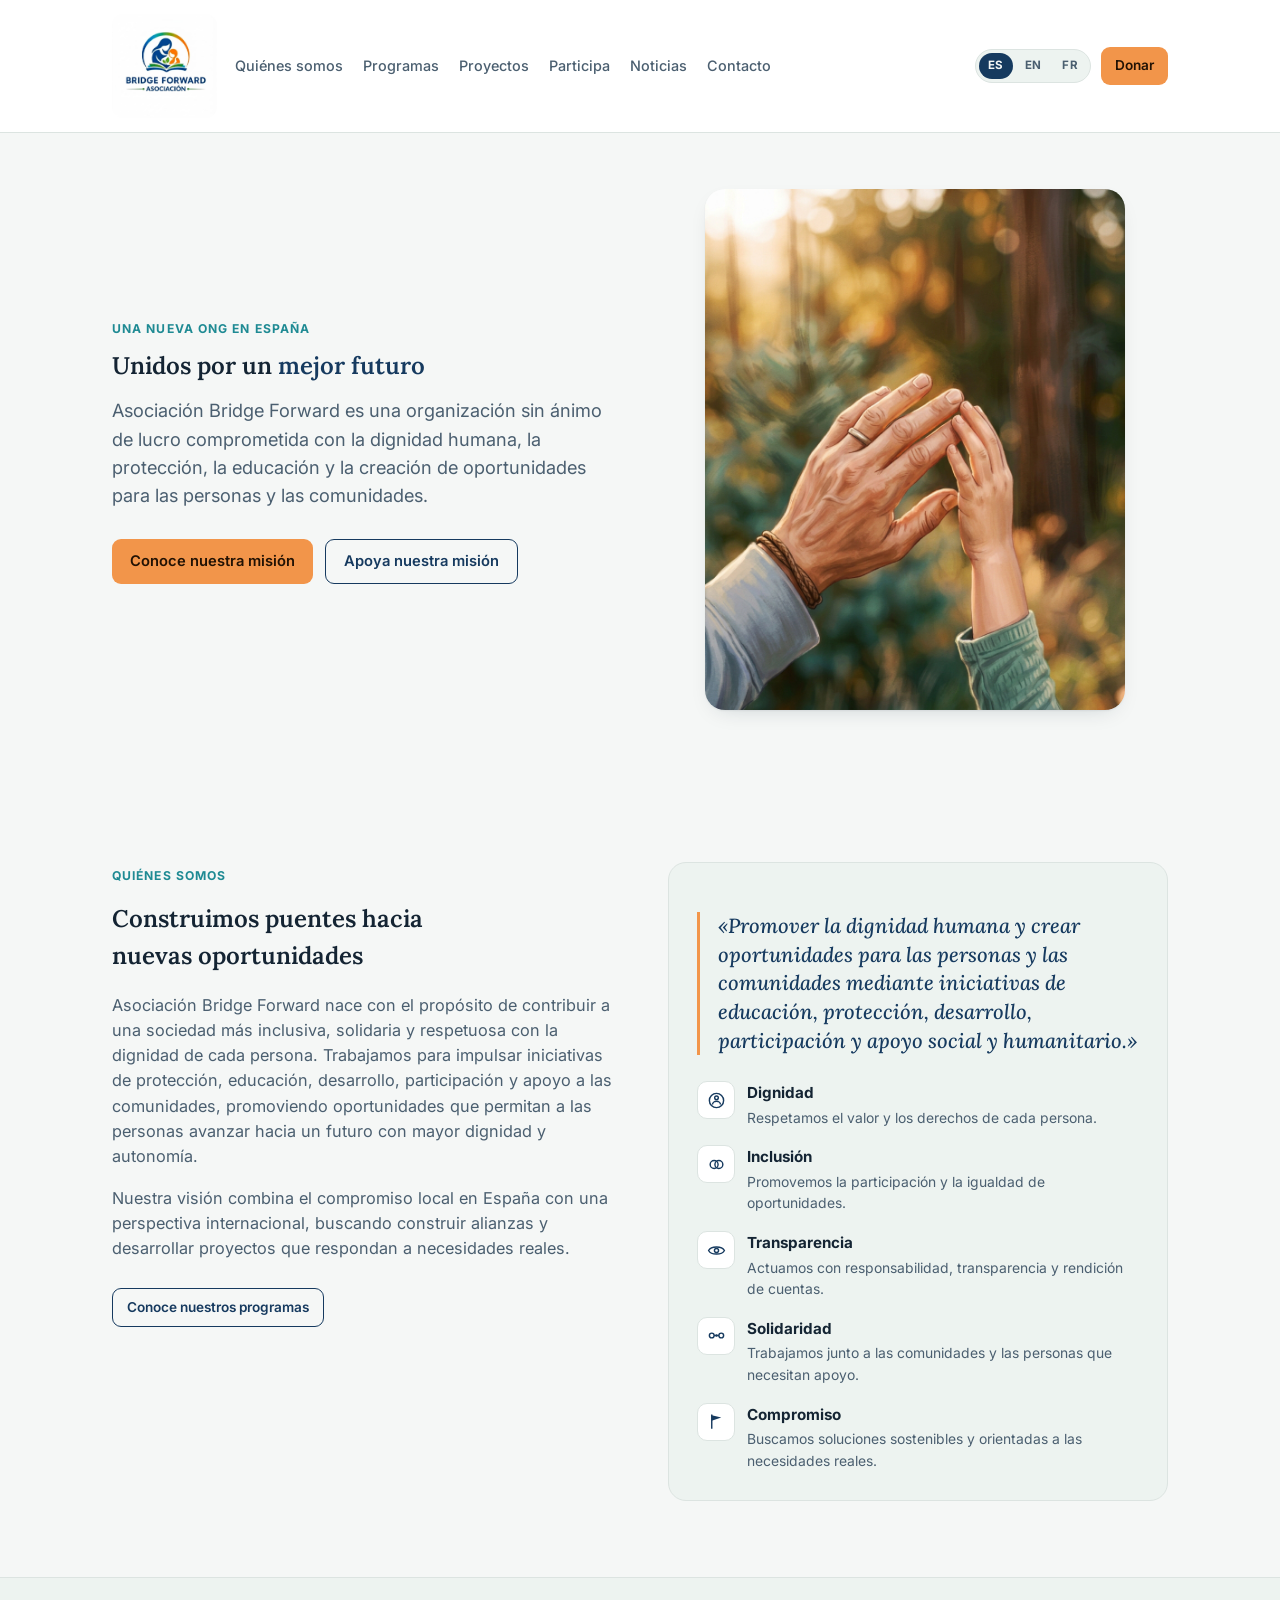
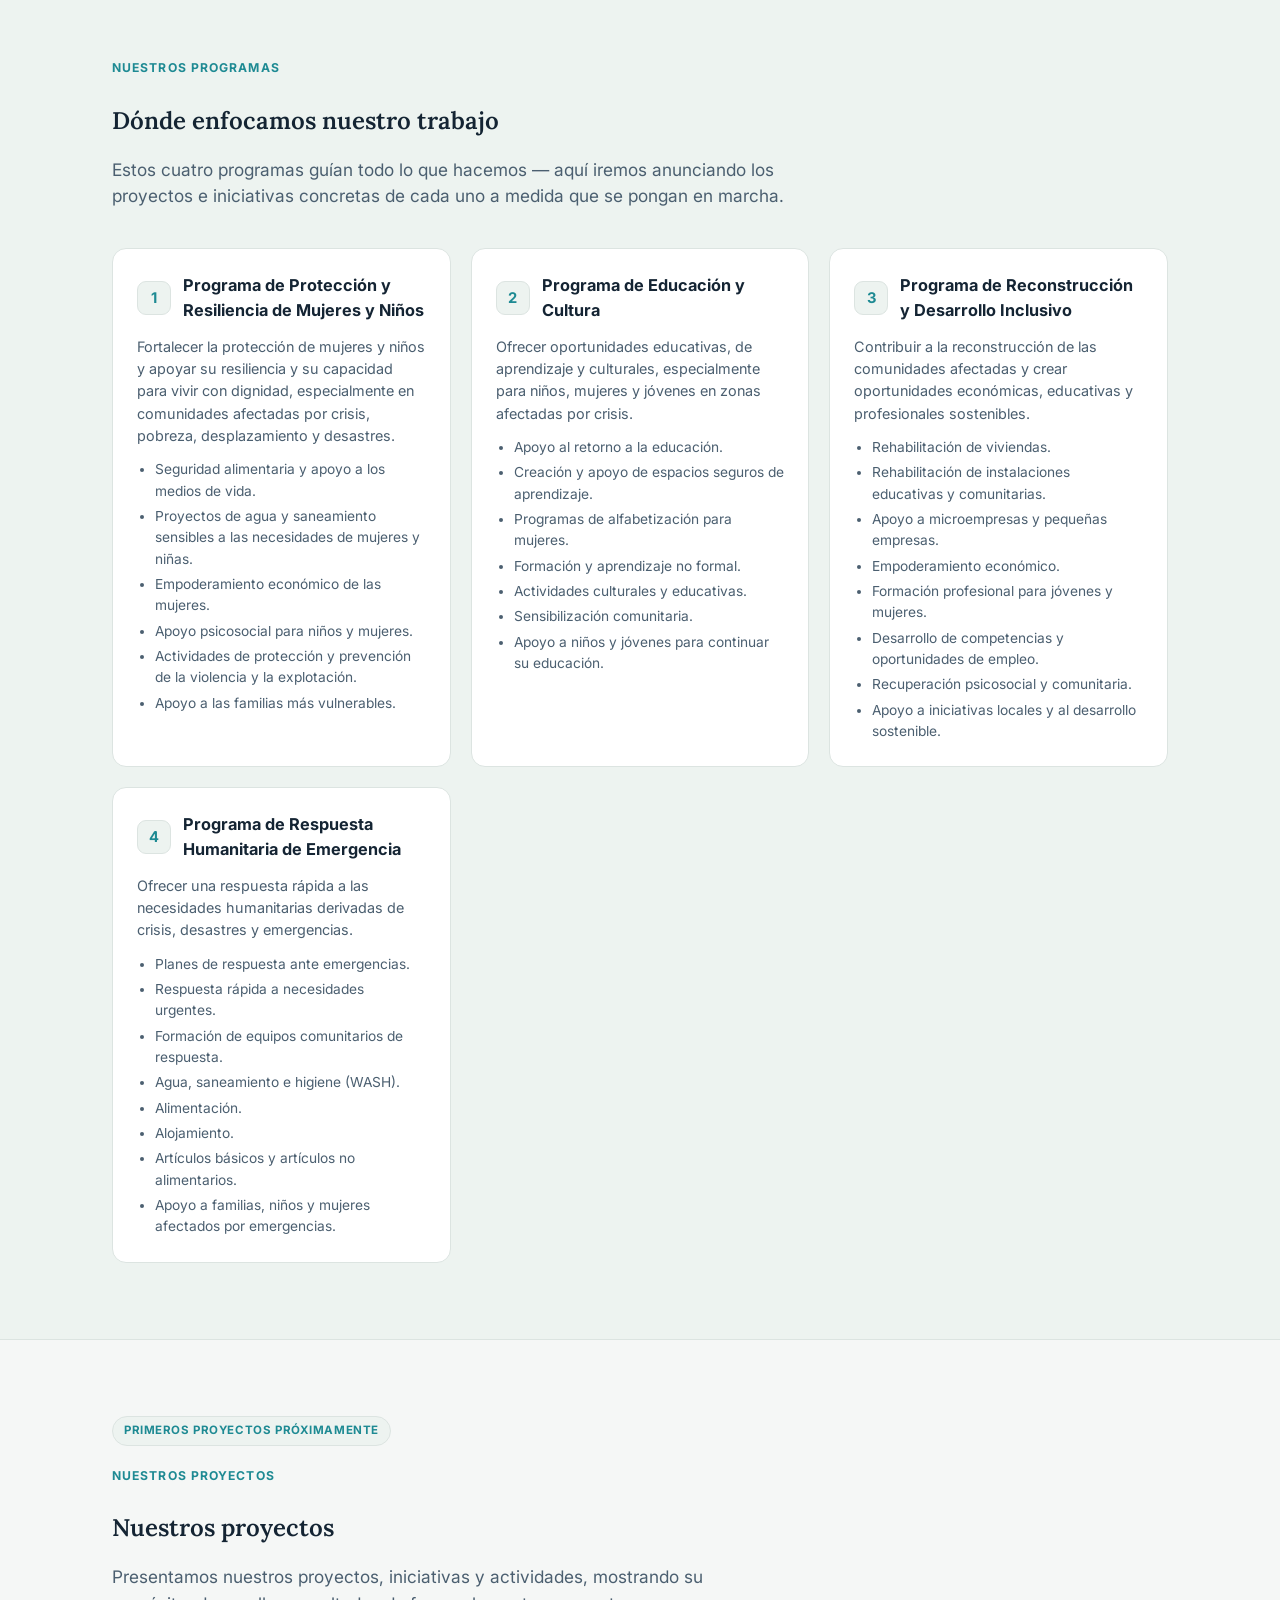
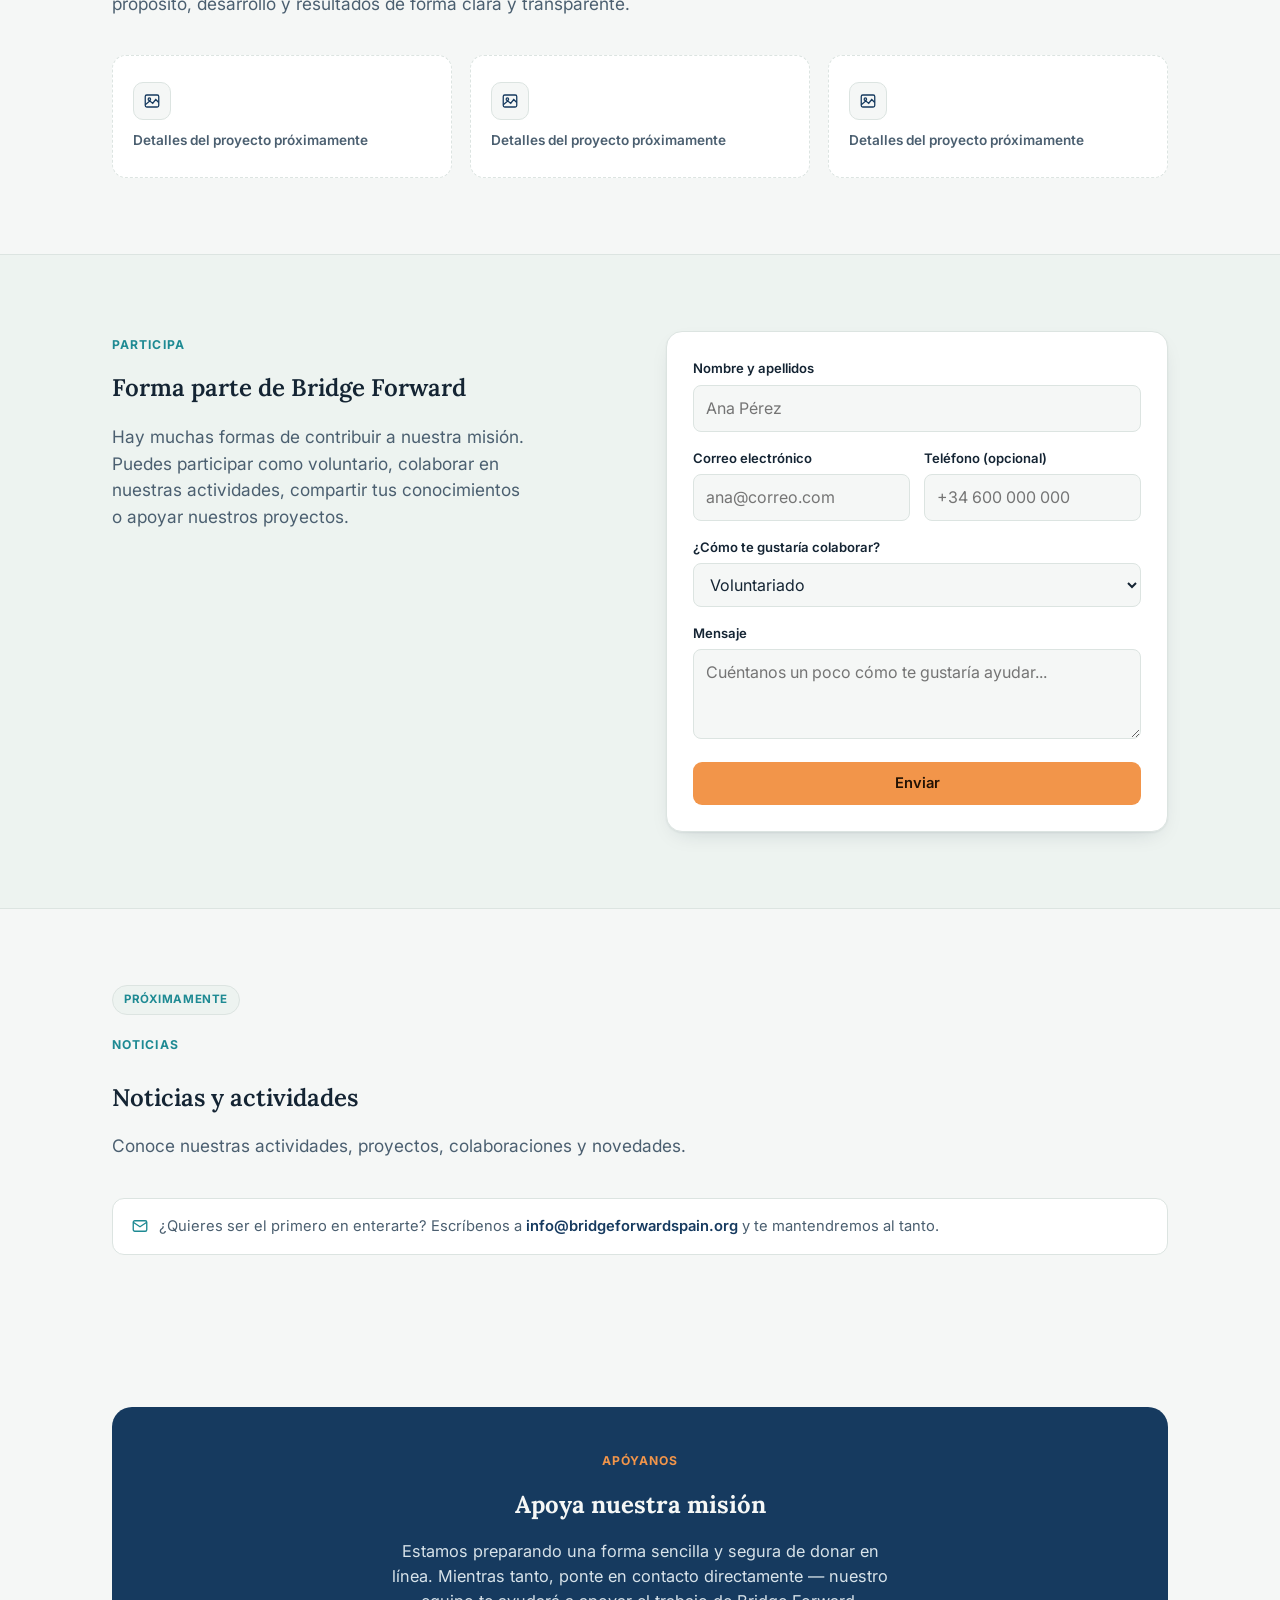
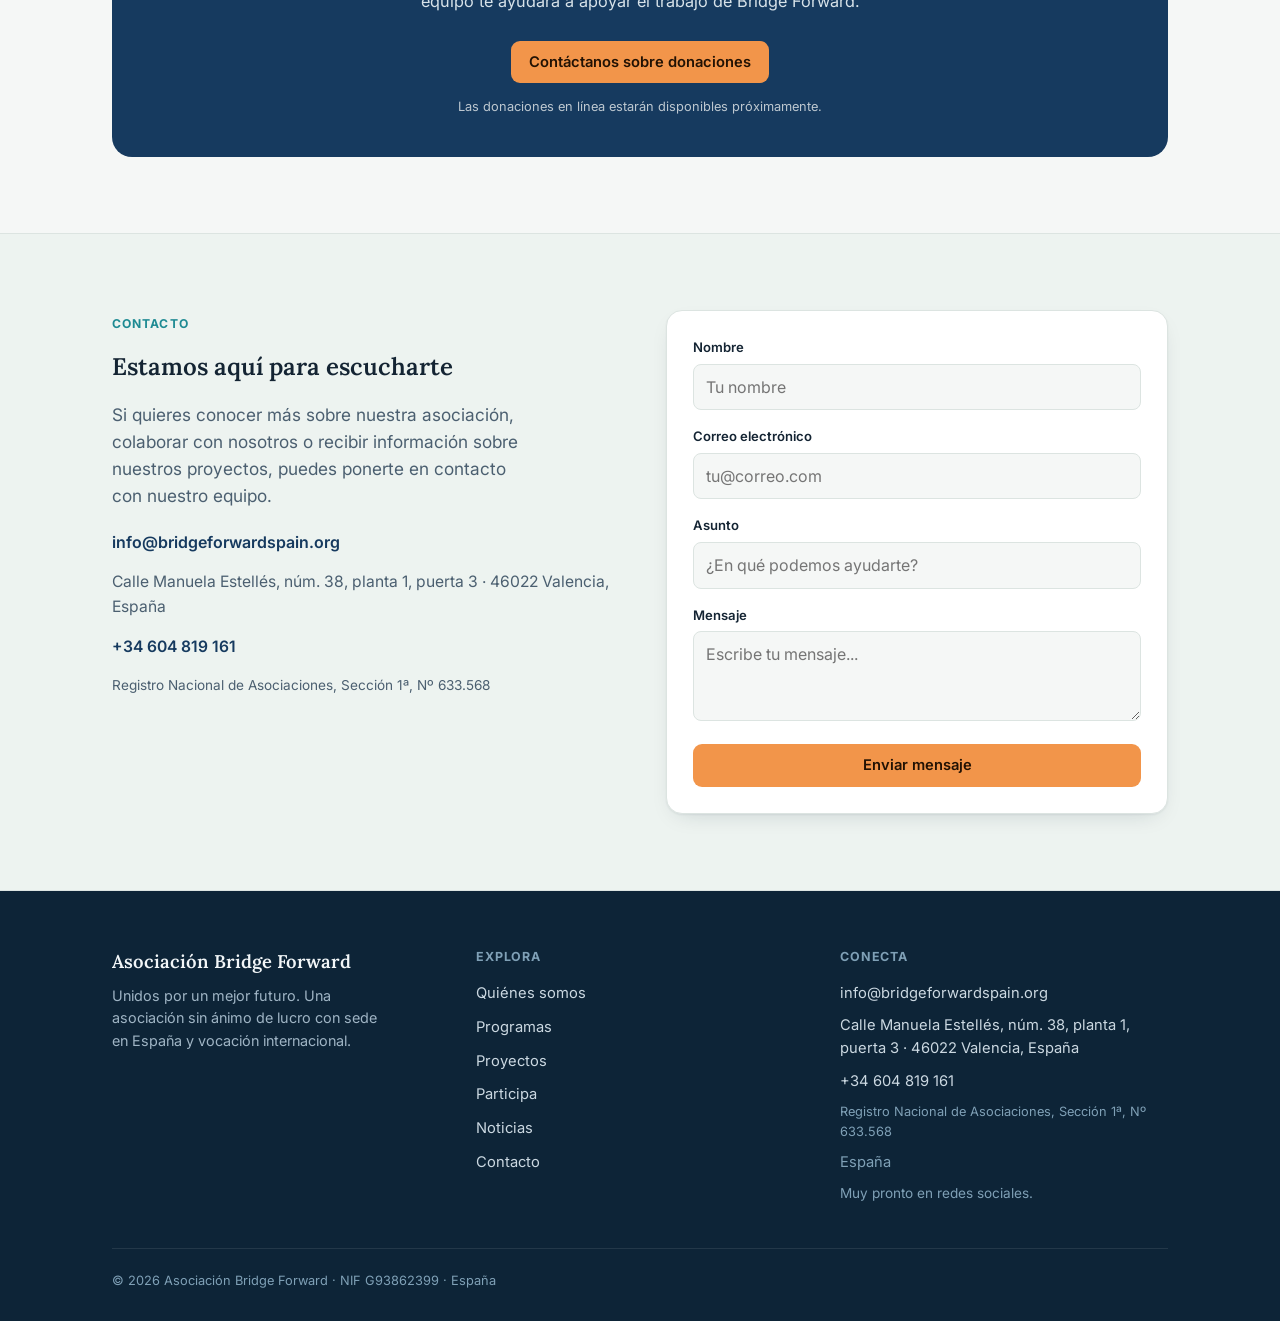
<file: index.html>
<!doctype html>
<html lang="es">
<head>
<meta charset="utf-8">
<meta name="viewport" content="width=device-width, initial-scale=1">
<title>Asociación Bridge Forward</title>
<meta name="description" id="metaDescription" content="Asociación Bridge Forward es una organización sin ánimo de lucro comprometida con la dignidad humana, la protección, la educación y la creación de oportunidades para las personas y las comunidades.">
<link rel="icon" href="/favicon.ico" sizes="any">
<link rel="icon" type="image/png" sizes="16x16" href="assets/favicon-16.png">
<link rel="icon" type="image/png" sizes="32x32" href="assets/favicon-32.png">
<link rel="icon" type="image/png" sizes="512x512" href="assets/favicon-512.png">
<link rel="apple-touch-icon" href="assets/apple-touch-icon.png">
<link rel="preconnect" href="https://fonts.googleapis.com">
<link rel="preconnect" href="https://fonts.gstatic.com" crossorigin>
<link rel="stylesheet" href="https://fonts.googleapis.com/css2?family=Lora:ital,wght@0,400;0,500;0,600;0,700;1,500&family=Inter:wght@400;500;600;700&display=swap">
<style>
:root{
  --bg:#F5F7F6; --surface:#FFFFFF; --surface-alt:#EDF3F0; --ink:#142433; --ink-soft:#4B5F70;
  --brand:#163A5F; --brand-deep:#0D2437; --teal:#1E8A93; --green:#3AA267; --orange:#F2954A; --orange-deep:#D97A2E;
  --border:#DCE4E1; --shadow:0 1px 2px rgba(14,36,55,.06), 0 8px 24px -12px rgba(14,36,55,.22);
}
*{box-sizing:border-box}
body{margin:0;background:var(--bg);color:var(--ink);font-family:"Inter",system-ui,-apple-system,"Segoe UI",sans-serif;line-height:1.55;-webkit-font-smoothing:antialiased}
h1,h2,h3{font-family:"Lora",Georgia,serif;margin:0;text-wrap:balance}
a{color:var(--brand);text-decoration:none}
a:hover{color:var(--orange-deep)}
button,input,select,textarea{font:inherit}
img,svg{display:block;max-width:100%}
input,select,textarea{width:100%;border:1px solid var(--border);border-radius:8px;background:var(--bg);color:var(--ink);padding:10px 12px}
textarea{resize:vertical;min-height:90px}
:focus-visible{outline:2.5px solid var(--orange);outline-offset:3px;border-radius:4px}
.lang-btn{border:0;background:none;font:inherit;font-size:.72rem;font-weight:700;letter-spacing:.03em;padding:4px 9px;border-radius:99px;color:var(--ink-soft);cursor:pointer}
.lang-btn.active{background:var(--brand);color:#F5F7F6;cursor:default}
</style>
</head>
<body>

<div style="width:100%;min-height:100vh;display:flex;flex-direction:column;background:var(--bg);color:var(--ink)">

<header style="background:var(--surface);border-bottom:1px solid var(--border)">
  <div style="max-width:1120px;margin-inline:auto;padding:14px clamp(20px,4vw,32px);display:flex;align-items:center;gap:18px;flex-wrap:wrap;row-gap:10px">
    <a href="#home" style="display:flex;align-items:center;gap:10px;flex:none">
      <img src="assets/logo.jpg" alt="Asociación Bridge Forward" style="height:104px;width:auto;border-radius:12px">
    </a>
    <nav aria-label="Primary" style="display:flex;gap:20px;flex-wrap:wrap;font-size:.9rem;font-weight:500">
      <a href="#about" style="color:var(--ink-soft)" data-i18n="nav.about">About</a>
      <a href="#programs" style="color:var(--ink-soft)" data-i18n="nav.programs">Programs</a>
      <a href="#projects" style="color:var(--ink-soft)" data-i18n="nav.projects">Projects</a>
      <a href="#involved" style="color:var(--ink-soft)" data-i18n="nav.involved">Get Involved</a>
      <a href="#news" style="color:var(--ink-soft)" data-i18n="nav.news">News</a>
      <a href="#contact" style="color:var(--ink-soft)" data-i18n="nav.contact">Contact</a>
    </nav>
    <div style="display:flex;align-items:center;gap:10px;margin-left:auto">
      <div role="group" aria-label="Language" style="display:flex;gap:3px;background:var(--surface-alt);border:1px solid var(--border);border-radius:99px;padding:3px">
        <button type="button" class="lang-btn" id="langEs" onclick="setLanguage('es')">ES</button>
        <button type="button" class="lang-btn" id="langEn" onclick="setLanguage('en')">EN</button>
        <button type="button" class="lang-btn" id="langFr" onclick="setLanguage('fr')">FR</button>
      </div>
      <a href="#donate" style="display:inline-flex;align-items:center;justify-content:center;border-radius:9px;font-weight:600;font-size:.85rem;padding:8px 14px;background:var(--orange);color:#221204" data-i18n="nav.donate">Donate</a>
    </div>
  </div>
</header>

<main>

  <section id="home" style="padding-block:56px 76px">
    <div style="max-width:1120px;margin-inline:auto;padding-inline:clamp(20px,4vw,32px);display:grid;grid-template-columns:repeat(auto-fit,minmax(340px,1fr));gap:44px;align-items:center">
      <div>
        <span style="display:inline-flex;align-items:center;gap:7px;font-size:.76rem;font-weight:700;letter-spacing:.09em;text-transform:uppercase;color:var(--teal);margin-bottom:14px" data-i18n="hero.eyebrow">A new non-profit in Spain</span>
        <h1 style="font-size:clamp(2.1rem,1.5rem+3vw,3.6rem);line-height:1.06;font-weight:600" data-i18n-html="hero.h1">United for a <em style="font-style:normal;color:var(--brand)">Better Future</em></h1>
        <p style="margin-top:18px;margin-bottom:30px;font-size:1.14rem;color:var(--ink-soft);max-width:560px" data-i18n="hero.p">Asociación Bridge Forward is a non-profit organization committed to human dignity, protection, education, and creating opportunities for people and communities.</p>
        <div style="display:flex;flex-wrap:wrap;gap:12px">
          <a href="#about" style="display:inline-flex;align-items:center;justify-content:center;border-radius:9px;font-weight:600;font-size:.92rem;padding:10px 18px;background:var(--orange);color:#221204" data-i18n="hero.cta1">Learn Our Mission</a>
          <a href="#donate" style="display:inline-flex;align-items:center;justify-content:center;border-radius:9px;font-weight:600;font-size:.92rem;padding:10px 18px;border:1px solid var(--brand);color:var(--brand)" data-i18n="hero.cta2">Support Our Mission</a>
        </div>
      </div>
      <img src="assets/hero.jpg" id="heroImg" alt="" style="width:100%;max-width:420px;margin-inline:auto;display:block;border-radius:20px;box-shadow:var(--shadow)">
    </div>
  </section>

  <section id="about" style="padding-block:76px">
    <div style="max-width:1120px;margin-inline:auto;padding-inline:clamp(20px,4vw,32px);display:grid;grid-template-columns:repeat(auto-fit,minmax(340px,1fr));gap:56px">
      <div>
        <span style="display:inline-flex;align-items:center;gap:7px;font-size:.76rem;font-weight:700;letter-spacing:.09em;text-transform:uppercase;color:var(--teal);margin-bottom:14px" data-i18n="about.eyebrow">Who We Are</span>
        <h2 style="font-size:clamp(1.7rem,1.3rem+1.6vw,2.5rem);font-weight:600;margin-bottom:18px" data-i18n="about.h2">Building Bridges to New Opportunities</h2>
        <p style="color:var(--ink-soft);font-size:1.02rem" data-i18n="about.p1">Asociación Bridge Forward was founded to help build a more inclusive society.</p>
        <p style="margin-top:14px;color:var(--ink-soft);font-size:1.02rem" data-i18n="about.p2">Our vision brings together local commitment in Spain with an international outlook.</p>
        <div style="margin-top:26px"><a href="#programs" style="display:inline-flex;align-items:center;justify-content:center;border-radius:9px;font-weight:600;font-size:.85rem;padding:8px 14px;border:1px solid var(--brand);color:var(--brand)" data-i18n="about.cta">See Our Programs</a></div>
      </div>
      <div style="background:var(--surface-alt);border:1px solid var(--border);border-radius:18px;padding:28px">
        <p style="font-family:'Lora',serif;font-weight:500;font-style:italic;font-size:1.28rem;line-height:1.4;color:var(--brand);border-left:3px solid var(--orange);padding-left:18px;margin-bottom:26px" data-i18n="mission.quote">"To promote human dignity..."</p>
        <div style="display:grid;gap:16px;grid-template-columns:repeat(auto-fit,minmax(220px,1fr))">
          <div style="display:flex;gap:12px">
            <span style="flex:none;width:38px;height:38px;border-radius:10px;background:var(--surface);border:1px solid var(--border);display:flex;align-items:center;justify-content:center;color:var(--brand)"><svg width="19" height="19" viewBox="0 0 24 24" style="fill:none;stroke:currentColor;stroke-width:1.8"><circle cx="12" cy="12" r="9"></circle><circle cx="12" cy="8.6" r="2.3"></circle><path d="M7,17 a5,4 0 0 1 10,0"></path></svg></span>
            <div><h4 style="font-family:'Inter',sans-serif;font-weight:700;font-size:.95rem;margin:0 0 3px" data-i18n="values.dignity.title">Dignity</h4><p style="margin:0;font-size:.87rem;color:var(--ink-soft)" data-i18n="values.dignity.desc">We respect the worth and rights of every person.</p></div>
          </div>
          <div style="display:flex;gap:12px">
            <span style="flex:none;width:38px;height:38px;border-radius:10px;background:var(--surface);border:1px solid var(--border);display:flex;align-items:center;justify-content:center;color:var(--brand)"><svg width="19" height="19" viewBox="0 0 24 24" style="fill:none;stroke:currentColor;stroke-width:1.8"><circle cx="9" cy="12" r="5"></circle><circle cx="15" cy="12" r="5"></circle></svg></span>
            <div><h4 style="font-family:'Inter',sans-serif;font-weight:700;font-size:.95rem;margin:0 0 3px" data-i18n="values.inclusion.title">Inclusion</h4><p style="margin:0;font-size:.87rem;color:var(--ink-soft)" data-i18n="values.inclusion.desc">We promote participation and equal opportunity.</p></div>
          </div>
          <div style="display:flex;gap:12px">
            <span style="flex:none;width:38px;height:38px;border-radius:10px;background:var(--surface);border:1px solid var(--border);display:flex;align-items:center;justify-content:center;color:var(--brand)"><svg width="19" height="19" viewBox="0 0 24 24" style="fill:none;stroke:currentColor;stroke-width:1.8"><path d="M2,12 C5,6 19,6 22,12 C19,18 5,18 2,12 Z"></path><circle cx="12" cy="12" r="2.6"></circle></svg></span>
            <div><h4 style="font-family:'Inter',sans-serif;font-weight:700;font-size:.95rem;margin:0 0 3px" data-i18n="values.transparency.title">Transparency</h4><p style="margin:0;font-size:.87rem;color:var(--ink-soft)" data-i18n="values.transparency.desc">We act with responsibility, openness, and accountability.</p></div>
          </div>
          <div style="display:flex;gap:12px">
            <span style="flex:none;width:38px;height:38px;border-radius:10px;background:var(--surface);border:1px solid var(--border);display:flex;align-items:center;justify-content:center;color:var(--brand)"><svg width="19" height="19" viewBox="0 0 24 24" style="fill:none;stroke:currentColor;stroke-width:1.8"><circle cx="6" cy="12" r="3"></circle><circle cx="18" cy="12" r="3"></circle><line x1="9" y1="12" x2="15" y2="12"></line><circle cx="12" cy="12" r="1.5" style="fill:currentColor;stroke:none"></circle></svg></span>
            <div><h4 style="font-family:'Inter',sans-serif;font-weight:700;font-size:.95rem;margin:0 0 3px" data-i18n="values.solidarity.title">Solidarity</h4><p style="margin:0;font-size:.87rem;color:var(--ink-soft)" data-i18n="values.solidarity.desc">We stand with the communities and people who need support.</p></div>
          </div>
          <div style="display:flex;gap:12px">
            <span style="flex:none;width:38px;height:38px;border-radius:10px;background:var(--surface);border:1px solid var(--border);display:flex;align-items:center;justify-content:center;color:var(--brand)"><svg width="19" height="19" viewBox="0 0 24 24" style="fill:none;stroke:currentColor;stroke-width:1.8"><line x1="6" y1="3" x2="6" y2="21"></line><path d="M6,4 L18,7 L6,11 Z" style="fill:currentColor;stroke:none"></path></svg></span>
            <div><h4 style="font-family:'Inter',sans-serif;font-weight:700;font-size:.95rem;margin:0 0 3px" data-i18n="values.commitment.title">Commitment</h4><p style="margin:0;font-size:.87rem;color:var(--ink-soft)" data-i18n="values.commitment.desc">We pursue sustainable solutions built around real needs.</p></div>
          </div>
        </div>
      </div>
    </div>
  </section>

  <section id="programs" style="padding-block:76px;background:var(--surface-alt);border-top:1px solid var(--border);border-bottom:1px solid var(--border)">
    <div style="max-width:1120px;margin-inline:auto;padding-inline:clamp(20px,4vw,32px)">
      <div style="max-width:680px;margin-bottom:38px">
        <span style="display:inline-flex;align-items:center;gap:7px;font-size:.76rem;font-weight:700;letter-spacing:.09em;text-transform:uppercase;color:var(--teal);margin-bottom:14px" data-i18n="programs.eyebrow">Our Programs</span>
        <h2 style="font-size:clamp(1.6rem,1.2rem+1.4vw,2.2rem);font-weight:600;margin:10px 0 14px" data-i18n="programs.h2">Where We Focus</h2>
        <p style="font-size:1.08rem;color:var(--ink-soft)" data-i18n="programs.p">These four programs guide everything we do — we'll announce the specific projects and initiatives under each here as they launch.</p>
      </div>
      <div style="display:grid;gap:20px;grid-template-columns:repeat(auto-fit,minmax(280px,1fr))">
        <div style="background:var(--surface);border:1px solid var(--border);border-radius:14px;padding:24px;display:flex;flex-direction:column;gap:12px">
          <div style="display:flex;align-items:center;gap:12px">
            <span style="display:flex;flex-shrink:0;width:34px;height:34px;border-radius:9px;background:var(--surface-alt);border:1px solid var(--border);align-items:center;justify-content:center;color:var(--teal);font-weight:700;font-size:.92rem">1</span>
            <h4 style="font-size:1.02rem;font-weight:700;margin:0" data-i18n="programs.p1.title">Women and Child Protection and Resilience Program</h4>
          </div>
          <p style="margin:0;font-size:.9rem;color:var(--ink-soft)" data-i18n="programs.p1.objective">Strengthening the protection of women and children and supporting their resilience and ability to live with dignity, especially in communities affected by crises, poverty, displacement, and disasters.</p>
          <ul data-i18n-html="programs.p1.areas" style="margin:0;padding-left:18px;font-size:.86rem;color:var(--ink-soft);display:flex;flex-direction:column;gap:4px">
            <li>Food security and livelihood support</li>
            <li>Water and sanitation projects sensitive to the needs of women and girls</li>
            <li>Economic empowerment of women</li>
            <li>Psychosocial support for children and women</li>
            <li>Protection and prevention activities against violence and exploitation</li>
            <li>Support for the most vulnerable families</li>
          </ul>
        </div>
        <div style="background:var(--surface);border:1px solid var(--border);border-radius:14px;padding:24px;display:flex;flex-direction:column;gap:12px">
          <div style="display:flex;align-items:center;gap:12px">
            <span style="display:flex;flex-shrink:0;width:34px;height:34px;border-radius:9px;background:var(--surface-alt);border:1px solid var(--border);align-items:center;justify-content:center;color:var(--teal);font-weight:700;font-size:.92rem">2</span>
            <h4 style="font-size:1.02rem;font-weight:700;margin:0" data-i18n="programs.p2.title">Education and Culture Program</h4>
          </div>
          <p style="margin:0;font-size:.9rem;color:var(--ink-soft)" data-i18n="programs.p2.objective">Providing educational, learning, and cultural opportunities, especially for children, women, and youth in crisis-affected areas.</p>
          <ul data-i18n-html="programs.p2.areas" style="margin:0;padding-left:18px;font-size:.86rem;color:var(--ink-soft);display:flex;flex-direction:column;gap:4px">
            <li>Supporting return to school</li>
            <li>Establishing and supporting safe learning spaces</li>
            <li>Literacy programs for women</li>
            <li>Non-formal training and learning</li>
            <li>Cultural and educational activities</li>
            <li>Community awareness-raising</li>
            <li>Supporting children and youth in continuing their education</li>
          </ul>
        </div>
        <div style="background:var(--surface);border:1px solid var(--border);border-radius:14px;padding:24px;display:flex;flex-direction:column;gap:12px">
          <div style="display:flex;align-items:center;gap:12px">
            <span style="display:flex;flex-shrink:0;width:34px;height:34px;border-radius:9px;background:var(--surface-alt);border:1px solid var(--border);align-items:center;justify-content:center;color:var(--teal);font-weight:700;font-size:.92rem">3</span>
            <h4 style="font-size:1.02rem;font-weight:700;margin:0" data-i18n="programs.p3.title">Reconstruction and Inclusive Development Program</h4>
          </div>
          <p style="margin:0;font-size:.9rem;color:var(--ink-soft)" data-i18n="programs.p3.objective">Contributing to the reconstruction of affected communities and creating sustainable economic, educational, and professional opportunities.</p>
          <ul data-i18n-html="programs.p3.areas" style="margin:0;padding-left:18px;font-size:.86rem;color:var(--ink-soft);display:flex;flex-direction:column;gap:4px">
            <li>Housing rehabilitation</li>
            <li>Rehabilitation of educational and community facilities</li>
            <li>Support for micro and small enterprises</li>
            <li>Economic empowerment</li>
            <li>Vocational training for youth and women</li>
            <li>Skills development and employment opportunities</li>
            <li>Psychosocial and community recovery</li>
            <li>Support for local initiatives and sustainable development</li>
          </ul>
        </div>
        <div style="background:var(--surface);border:1px solid var(--border);border-radius:14px;padding:24px;display:flex;flex-direction:column;gap:12px">
          <div style="display:flex;align-items:center;gap:12px">
            <span style="display:flex;flex-shrink:0;width:34px;height:34px;border-radius:9px;background:var(--surface-alt);border:1px solid var(--border);align-items:center;justify-content:center;color:var(--teal);font-weight:700;font-size:.92rem">4</span>
            <h4 style="font-size:1.02rem;font-weight:700;margin:0" data-i18n="programs.p4.title">Humanitarian Emergency Response Program</h4>
          </div>
          <p style="margin:0;font-size:.9rem;color:var(--ink-soft)" data-i18n="programs.p4.objective">Providing a rapid response to humanitarian needs resulting from crises, disasters, and emergencies.</p>
          <ul data-i18n-html="programs.p4.areas" style="margin:0;padding-left:18px;font-size:.86rem;color:var(--ink-soft);display:flex;flex-direction:column;gap:4px">
            <li>Emergency response plans</li>
            <li>Rapid response to urgent needs</li>
            <li>Training of community response teams</li>
            <li>Water, sanitation, and hygiene (WASH)</li>
            <li>Food</li>
            <li>Shelter</li>
            <li>Basic and non-food items</li>
            <li>Support for families, children, and women affected by emergencies</li>
          </ul>
        </div>
      </div>
    </div>
  </section>

  <section id="projects" style="padding-block:76px">
    <div style="max-width:1120px;margin-inline:auto;padding-inline:clamp(20px,4vw,32px)">
      <div style="max-width:640px;margin-bottom:38px">
        <span style="display:inline-block;font-size:.72rem;font-weight:700;letter-spacing:.05em;text-transform:uppercase;background:var(--surface-alt);color:var(--teal);border:1px solid var(--border);padding:5px 11px;border-radius:99px;margin-bottom:16px" data-i18n="projects.badge">First Projects Coming Soon</span><br>
        <span style="display:inline-flex;align-items:center;gap:7px;font-size:.76rem;font-weight:700;letter-spacing:.09em;text-transform:uppercase;color:var(--teal);margin-bottom:14px" data-i18n="projects.eyebrow">Our Projects</span>
        <h2 style="font-size:clamp(1.6rem,1.2rem+1.4vw,2.2rem);font-weight:600;margin:10px 0 14px" data-i18n="projects.h2">Our Projects</h2>
        <p style="font-size:1.08rem;color:var(--ink-soft)" data-i18n="projects.p">This is where we'll present our projects.</p>
      </div>
      <div style="display:grid;gap:18px;grid-template-columns:repeat(auto-fit,minmax(220px,1fr))">
        <div style="border:1.5px dashed var(--border);border-radius:14px;padding:26px 20px;display:flex;flex-direction:column;align-items:flex-start;gap:10px;color:var(--ink-soft);background:var(--surface)">
          <span style="display:flex;width:38px;height:38px;border-radius:10px;background:var(--bg);border:1px solid var(--border);align-items:center;justify-content:center;color:var(--brand)"><svg width="18" height="18" viewBox="0 0 24 24" style="fill:none;stroke:currentColor;stroke-width:1.7"><rect x="3" y="4" width="18" height="16" rx="2"></rect><circle cx="8.5" cy="9.5" r="1.6"></circle><path d="M3,17 L9,12 L13,15 L17,10 L21,14"></path></svg></span>
          <span style="font-size:.85rem;font-weight:600" data-i18n="projects.card">Project details coming soon</span>
        </div>
        <div style="border:1.5px dashed var(--border);border-radius:14px;padding:26px 20px;display:flex;flex-direction:column;align-items:flex-start;gap:10px;color:var(--ink-soft);background:var(--surface)">
          <span style="display:flex;width:38px;height:38px;border-radius:10px;background:var(--bg);border:1px solid var(--border);align-items:center;justify-content:center;color:var(--brand)"><svg width="18" height="18" viewBox="0 0 24 24" style="fill:none;stroke:currentColor;stroke-width:1.7"><rect x="3" y="4" width="18" height="16" rx="2"></rect><circle cx="8.5" cy="9.5" r="1.6"></circle><path d="M3,17 L9,12 L13,15 L17,10 L21,14"></path></svg></span>
          <span style="font-size:.85rem;font-weight:600" data-i18n="projects.card">Project details coming soon</span>
        </div>
        <div style="border:1.5px dashed var(--border);border-radius:14px;padding:26px 20px;display:flex;flex-direction:column;align-items:flex-start;gap:10px;color:var(--ink-soft);background:var(--surface)">
          <span style="display:flex;width:38px;height:38px;border-radius:10px;background:var(--bg);border:1px solid var(--border);align-items:center;justify-content:center;color:var(--brand)"><svg width="18" height="18" viewBox="0 0 24 24" style="fill:none;stroke:currentColor;stroke-width:1.7"><rect x="3" y="4" width="18" height="16" rx="2"></rect><circle cx="8.5" cy="9.5" r="1.6"></circle><path d="M3,17 L9,12 L13,15 L17,10 L21,14"></path></svg></span>
          <span style="font-size:.85rem;font-weight:600" data-i18n="projects.card">Project details coming soon</span>
        </div>
      </div>
    </div>
  </section>

  <section id="involved" style="padding-block:76px;background:var(--surface-alt);border-top:1px solid var(--border);border-bottom:1px solid var(--border)">
    <div style="max-width:1120px;margin-inline:auto;padding-inline:clamp(20px,4vw,32px);display:grid;grid-template-columns:repeat(auto-fit,minmax(340px,1fr));gap:52px">
      <div>
        <span style="display:inline-flex;align-items:center;gap:7px;font-size:.76rem;font-weight:700;letter-spacing:.09em;text-transform:uppercase;color:var(--teal);margin-bottom:14px" data-i18n="involved.eyebrow">Get Involved</span>
        <h2 style="font-size:clamp(1.6rem,1.2rem+1.4vw,2.2rem);font-weight:600;margin-bottom:14px" data-i18n="involved.h2">Be Part of Bridge Forward</h2>
        <p style="font-size:1.08rem;color:var(--ink-soft);max-width:420px" data-i18n="involved.p">There are many ways to support our mission.</p>
      </div>
      <form id="involveForm" style="background:var(--surface);border:1px solid var(--border);border-radius:16px;padding:26px;box-shadow:var(--shadow)">
        <div style="margin-bottom:16px">
          <label for="i-name" style="display:block;font-size:.82rem;font-weight:600;margin-bottom:6px" data-i18n="form.fullname">Full name</label>
          <input id="i-name" type="text" data-i18n-placeholder="form.fullname.placeholder">
        </div>
        <div style="display:grid;gap:14px;grid-template-columns:repeat(auto-fit,minmax(160px,1fr));margin-bottom:16px">
          <div>
            <label for="i-email" style="display:block;font-size:.82rem;font-weight:600;margin-bottom:6px" data-i18n="form.email">Email</label>
            <input id="i-email" type="email" data-i18n-placeholder="form.email.placeholder">
          </div>
          <div>
            <label for="i-phone" style="display:block;font-size:.82rem;font-weight:600;margin-bottom:6px" data-i18n="form.phone">Phone (optional)</label>
            <input id="i-phone" type="tel" data-i18n-placeholder="form.phone.placeholder">
          </div>
        </div>
        <div style="margin-bottom:16px">
          <label for="i-way" style="display:block;font-size:.82rem;font-weight:600;margin-bottom:6px" data-i18n="form.howhelp">How would you like to help?</label>
          <select id="i-way">
            <option data-i18n="form.opt1">Volunteering</option>
            <option data-i18n="form.opt2">Professional collaboration</option>
            <option data-i18n="form.opt3">Activities &amp; events</option>
            <option data-i18n="form.opt4">Spreading the word</option>
            <option data-i18n="form.opt5">Other</option>
          </select>
        </div>
        <div style="margin-bottom:16px">
          <label for="i-msg" style="display:block;font-size:.82rem;font-weight:600;margin-bottom:6px" data-i18n="form.message">Message</label>
          <textarea id="i-msg" data-i18n-placeholder="form.involve.placeholder"></textarea>
        </div>
        <button type="button" id="involveSendBtn" style="width:100%;display:inline-flex;align-items:center;justify-content:center;border-radius:9px;font-weight:600;font-size:.92rem;padding:10px 18px;background:var(--orange);color:#221204;border:0;cursor:pointer" data-i18n="form.send">Send</button>
        <p id="involveNote" style="display:none;font-size:.82rem;color:var(--ink-soft);margin:10px 0 0" data-i18n="form.note">This form isn't connected yet.</p>
      </form>
    </div>
  </section>

  <section id="news" style="padding-block:76px">
    <div style="max-width:1120px;margin-inline:auto;padding-inline:clamp(20px,4vw,32px)">
      <div style="max-width:640px;margin-bottom:38px">
        <span style="display:inline-block;font-size:.72rem;font-weight:700;letter-spacing:.05em;text-transform:uppercase;background:var(--surface-alt);color:var(--teal);border:1px solid var(--border);padding:5px 11px;border-radius:99px;margin-bottom:16px" data-i18n="news.badge">Stories Coming Soon</span><br>
        <span style="display:inline-flex;align-items:center;gap:7px;font-size:.76rem;font-weight:700;letter-spacing:.09em;text-transform:uppercase;color:var(--teal);margin-bottom:14px" data-i18n="news.eyebrow">News</span>
        <h2 style="font-size:clamp(1.6rem,1.2rem+1.4vw,2.2rem);font-weight:600;margin:10px 0 14px" data-i18n="news.h2">News &amp; Updates</h2>
        <p style="font-size:1.08rem;color:var(--ink-soft)" data-i18n="news.p">Follow our activities.</p>
      </div>
      <div style="display:flex;flex-wrap:wrap;align-items:center;gap:10px;background:var(--surface);border:1px solid var(--border);border-radius:12px;padding:16px 18px;font-size:.92rem;color:var(--ink-soft)">
        <svg width="18" height="18" viewBox="0 0 24 24" style="fill:none;stroke:var(--teal);stroke-width:1.8"><path d="M3,7 L12,13 L21,7"></path><rect x="3" y="5" width="18" height="14" rx="2"></rect></svg>
        <span data-i18n-html="news.emailNote">Want to be the first to know?</span>
      </div>
    </div>
  </section>

  <section id="donate" style="padding-block:76px">
    <div style="max-width:1120px;margin-inline:auto;padding-inline:clamp(20px,4vw,32px)">
      <div style="background:var(--brand);color:#F5F7F6;border-radius:20px;padding:40px 28px;text-align:center">
        <span style="display:inline-flex;align-items:center;gap:7px;font-size:.76rem;font-weight:700;letter-spacing:.09em;text-transform:uppercase;color:var(--orange)" data-i18n="donate.eyebrow">Support Us</span>
        <h2 style="color:#F5F7F6;font-size:clamp(1.7rem,1.3rem+1.6vw,2.4rem);margin-top:14px" data-i18n="donate.h2">Support Our Mission</h2>
        <p style="color:#D7E2E9;max-width:520px;margin:16px auto 26px;font-size:1.02rem" data-i18n="donate.p">We're setting up a simple, secure way to give online.</p>
        <a href="#contact" style="display:inline-flex;align-items:center;justify-content:center;border-radius:9px;font-weight:600;font-size:.92rem;padding:10px 18px;background:var(--orange);color:#221204" data-i18n="donate.cta">Contact Us About Giving</a>
        <small style="display:block;margin-top:14px;opacity:.75;font-size:.8rem" data-i18n="donate.small">Online giving launches soon.</small>
      </div>
    </div>
  </section>

  <section id="contact" style="padding-block:76px;background:var(--surface-alt);border-top:1px solid var(--border);border-bottom:1px solid var(--border)">
    <div style="max-width:1120px;margin-inline:auto;padding-inline:clamp(20px,4vw,32px);display:grid;grid-template-columns:repeat(auto-fit,minmax(340px,1fr));gap:52px">
      <div>
        <span style="display:inline-flex;align-items:center;gap:7px;font-size:.76rem;font-weight:700;letter-spacing:.09em;text-transform:uppercase;color:var(--teal);margin-bottom:14px" data-i18n="contact.eyebrow">Contact</span>
        <h2 style="font-size:clamp(1.6rem,1.2rem+1.4vw,2.2rem);font-weight:600;margin-bottom:14px" data-i18n="contact.h2">We're Here to Listen</h2>
        <p style="font-size:1.08rem;color:var(--ink-soft);max-width:420px" data-i18n="contact.p">Want to learn more about our association?</p>
        <p style="margin-top:20px;font-weight:600"><a href="mailto:info@bridgeforwardspain.org" style="color:var(--brand)">info@bridgeforwardspain.org</a></p>
        <p style="margin-top:8px;font-size:.98rem;color:var(--ink-soft)" data-i18n="contact.address">Calle Manuela Estellés, núm. 38, planta 1, puerta 3 · 46022 Valencia, España</p>
        <p style="margin-top:4px;font-size:.98rem"><a href="tel:+34604819161" style="color:var(--brand);font-weight:600">+34 604 819 161</a></p>
        <p style="margin-top:8px;font-size:.85rem;color:var(--ink-soft)" data-i18n="contact.registration">Registro Nacional de Asociaciones, Sección 1ª, Nº 633.568</p>
      </div>
      <form id="contactForm" style="background:var(--surface);border:1px solid var(--border);border-radius:16px;padding:26px;box-shadow:var(--shadow)">
        <div style="margin-bottom:16px">
          <label for="c-name" style="display:block;font-size:.82rem;font-weight:600;margin-bottom:6px" data-i18n="form2.name">Name</label>
          <input id="c-name" type="text" data-i18n-placeholder="form2.name.placeholder">
        </div>
        <div style="margin-bottom:16px">
          <label for="c-email" style="display:block;font-size:.82rem;font-weight:600;margin-bottom:6px" data-i18n="form2.email">Email</label>
          <input id="c-email" type="email" data-i18n-placeholder="form2.email.placeholder">
        </div>
        <div style="margin-bottom:16px">
          <label for="c-subject" style="display:block;font-size:.82rem;font-weight:600;margin-bottom:6px" data-i18n="form2.subject">Subject</label>
          <input id="c-subject" type="text" data-i18n-placeholder="form2.subject.placeholder">
        </div>
        <div style="margin-bottom:16px">
          <label for="c-msg" style="display:block;font-size:.82rem;font-weight:600;margin-bottom:6px" data-i18n="form.message">Message</label>
          <textarea id="c-msg" data-i18n-placeholder="form2.message.placeholder"></textarea>
        </div>
        <button type="button" id="contactSendBtn" style="width:100%;display:inline-flex;align-items:center;justify-content:center;border-radius:9px;font-weight:600;font-size:.92rem;padding:10px 18px;background:var(--orange);color:#221204;border:0;cursor:pointer" data-i18n="form2.send">Send Message</button>
        <p id="contactNote" style="display:none;font-size:.82rem;color:var(--ink-soft);margin:10px 0 0" data-i18n="form.note">This form isn't connected yet.</p>
      </form>
    </div>
  </section>

</main>

<footer style="background:var(--brand-deep);color:#CBD8E1">
  <div style="max-width:1120px;margin-inline:auto;padding:56px clamp(20px,4vw,32px) 30px">
    <div style="display:grid;gap:36px;grid-template-columns:repeat(auto-fit,minmax(220px,1fr))">
      <div>
        <span style="color:#F2F6F8;font-family:'Lora',serif;font-weight:600;font-size:1.15rem">Asociación Bridge Forward</span>
        <p style="margin-top:10px;font-size:.9rem;color:#9FB4C4;max-width:280px" data-i18n="footer.tagline">United for a better future.</p>
      </div>
      <div>
        <h5 style="font-size:.78rem;text-transform:uppercase;letter-spacing:.07em;color:#7FA0B6;margin:0 0 14px" data-i18n="footer.explore">Explore</h5>
        <ul style="list-style:none;margin:0;padding:0;display:flex;flex-direction:column;gap:9px">
          <li><a href="#about" style="color:#CBD8E1;font-size:.92rem" data-i18n="nav.about">About</a></li>
          <li><a href="#programs" style="color:#CBD8E1;font-size:.92rem" data-i18n="nav.programs">Programs</a></li>
          <li><a href="#projects" style="color:#CBD8E1;font-size:.92rem" data-i18n="nav.projects">Projects</a></li>
          <li><a href="#involved" style="color:#CBD8E1;font-size:.92rem" data-i18n="nav.involved">Get Involved</a></li>
          <li><a href="#news" style="color:#CBD8E1;font-size:.92rem" data-i18n="nav.news">News</a></li>
          <li><a href="#contact" style="color:#CBD8E1;font-size:.92rem" data-i18n="nav.contact">Contact</a></li>
        </ul>
      </div>
      <div>
        <h5 style="font-size:.78rem;text-transform:uppercase;letter-spacing:.07em;color:#7FA0B6;margin:0 0 14px" data-i18n="footer.connect">Connect</h5>
        <ul style="list-style:none;margin:0;padding:0;display:flex;flex-direction:column;gap:9px">
          <li><a href="mailto:info@bridgeforwardspain.org" style="color:#CBD8E1;font-size:.92rem">info@bridgeforwardspain.org</a></li>
          <li style="color:#CBD8E1;font-size:.92rem" data-i18n="contact.address">Calle Manuela Estellés, núm. 38, planta 1, puerta 3 · 46022 Valencia, España</li>
          <li><a href="tel:+34604819161" style="color:#CBD8E1;font-size:.92rem">+34 604 819 161</a></li>
          <li style="color:#7FA0B6;font-size:.8rem" data-i18n="contact.registration">Registro Nacional de Asociaciones, Sección 1ª, Nº 633.568</li>
          <li style="color:#7FA0B6;font-size:.92rem" data-i18n="footer.spain">Spain</li>
          <li style="color:#7FA0B6;font-size:.85rem" data-i18n="footer.followsoon">Follow us soon.</li>
        </ul>
      </div>
    </div>
    <div style="margin-top:44px;padding-top:22px;border-top:1px solid rgba(255,255,255,.09);font-size:.8rem;color:#7FA0B6">
      <span data-i18n="footer.legal">© 2026 Asociación Bridge Forward · NIF G93862399 · Spain</span>
    </div>
  </div>
</footer>

</div>

<script>
var translations = {
  es: {
    "nav.about":"Quiénes somos","nav.programs":"Programas","nav.projects":"Proyectos","nav.involved":"Participa","nav.news":"Noticias","nav.contact":"Contacto","nav.donate":"Donar",
    "hero.eyebrow":"Una nueva ONG en España",
    "hero.h1":"Unidos por un <em style=\"font-style:normal;color:var(--brand)\">mejor futuro</em>",
    "hero.p":"Asociación Bridge Forward es una organización sin ánimo de lucro comprometida con la dignidad humana, la protección, la educación y la creación de oportunidades para las personas y las comunidades.",
    "hero.cta1":"Conoce nuestra misión","hero.cta2":"Apoya nuestra misión",
    "hero.imgAlt":"Una mano adulta y la mano de un niño acercándose, casi tocándose",
    "about.eyebrow":"Quiénes somos","about.h2":"Construimos puentes hacia nuevas oportunidades",
    "about.p1":"Asociación Bridge Forward nace con el propósito de contribuir a una sociedad más inclusiva, solidaria y respetuosa con la dignidad de cada persona. Trabajamos para impulsar iniciativas de protección, educación, desarrollo, participación y apoyo a las comunidades, promoviendo oportunidades que permitan a las personas avanzar hacia un futuro con mayor dignidad y autonomía.",
    "about.p2":"Nuestra visión combina el compromiso local en España con una perspectiva internacional, buscando construir alianzas y desarrollar proyectos que respondan a necesidades reales.",
    "about.cta":"Conoce nuestros programas",
    "mission.quote":"«Promover la dignidad humana y crear oportunidades para las personas y las comunidades mediante iniciativas de educación, protección, desarrollo, participación y apoyo social y humanitario.»",
    "values.dignity.title":"Dignidad","values.dignity.desc":"Respetamos el valor y los derechos de cada persona.",
    "values.inclusion.title":"Inclusión","values.inclusion.desc":"Promovemos la participación y la igualdad de oportunidades.",
    "values.transparency.title":"Transparencia","values.transparency.desc":"Actuamos con responsabilidad, transparencia y rendición de cuentas.",
    "values.solidarity.title":"Solidaridad","values.solidarity.desc":"Trabajamos junto a las comunidades y las personas que necesitan apoyo.",
    "values.commitment.title":"Compromiso","values.commitment.desc":"Buscamos soluciones sostenibles y orientadas a las necesidades reales.",
    "programs.eyebrow":"Nuestros programas","programs.h2":"Dónde enfocamos nuestro trabajo",
    "programs.p":"Estos cuatro programas guían todo lo que hacemos — aquí iremos anunciando los proyectos e iniciativas concretas de cada uno a medida que se pongan en marcha.",
    "programs.p1.title":"Programa de Protección y Resiliencia de Mujeres y Niños",
    "programs.p1.objective":"Fortalecer la protección de mujeres y niños y apoyar su resiliencia y su capacidad para vivir con dignidad, especialmente en comunidades afectadas por crisis, pobreza, desplazamiento y desastres.",
    "programs.p1.areas":"<li>Seguridad alimentaria y apoyo a los medios de vida.</li><li>Proyectos de agua y saneamiento sensibles a las necesidades de mujeres y niñas.</li><li>Empoderamiento económico de las mujeres.</li><li>Apoyo psicosocial para niños y mujeres.</li><li>Actividades de protección y prevención de la violencia y la explotación.</li><li>Apoyo a las familias más vulnerables.</li>",
    "programs.p2.title":"Programa de Educación y Cultura",
    "programs.p2.objective":"Ofrecer oportunidades educativas, de aprendizaje y culturales, especialmente para niños, mujeres y jóvenes en zonas afectadas por crisis.",
    "programs.p2.areas":"<li>Apoyo al retorno a la educación.</li><li>Creación y apoyo de espacios seguros de aprendizaje.</li><li>Programas de alfabetización para mujeres.</li><li>Formación y aprendizaje no formal.</li><li>Actividades culturales y educativas.</li><li>Sensibilización comunitaria.</li><li>Apoyo a niños y jóvenes para continuar su educación.</li>",
    "programs.p3.title":"Programa de Reconstrucción y Desarrollo Inclusivo",
    "programs.p3.objective":"Contribuir a la reconstrucción de las comunidades afectadas y crear oportunidades económicas, educativas y profesionales sostenibles.",
    "programs.p3.areas":"<li>Rehabilitación de viviendas.</li><li>Rehabilitación de instalaciones educativas y comunitarias.</li><li>Apoyo a microempresas y pequeñas empresas.</li><li>Empoderamiento económico.</li><li>Formación profesional para jóvenes y mujeres.</li><li>Desarrollo de competencias y oportunidades de empleo.</li><li>Recuperación psicosocial y comunitaria.</li><li>Apoyo a iniciativas locales y al desarrollo sostenible.</li>",
    "programs.p4.title":"Programa de Respuesta Humanitaria de Emergencia",
    "programs.p4.objective":"Ofrecer una respuesta rápida a las necesidades humanitarias derivadas de crisis, desastres y emergencias.",
    "programs.p4.areas":"<li>Planes de respuesta ante emergencias.</li><li>Respuesta rápida a necesidades urgentes.</li><li>Formación de equipos comunitarios de respuesta.</li><li>Agua, saneamiento e higiene (WASH).</li><li>Alimentación.</li><li>Alojamiento.</li><li>Artículos básicos y artículos no alimentarios.</li><li>Apoyo a familias, niños y mujeres afectados por emergencias.</li>",
    "projects.badge":"Primeros proyectos próximamente","projects.eyebrow":"Nuestros proyectos","projects.h2":"Nuestros proyectos",
    "projects.p":"Presentamos nuestros proyectos, iniciativas y actividades, mostrando su propósito, desarrollo y resultados de forma clara y transparente.",
    "projects.card":"Detalles del proyecto próximamente",
    "involved.eyebrow":"Participa","involved.h2":"Forma parte de Bridge Forward",
    "involved.p":"Hay muchas formas de contribuir a nuestra misión. Puedes participar como voluntario, colaborar en nuestras actividades, compartir tus conocimientos o apoyar nuestros proyectos.",
    "form.fullname":"Nombre y apellidos","form.fullname.placeholder":"Ana Pérez",
    "form.email":"Correo electrónico","form.email.placeholder":"ana@correo.com",
    "form.phone":"Teléfono (opcional)","form.phone.placeholder":"+34 600 000 000",
    "form.howhelp":"¿Cómo te gustaría colaborar?",
    "form.opt1":"Voluntariado","form.opt2":"Colaboración profesional","form.opt3":"Actividades y eventos","form.opt4":"Difusión","form.opt5":"Otra",
    "form.message":"Mensaje","form.involve.placeholder":"Cuéntanos un poco cómo te gustaría ayudar...",
    "form.send":"Enviar",
    "form.note":"Este formulario aún no está conectado — mientras tanto, escríbenos directamente a info@bridgeforwardspain.org.",
    "news.badge":"Próximamente","news.eyebrow":"Noticias","news.h2":"Noticias y actividades",
    "news.p":"Conoce nuestras actividades, proyectos, colaboraciones y novedades.",
    "news.emailNote":"¿Quieres ser el primero en enterarte? Escríbenos a <a href=\"mailto:info@bridgeforwardspain.org\" style=\"color:var(--brand);font-weight:600\">info@bridgeforwardspain.org</a> y te mantendremos al tanto.",
    "donate.eyebrow":"Apóyanos","donate.h2":"Apoya nuestra misión",
    "donate.p":"Estamos preparando una forma sencilla y segura de donar en línea. Mientras tanto, ponte en contacto directamente — nuestro equipo te ayudará a apoyar el trabajo de Bridge Forward.",
    "donate.cta":"Contáctanos sobre donaciones","donate.small":"Las donaciones en línea estarán disponibles próximamente.",
    "contact.eyebrow":"Contacto","contact.h2":"Estamos aquí para escucharte",
    "contact.p":"Si quieres conocer más sobre nuestra asociación, colaborar con nosotros o recibir información sobre nuestros proyectos, puedes ponerte en contacto con nuestro equipo.",
    "contact.address":"Calle Manuela Estellés, núm. 38, planta 1, puerta 3 · 46022 Valencia, España",
    "contact.registration":"Registro Nacional de Asociaciones, Sección 1ª, Nº 633.568",
    "form2.name":"Nombre","form2.name.placeholder":"Tu nombre",
    "form2.email":"Correo electrónico","form2.email.placeholder":"tu@correo.com",
    "form2.subject":"Asunto","form2.subject.placeholder":"¿En qué podemos ayudarte?",
    "form2.message.placeholder":"Escribe tu mensaje...",
    "form2.send":"Enviar mensaje",
    "footer.tagline":"Unidos por un mejor futuro. Una asociación sin ánimo de lucro con sede en España y vocación internacional.",
    "footer.explore":"Explora","footer.connect":"Conecta","footer.spain":"España","footer.followsoon":"Muy pronto en redes sociales.",
    "footer.legal":"© 2026 Asociación Bridge Forward · NIF G93862399 · España",
    "meta.title":"Asociación Bridge Forward",
    "meta.description":"Asociación Bridge Forward es una organización sin ánimo de lucro comprometida con la dignidad humana, la protección, la educación y la creación de oportunidades para las personas y las comunidades."
  },
  en: {
    "nav.about":"About","nav.programs":"Programs","nav.projects":"Projects","nav.involved":"Get Involved","nav.news":"News","nav.contact":"Contact","nav.donate":"Donate",
    "hero.eyebrow":"A new non-profit in Spain",
    "hero.h1":"United for a <em style=\"font-style:normal;color:var(--brand)\">Better Future</em>",
    "hero.p":"Asociación Bridge Forward is a non-profit organization committed to human dignity, protection, education, and creating opportunities for people and communities.",
    "hero.cta1":"Learn Our Mission","hero.cta2":"Support Our Mission",
    "hero.imgAlt":"An adult's hand and a child's hand reaching toward each other, fingertips almost touching",
    "about.eyebrow":"Who We Are","about.h2":"Building Bridges to New Opportunities",
    "about.p1":"Asociación Bridge Forward was founded to help build a more inclusive society — one that stands in solidarity with, and respects the dignity of, every person. We work to advance initiatives in protection, education, development, participation, and community support, creating opportunities for people to move toward a future with greater dignity and independence.",
    "about.p2":"Our vision brings together local commitment in Spain with an international outlook — building partnerships and shaping projects that respond to real needs.",
    "about.cta":"See Our Programs",
    "mission.quote":"“To promote human dignity and create opportunities for people and communities through education, protection, development, participation, and social and humanitarian support.”",
    "values.dignity.title":"Dignity","values.dignity.desc":"We respect the worth and rights of every person.",
    "values.inclusion.title":"Inclusion","values.inclusion.desc":"We promote participation and equal opportunity.",
    "values.transparency.title":"Transparency","values.transparency.desc":"We act with responsibility, openness, and accountability.",
    "values.solidarity.title":"Solidarity","values.solidarity.desc":"We stand with the communities and people who need support.",
    "values.commitment.title":"Commitment","values.commitment.desc":"We pursue sustainable solutions built around real needs.",
    "programs.eyebrow":"Our Programs","programs.h2":"Where We Focus",
    "programs.p":"These four programs guide everything we do — we'll announce the specific projects and initiatives under each here as they launch.",
    "programs.p1.title":"Women and Child Protection and Resilience Program",
    "programs.p1.objective":"Strengthening the protection of women and children and supporting their resilience and ability to live with dignity, especially in communities affected by crises, poverty, displacement, and disasters.",
    "programs.p1.areas":"<li>Food security and livelihood support</li><li>Water and sanitation projects sensitive to the needs of women and girls</li><li>Economic empowerment of women</li><li>Psychosocial support for children and women</li><li>Protection and prevention activities against violence and exploitation</li><li>Support for the most vulnerable families</li>",
    "programs.p2.title":"Education and Culture Program",
    "programs.p2.objective":"Providing educational, learning, and cultural opportunities, especially for children, women, and youth in crisis-affected areas.",
    "programs.p2.areas":"<li>Supporting return to school</li><li>Establishing and supporting safe learning spaces</li><li>Literacy programs for women</li><li>Non-formal training and learning</li><li>Cultural and educational activities</li><li>Community awareness-raising</li><li>Supporting children and youth in continuing their education</li>",
    "programs.p3.title":"Reconstruction and Inclusive Development Program",
    "programs.p3.objective":"Contributing to the reconstruction of affected communities and creating sustainable economic, educational, and professional opportunities.",
    "programs.p3.areas":"<li>Housing rehabilitation</li><li>Rehabilitation of educational and community facilities</li><li>Support for micro and small enterprises</li><li>Economic empowerment</li><li>Vocational training for youth and women</li><li>Skills development and employment opportunities</li><li>Psychosocial and community recovery</li><li>Support for local initiatives and sustainable development</li>",
    "programs.p4.title":"Humanitarian Emergency Response Program",
    "programs.p4.objective":"Providing a rapid response to humanitarian needs resulting from crises, disasters, and emergencies.",
    "programs.p4.areas":"<li>Emergency response plans</li><li>Rapid response to urgent needs</li><li>Training of community response teams</li><li>Water, sanitation, and hygiene (WASH)</li><li>Food</li><li>Shelter</li><li>Basic and non-food items</li><li>Support for families, children, and women affected by emergencies</li>",
    "projects.badge":"First Projects Coming Soon","projects.eyebrow":"Our Projects","projects.h2":"Our Projects",
    "projects.p":"This is where we'll present our projects, initiatives, and activities — their purpose, progress, and results, shared clearly and transparently.",
    "projects.card":"Project details coming soon",
    "involved.eyebrow":"Get Involved","involved.h2":"Be Part of Bridge Forward",
    "involved.p":"There are many ways to support our mission. Volunteer, collaborate on our activities, share your skills and expertise, or support our projects directly.",
    "form.fullname":"Full name","form.fullname.placeholder":"Jane Doe",
    "form.email":"Email","form.email.placeholder":"jane@email.com",
    "form.phone":"Phone (optional)","form.phone.placeholder":"+34 600 000 000",
    "form.howhelp":"How would you like to help?",
    "form.opt1":"Volunteering","form.opt2":"Professional collaboration","form.opt3":"Activities & events","form.opt4":"Spreading the word","form.opt5":"Other",
    "form.message":"Message","form.involve.placeholder":"Tell us a bit about how you'd like to help...",
    "form.send":"Send",
    "form.note":"This form isn't connected yet — email us directly at info@bridgeforwardspain.org in the meantime.",
    "news.badge":"Stories Coming Soon","news.eyebrow":"News","news.h2":"News & Updates",
    "news.p":"Follow our activities, projects, partnerships, and the latest from Bridge Forward as we grow.",
    "news.emailNote":"Want to be the first to know? Email us at <a href=\"mailto:info@bridgeforwardspain.org\" style=\"color:var(--brand);font-weight:600\">info@bridgeforwardspain.org</a> and we'll keep you posted.",
    "donate.eyebrow":"Support Us","donate.h2":"Support Our Mission",
    "donate.p":"We're setting up a simple, secure way to give online. Until then, reach out directly — our team will help you support Bridge Forward's work.",
    "donate.cta":"Contact Us About Giving","donate.small":"Online giving launches soon.",
    "contact.eyebrow":"Contact","contact.h2":"We're Here to Listen",
    "contact.p":"Want to learn more about our association, collaborate with us, or get updates on our projects? Reach out to our team.",
    "contact.address":"Calle Manuela Estellés, 38, 1st floor, door 3 · 46022 Valencia, Spain",
    "contact.registration":"National Register of Associations, Section 1, No. 633,568",
    "form2.name":"Name","form2.name.placeholder":"Your name",
    "form2.email":"Email","form2.email.placeholder":"you@email.com",
    "form2.subject":"Subject","form2.subject.placeholder":"How can we help?",
    "form2.message.placeholder":"Write your message...",
    "form2.send":"Send Message",
    "footer.tagline":"United for a better future. A non-profit association based in Spain, working with an international outlook.",
    "footer.explore":"Explore","footer.connect":"Connect","footer.spain":"Spain","footer.followsoon":"Follow us soon — social channels launching shortly.",
    "footer.legal":"© 2026 Asociación Bridge Forward · NIF G93862399 · Spain",
    "meta.title":"Asociación Bridge Forward",
    "meta.description":"Asociación Bridge Forward is a non-profit organization committed to human dignity, protection, education, and creating opportunities for people and communities."
  },
  fr: {
    "nav.about":"À propos","nav.programs":"Programmes","nav.projects":"Projets","nav.involved":"S'impliquer","nav.news":"Actualités","nav.contact":"Contact","nav.donate":"Faire un don",
    "hero.eyebrow":"Une nouvelle association à but non lucratif en Espagne",
    "hero.h1":"Unis pour un <em style=\"font-style:normal;color:var(--brand)\">avenir meilleur</em>",
    "hero.p":"Asociación Bridge Forward est une organisation à but non lucratif engagée pour la dignité humaine, la protection, l'éducation et la création d'opportunités pour les personnes et les communautés.",
    "hero.cta1":"Découvrir notre mission","hero.cta2":"Soutenir notre mission",
    "hero.imgAlt":"Une main d'adulte et la main d'un enfant se rapprochant, sur le point de se toucher",
    "about.eyebrow":"Qui sommes-nous","about.h2":"Nous construisons des ponts vers de nouvelles opportunités",
    "about.p1":"Asociación Bridge Forward est née dans le but de contribuer à une société plus inclusive, solidaire et respectueuse de la dignité de chaque personne. Nous œuvrons pour faire progresser des initiatives de protection, d'éducation, de développement, de participation et de soutien aux communautés, en créant des opportunités qui permettent aux personnes d'avancer vers un avenir avec plus de dignité et d'autonomie.",
    "about.p2":"Notre vision associe un engagement local en Espagne à une perspective internationale, en construisant des partenariats et en développant des projets qui répondent à des besoins réels.",
    "about.cta":"Découvrir nos programmes",
    "mission.quote":"« Promouvoir la dignité humaine et créer des opportunités pour les personnes et les communautés à travers des initiatives d'éducation, de protection, de développement, de participation et de soutien social et humanitaire. »",
    "values.dignity.title":"Dignité","values.dignity.desc":"Nous respectons la valeur et les droits de chaque personne.",
    "values.inclusion.title":"Inclusion","values.inclusion.desc":"Nous favorisons la participation et l'égalité des chances.",
    "values.transparency.title":"Transparence","values.transparency.desc":"Nous agissons avec responsabilité, transparence et redevabilité.",
    "values.solidarity.title":"Solidarité","values.solidarity.desc":"Nous sommes aux côtés des communautés et des personnes qui ont besoin de soutien.",
    "values.commitment.title":"Engagement","values.commitment.desc":"Nous recherchons des solutions durables, construites autour de besoins réels.",
    "programs.eyebrow":"Nos programmes","programs.h2":"Nos axes d'action",
    "programs.p":"Ces quatre programmes guident tout notre travail — nous annoncerons ici les projets et initiatives concrets de chacun à mesure qu'ils seront lancés.",
    "programs.p1.title":"Programme de Protection et de Résilience des Femmes et des Enfants",
    "programs.p1.objective":"Renforcer la protection des femmes et des enfants et soutenir leur résilience et leur capacité à vivre dans la dignité, en particulier dans les communautés touchées par les crises, la pauvreté, le déplacement et les catastrophes.",
    "programs.p1.areas":"<li>Sécurité alimentaire et soutien aux moyens de subsistance</li><li>Projets d'eau et d'assainissement tenant compte des besoins des femmes et des filles</li><li>Autonomisation économique des femmes</li><li>Soutien psychosocial pour les enfants et les femmes</li><li>Activités de protection et de prévention contre la violence et l'exploitation</li><li>Soutien aux familles les plus vulnérables</li>",
    "programs.p2.title":"Programme d'Éducation et de Culture",
    "programs.p2.objective":"Offrir des opportunités éducatives, d'apprentissage et culturelles, en particulier pour les enfants, les femmes et les jeunes dans les zones touchées par les crises.",
    "programs.p2.areas":"<li>Soutien au retour à l'école</li><li>Création et soutien d'espaces d'apprentissage sûrs</li><li>Programmes d'alphabétisation pour les femmes</li><li>Formation et apprentissage non formels</li><li>Activités culturelles et éducatives</li><li>Sensibilisation communautaire</li><li>Soutien aux enfants et aux jeunes pour la poursuite de leurs études</li>",
    "programs.p3.title":"Programme de Reconstruction et de Développement Inclusif",
    "programs.p3.objective":"Contribuer à la reconstruction des communautés touchées et créer des opportunités économiques, éducatives et professionnelles durables.",
    "programs.p3.areas":"<li>Réhabilitation des logements</li><li>Réhabilitation des infrastructures éducatives et communautaires</li><li>Soutien aux micro et petites entreprises</li><li>Autonomisation économique</li><li>Formation professionnelle pour les jeunes et les femmes</li><li>Développement des compétences et opportunités d'emploi</li><li>Rétablissement psychosocial et communautaire</li><li>Soutien aux initiatives locales et au développement durable</li>",
    "programs.p4.title":"Programme de Réponse Humanitaire d'Urgence",
    "programs.p4.objective":"Fournir une réponse rapide aux besoins humanitaires résultant des crises, des catastrophes et des urgences.",
    "programs.p4.areas":"<li>Plans de réponse aux urgences</li><li>Réponse rapide aux besoins urgents</li><li>Formation des équipes communautaires de réponse</li><li>Eau, assainissement et hygiène (WASH)</li><li>Alimentation</li><li>Abri</li><li>Articles de première nécessité non alimentaires</li><li>Soutien aux familles, enfants et femmes touchés par les urgences</li>",
    "projects.badge":"Premiers projets bientôt disponibles","projects.eyebrow":"Nos projets","projects.h2":"Nos projets",
    "projects.p":"Nous présentons ici nos projets, initiatives et activités, en montrant leur objectif, leur avancement et leurs résultats de manière claire et transparente.",
    "projects.card":"Détails du projet à venir",
    "involved.eyebrow":"S'impliquer","involved.h2":"Rejoignez Bridge Forward",
    "involved.p":"Il existe de nombreuses façons de soutenir notre mission. Devenez bénévole, collaborez à nos activités, partagez vos compétences ou soutenez directement nos projets.",
    "form.fullname":"Nom complet","form.fullname.placeholder":"Claire Dupont",
    "form.email":"E-mail","form.email.placeholder":"claire@email.com",
    "form.phone":"Téléphone (facultatif)","form.phone.placeholder":"+33 6 00 00 00 00",
    "form.howhelp":"Comment souhaitez-vous nous aider ?",
    "form.opt1":"Bénévolat","form.opt2":"Collaboration professionnelle","form.opt3":"Activités et événements","form.opt4":"Faire connaître notre mission","form.opt5":"Autre",
    "form.message":"Message","form.involve.placeholder":"Dites-nous comment vous aimeriez nous aider...",
    "form.send":"Envoyer",
    "form.note":"Ce formulaire n'est pas encore connecté — écrivez-nous directement à info@bridgeforwardspain.org en attendant.",
    "news.badge":"Bientôt","news.eyebrow":"Actualités","news.h2":"Actualités et activités",
    "news.p":"Découvrez nos activités, projets, collaborations et dernières nouvelles.",
    "news.emailNote":"Vous souhaitez être informé en premier ? Écrivez-nous à <a href=\"mailto:info@bridgeforwardspain.org\" style=\"color:var(--brand);font-weight:600\">info@bridgeforwardspain.org</a> et nous vous tiendrons au courant.",
    "donate.eyebrow":"Nous soutenir","donate.h2":"Soutenez notre mission",
    "donate.p":"Nous mettons en place un moyen simple et sécurisé de faire un don en ligne. En attendant, contactez-nous directement — notre équipe vous aidera à soutenir le travail de Bridge Forward.",
    "donate.cta":"Nous contacter pour faire un don","donate.small":"Les dons en ligne seront bientôt disponibles.",
    "contact.eyebrow":"Contact","contact.h2":"Nous sommes là pour vous écouter",
    "contact.p":"Vous souhaitez en savoir plus sur notre association, collaborer avec nous ou recevoir des informations sur nos projets ? Contactez notre équipe.",
    "contact.address":"Calle Manuela Estellés, n° 38, 1er étage, porte 3 · 46022 Valencia, Espagne",
    "contact.registration":"Registre national des associations, Section 1, n° 633 568",
    "form2.name":"Nom","form2.name.placeholder":"Votre nom",
    "form2.email":"E-mail","form2.email.placeholder":"vous@email.com",
    "form2.subject":"Objet","form2.subject.placeholder":"Comment pouvons-nous vous aider ?",
    "form2.message.placeholder":"Écrivez votre message...",
    "form2.send":"Envoyer le message",
    "footer.tagline":"Unis pour un avenir meilleur. Une association à but non lucratif basée en Espagne, avec une vocation internationale.",
    "footer.explore":"Découvrir","footer.connect":"Contact","footer.spain":"Espagne","footer.followsoon":"Bientôt sur les réseaux sociaux.",
    "footer.legal":"© 2026 Asociación Bridge Forward · NIF G93862399 · Espagne",
    "meta.title":"Asociación Bridge Forward",
    "meta.description":"Asociación Bridge Forward est une organisation à but non lucratif engagée pour la dignité humaine, la protection, l'éducation et la création d'opportunités pour les personnes et les communautés."
  }
};

function setLanguage(lang) {
  var dict = translations[lang];
  if (!dict) return;
  document.documentElement.lang = lang;
  document.title = dict["meta.title"];
  var metaDesc = document.getElementById('metaDescription');
  if (metaDesc) metaDesc.setAttribute('content', dict["meta.description"]);

  document.querySelectorAll('[data-i18n]').forEach(function (el) {
    var key = el.getAttribute('data-i18n');
    if (dict[key] != null) el.textContent = dict[key];
  });
  document.querySelectorAll('[data-i18n-html]').forEach(function (el) {
    var key = el.getAttribute('data-i18n-html');
    if (dict[key] != null) el.innerHTML = dict[key];
  });
  document.querySelectorAll('[data-i18n-placeholder]').forEach(function (el) {
    var key = el.getAttribute('data-i18n-placeholder');
    if (dict[key] != null) el.setAttribute('placeholder', dict[key]);
  });
  var heroImg = document.getElementById('heroImg');
  if (heroImg && dict["hero.imgAlt"]) heroImg.alt = dict["hero.imgAlt"];

  ['es', 'en', 'fr'].forEach(function (code) {
    var btn = document.getElementById('lang' + code.charAt(0).toUpperCase() + code.slice(1));
    if (btn) btn.classList.toggle('active', code === lang);
  });

  try { localStorage.setItem('bf_lang', lang); } catch (e) {}
}

(function () {
  var saved = null;
  try { saved = localStorage.getItem('bf_lang'); } catch (e) {}
  setLanguage(saved && translations[saved] ? saved : 'es');

  function wireForm(btnId, noteId) {
    var btn = document.getElementById(btnId);
    var note = document.getElementById(noteId);
    if (!btn) return;
    btn.addEventListener('click', function () {
      if (note) note.style.display = 'block';
    });
  }
  wireForm('involveSendBtn', 'involveNote');
  wireForm('contactSendBtn', 'contactNote');
})();
</script>
</body>
</html>
</file>
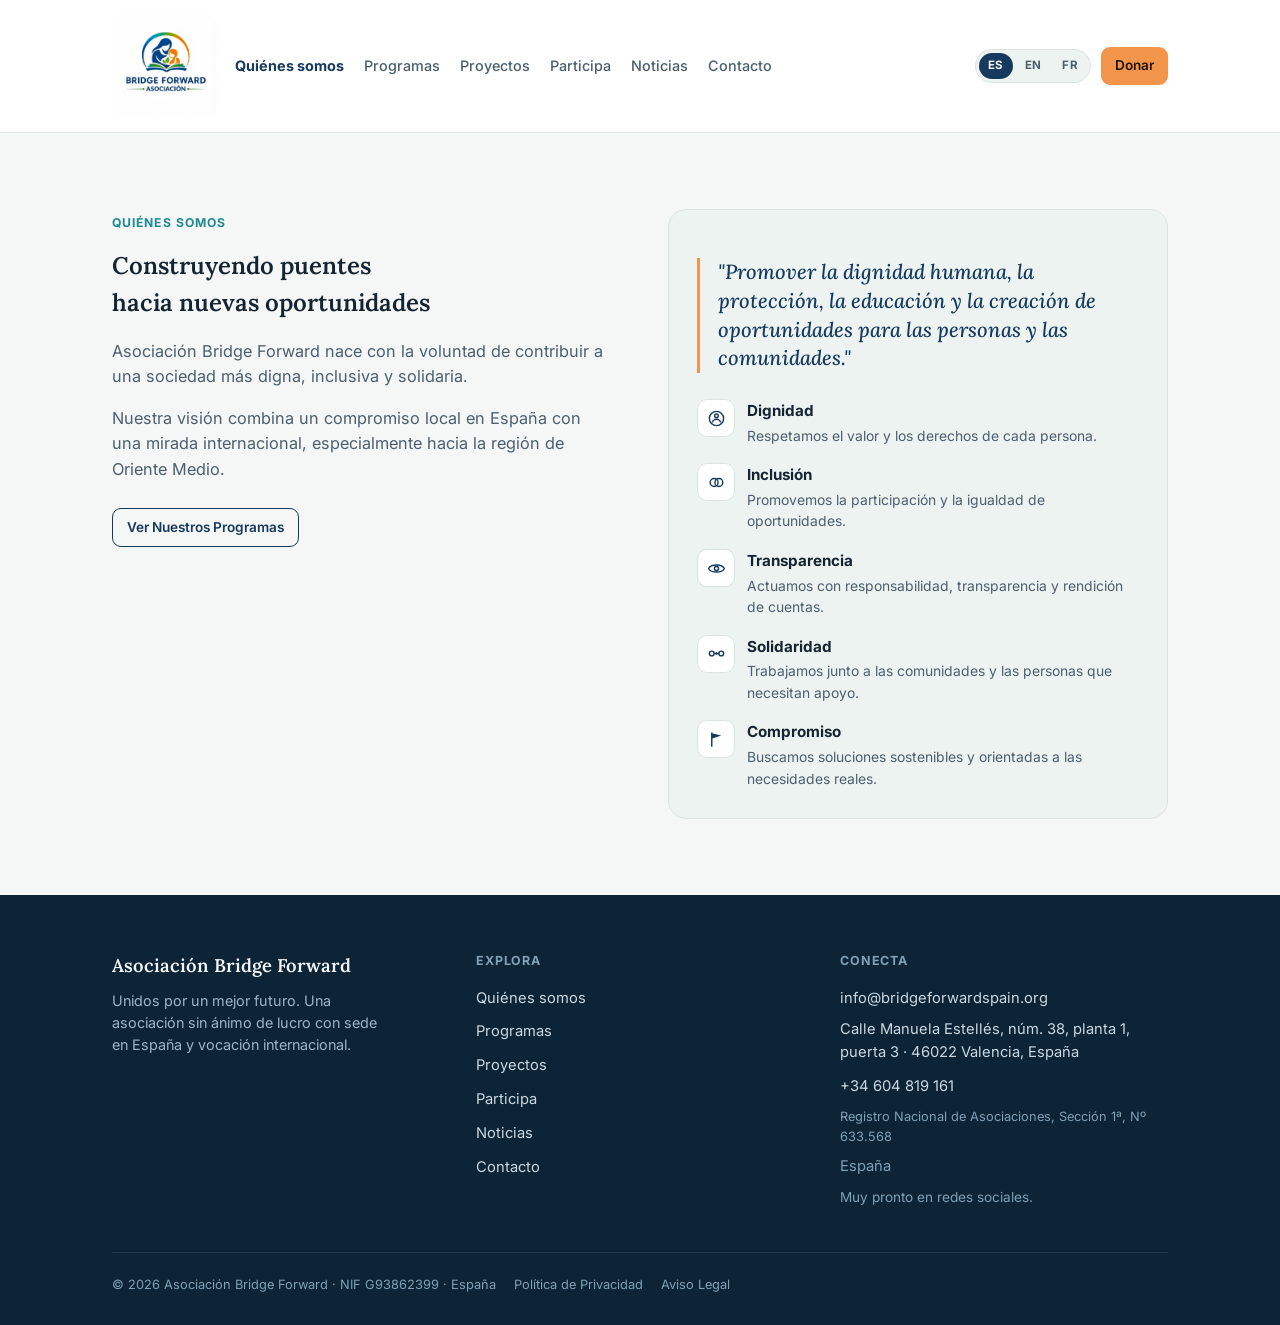
<file: about.html>
<!doctype html>
<html lang="es">
<head>
<meta charset="utf-8">
<meta name="viewport" content="width=device-width, initial-scale=1">
<title>Quiénes somos · Asociación Bridge Forward</title>
<meta name="description" id="metaDescription" content="Asociación Bridge Forward es una organización sin ánimo de lucro comprometida con la dignidad humana, la protección, la educación y la creación de oportunidades para las personas y las comunidades.">
<link rel="icon" href="/favicon.ico" sizes="any">
<link rel="icon" type="image/png" sizes="16x16" href="assets/favicon-16.png">
<link rel="icon" type="image/png" sizes="32x32" href="assets/favicon-32.png">
<link rel="icon" type="image/png" sizes="512x512" href="assets/favicon-512.png">
<link rel="apple-touch-icon" href="assets/apple-touch-icon.png">
<link rel="preconnect" href="https://fonts.googleapis.com">
<link rel="preconnect" href="https://fonts.gstatic.com" crossorigin>
<link rel="stylesheet" href="https://fonts.googleapis.com/css2?family=Lora:ital,wght@0,400;0,500;0,600;0,700;1,500&family=Inter:wght@400;500;600;700&display=swap">
<link rel="stylesheet" href="styles.css">
</head>
<body>

<div style="width:100%;min-height:100vh;display:flex;flex-direction:column;background:var(--bg);color:var(--ink)">

<header style="background:var(--surface);border-bottom:1px solid var(--border)">
  <div style="max-width:1120px;margin-inline:auto;padding:14px clamp(20px,4vw,32px);display:flex;align-items:center;gap:18px;flex-wrap:wrap;row-gap:10px">
    <a href="index.html" style="display:flex;align-items:center;gap:10px;flex:none">
      <img src="assets/logo.jpg" alt="Asociación Bridge Forward" style="height:104px;width:auto;border-radius:12px">
    </a>
    <nav aria-label="Primary" style="display:flex;gap:20px;flex-wrap:wrap;font-size:.9rem;font-weight:500">
      <a href="about.html" style="color:var(--brand);font-weight:700" data-i18n="nav.about">About</a>
      <a href="programs.html" style="color:var(--ink-soft)" data-i18n="nav.programs">Programs</a>
      <a href="projects.html" style="color:var(--ink-soft)" data-i18n="nav.projects">Projects</a>
      <a href="involved.html" style="color:var(--ink-soft)" data-i18n="nav.involved">Get Involved</a>
      <a href="news.html" style="color:var(--ink-soft)" data-i18n="nav.news">News</a>
      <a href="contact.html" style="color:var(--ink-soft)" data-i18n="nav.contact">Contact</a>
    </nav>
    <div style="display:flex;align-items:center;gap:10px;margin-left:auto">
      <div role="group" aria-label="Language" style="display:flex;gap:3px;background:var(--surface-alt);border:1px solid var(--border);border-radius:99px;padding:3px">
        <button type="button" class="lang-btn" id="langEs" onclick="setLanguage('es')">ES</button>
        <button type="button" class="lang-btn" id="langEn" onclick="setLanguage('en')">EN</button>
        <button type="button" class="lang-btn" id="langFr" onclick="setLanguage('fr')">FR</button>
      </div>
      <a href="donate.html" style="display:inline-flex;align-items:center;justify-content:center;border-radius:9px;font-weight:600;font-size:.85rem;padding:8px 14px;background:var(--orange);color:#221204" data-i18n="nav.donate">Donate</a>
    </div>
  </div>
</header>

<main>

  <section id="about" style="padding-block:76px">
    <div style="max-width:1120px;margin-inline:auto;padding-inline:clamp(20px,4vw,32px);display:grid;grid-template-columns:repeat(auto-fit,minmax(340px,1fr));gap:56px">
      <div>
        <span style="display:inline-flex;align-items:center;gap:7px;font-size:.76rem;font-weight:700;letter-spacing:.09em;text-transform:uppercase;color:var(--teal);margin-bottom:14px" data-i18n="about.eyebrow">Who We Are</span>
        <h2 style="font-size:clamp(1.7rem,1.3rem+1.6vw,2.5rem);font-weight:600;margin-bottom:18px" data-i18n="about.h2">Building Bridges to New Opportunities</h2>
        <p style="color:var(--ink-soft);font-size:1.02rem" data-i18n="about.p1">Asociación Bridge Forward was founded to help build a more inclusive society.</p>
        <p style="margin-top:14px;color:var(--ink-soft);font-size:1.02rem" data-i18n="about.p2">Our vision brings together local commitment in Spain with an international outlook.</p>
        <div style="margin-top:26px"><a href="programs.html" style="display:inline-flex;align-items:center;justify-content:center;border-radius:9px;font-weight:600;font-size:.85rem;padding:8px 14px;border:1px solid var(--brand);color:var(--brand)" data-i18n="about.cta">See Our Programs</a></div>
      </div>
      <div style="background:var(--surface-alt);border:1px solid var(--border);border-radius:18px;padding:28px">
        <p style="font-family:'Lora',serif;font-weight:500;font-style:italic;font-size:1.28rem;line-height:1.4;color:var(--brand);border-left:3px solid var(--orange);padding-left:18px;margin-bottom:26px" data-i18n="mission.quote">"To promote human dignity..."</p>
        <div style="display:grid;gap:16px;grid-template-columns:repeat(auto-fit,minmax(220px,1fr))">
          <div style="display:flex;gap:12px">
            <span style="flex:none;width:38px;height:38px;border-radius:10px;background:var(--surface);border:1px solid var(--border);display:flex;align-items:center;justify-content:center;color:var(--brand)"><svg width="19" height="19" viewBox="0 0 24 24" style="fill:none;stroke:currentColor;stroke-width:1.8"><circle cx="12" cy="12" r="9"></circle><circle cx="12" cy="8.6" r="2.3"></circle><path d="M7,17 a5,4 0 0 1 10,0"></path></svg></span>
            <div><h4 style="font-family:'Inter',sans-serif;font-weight:700;font-size:.95rem;margin:0 0 3px" data-i18n="values.dignity.title">Dignity</h4><p style="margin:0;font-size:.87rem;color:var(--ink-soft)" data-i18n="values.dignity.desc">We respect the worth and rights of every person.</p></div>
          </div>
          <div style="display:flex;gap:12px">
            <span style="flex:none;width:38px;height:38px;border-radius:10px;background:var(--surface);border:1px solid var(--border);display:flex;align-items:center;justify-content:center;color:var(--brand)"><svg width="19" height="19" viewBox="0 0 24 24" style="fill:none;stroke:currentColor;stroke-width:1.8"><circle cx="9" cy="12" r="5"></circle><circle cx="15" cy="12" r="5"></circle></svg></span>
            <div><h4 style="font-family:'Inter',sans-serif;font-weight:700;font-size:.95rem;margin:0 0 3px" data-i18n="values.inclusion.title">Inclusion</h4><p style="margin:0;font-size:.87rem;color:var(--ink-soft)" data-i18n="values.inclusion.desc">We promote participation and equal opportunity.</p></div>
          </div>
          <div style="display:flex;gap:12px">
            <span style="flex:none;width:38px;height:38px;border-radius:10px;background:var(--surface);border:1px solid var(--border);display:flex;align-items:center;justify-content:center;color:var(--brand)"><svg width="19" height="19" viewBox="0 0 24 24" style="fill:none;stroke:currentColor;stroke-width:1.8"><path d="M2,12 C5,6 19,6 22,12 C19,18 5,18 2,12 Z"></path><circle cx="12" cy="12" r="2.6"></circle></svg></span>
            <div><h4 style="font-family:'Inter',sans-serif;font-weight:700;font-size:.95rem;margin:0 0 3px" data-i18n="values.transparency.title">Transparency</h4><p style="margin:0;font-size:.87rem;color:var(--ink-soft)" data-i18n="values.transparency.desc">We act with responsibility, openness, and accountability.</p></div>
          </div>
          <div style="display:flex;gap:12px">
            <span style="flex:none;width:38px;height:38px;border-radius:10px;background:var(--surface);border:1px solid var(--border);display:flex;align-items:center;justify-content:center;color:var(--brand)"><svg width="19" height="19" viewBox="0 0 24 24" style="fill:none;stroke:currentColor;stroke-width:1.8"><circle cx="6" cy="12" r="3"></circle><circle cx="18" cy="12" r="3"></circle><line x1="9" y1="12" x2="15" y2="12"></line><circle cx="12" cy="12" r="1.5" style="fill:currentColor;stroke:none"></circle></svg></span>
            <div><h4 style="font-family:'Inter',sans-serif;font-weight:700;font-size:.95rem;margin:0 0 3px" data-i18n="values.solidarity.title">Solidarity</h4><p style="margin:0;font-size:.87rem;color:var(--ink-soft)" data-i18n="values.solidarity.desc">We stand with the communities and people who need support.</p></div>
          </div>
          <div style="display:flex;gap:12px">
            <span style="flex:none;width:38px;height:38px;border-radius:10px;background:var(--surface);border:1px solid var(--border);display:flex;align-items:center;justify-content:center;color:var(--brand)"><svg width="19" height="19" viewBox="0 0 24 24" style="fill:none;stroke:currentColor;stroke-width:1.8"><line x1="6" y1="3" x2="6" y2="21"></line><path d="M6,4 L18,7 L6,11 Z" style="fill:currentColor;stroke:none"></path></svg></span>
            <div><h4 style="font-family:'Inter',sans-serif;font-weight:700;font-size:.95rem;margin:0 0 3px" data-i18n="values.commitment.title">Commitment</h4><p style="margin:0;font-size:.87rem;color:var(--ink-soft)" data-i18n="values.commitment.desc">We pursue sustainable solutions built around real needs.</p></div>
          </div>
        </div>
      </div>
    </div>
  </section>

</main>

<footer style="background:var(--brand-deep);color:#CBD8E1">
  <div style="max-width:1120px;margin-inline:auto;padding:56px clamp(20px,4vw,32px) 30px">
    <div style="display:grid;gap:36px;grid-template-columns:repeat(auto-fit,minmax(220px,1fr))">
      <div>
        <span style="color:#F2F6F8;font-family:'Lora',serif;font-weight:600;font-size:1.15rem">Asociación Bridge Forward</span>
        <p style="margin-top:10px;font-size:.9rem;color:#9FB4C4;max-width:280px" data-i18n="footer.tagline">United for a better future.</p>
      </div>
      <div>
        <h5 style="font-size:.78rem;text-transform:uppercase;letter-spacing:.07em;color:#7FA0B6;margin:0 0 14px" data-i18n="footer.explore">Explore</h5>
        <ul style="list-style:none;margin:0;padding:0;display:flex;flex-direction:column;gap:9px">
          <li><a href="about.html" style="color:#CBD8E1;font-size:.92rem" data-i18n="nav.about">About</a></li>
          <li><a href="programs.html" style="color:#CBD8E1;font-size:.92rem" data-i18n="nav.programs">Programs</a></li>
          <li><a href="projects.html" style="color:#CBD8E1;font-size:.92rem" data-i18n="nav.projects">Projects</a></li>
          <li><a href="involved.html" style="color:#CBD8E1;font-size:.92rem" data-i18n="nav.involved">Get Involved</a></li>
          <li><a href="news.html" style="color:#CBD8E1;font-size:.92rem" data-i18n="nav.news">News</a></li>
          <li><a href="contact.html" style="color:#CBD8E1;font-size:.92rem" data-i18n="nav.contact">Contact</a></li>
        </ul>
      </div>
      <div>
        <h5 style="font-size:.78rem;text-transform:uppercase;letter-spacing:.07em;color:#7FA0B6;margin:0 0 14px" data-i18n="footer.connect">Connect</h5>
        <ul style="list-style:none;margin:0;padding:0;display:flex;flex-direction:column;gap:9px">
          <li><a href="mailto:info@bridgeforwardspain.org" style="color:#CBD8E1;font-size:.92rem">info@bridgeforwardspain.org</a></li>
          <li style="color:#CBD8E1;font-size:.92rem" data-i18n="contact.address">Calle Manuela Estellés, núm. 38, planta 1, puerta 3 · 46022 Valencia, España</li>
          <li><a href="tel:+34604819161" style="color:#CBD8E1;font-size:.92rem">+34 604 819 161</a></li>
          <li style="color:#7FA0B6;font-size:.8rem" data-i18n="contact.registration">Registro Nacional de Asociaciones, Sección 1ª, Nº 633.568</li>
          <li style="color:#7FA0B6;font-size:.92rem" data-i18n="footer.spain">Spain</li>
          <li style="color:#7FA0B6;font-size:.85rem" data-i18n="footer.followsoon">Follow us soon.</li>
        </ul>
      </div>
    </div>
    <div style="margin-top:44px;padding-top:22px;border-top:1px solid rgba(255,255,255,.09);font-size:.8rem;color:#7FA0B6;display:flex;flex-wrap:wrap;gap:6px 18px;align-items:center">
      <span data-i18n="footer.legal">© 2026 Asociación Bridge Forward · NIF G93862399 · Spain</span>
      <a href="privacy.html" style="color:#7FA0B6" data-i18n="footer.privacy">Privacy Policy</a>
      <a href="legal.html" style="color:#7FA0B6" data-i18n="footer.legalnotice">Legal Notice</a>
    </div>
  </div>
</footer>

</div>

<script>var PAGE_ID = "about";</script>
<script src="translations.js"></script>
</body>
</html>
</file>
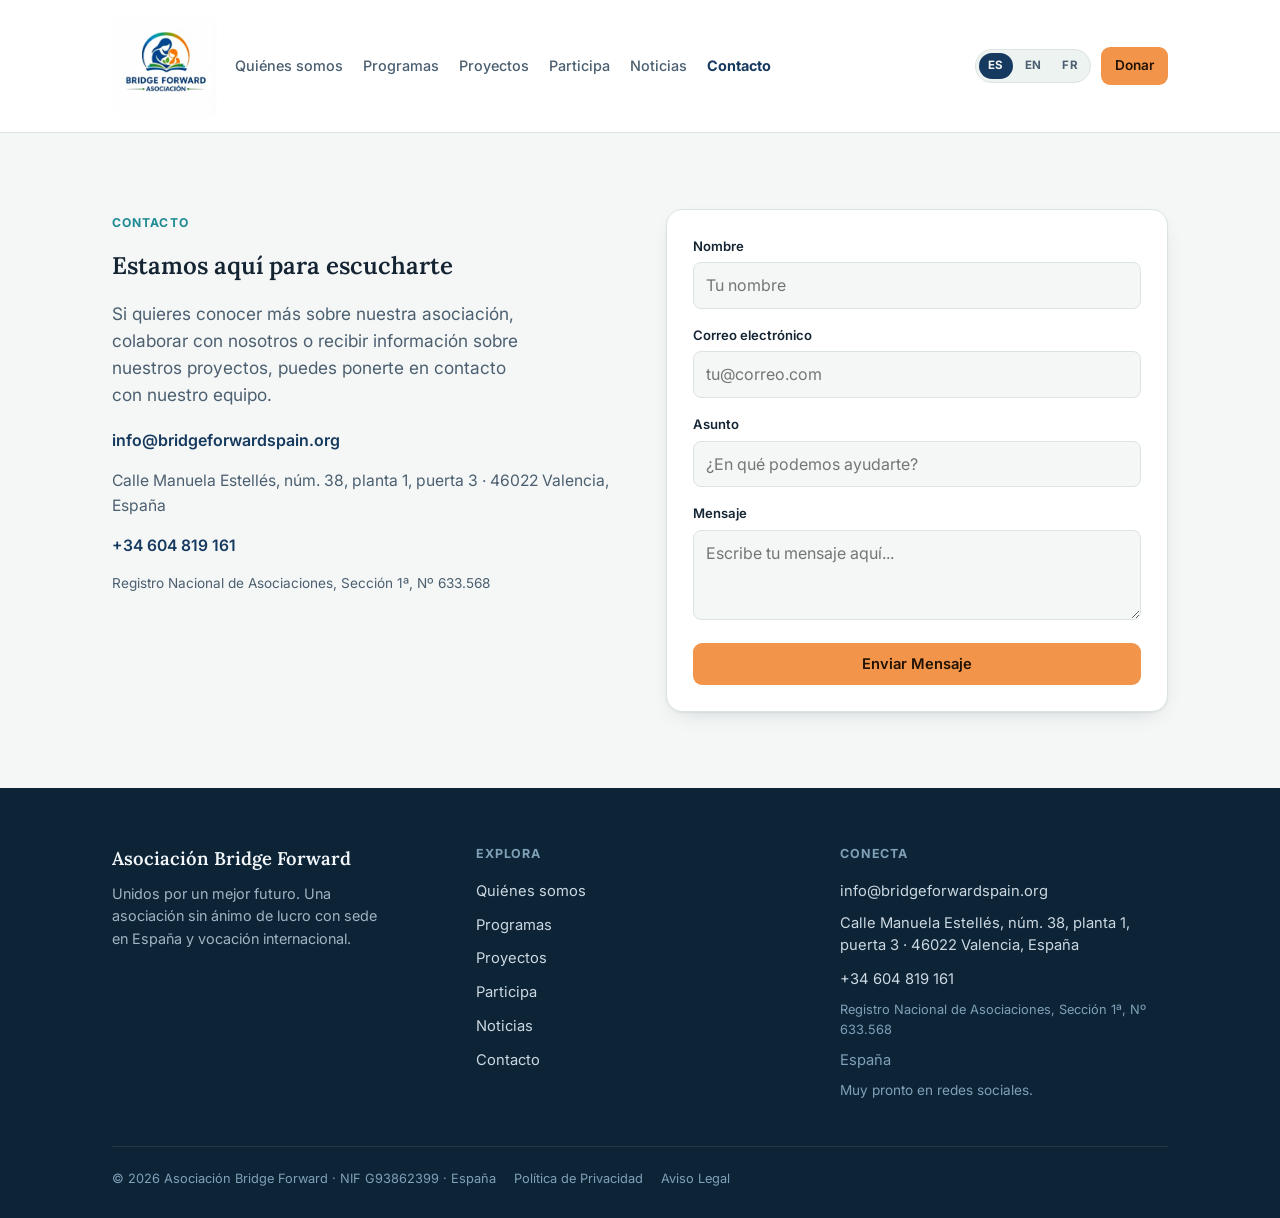
<file: contact.html>
<!doctype html>
<html lang="es">
<head>
<meta charset="utf-8">
<meta name="viewport" content="width=device-width, initial-scale=1">
<title>Contacto · Asociación Bridge Forward</title>
<meta name="description" id="metaDescription" content="Asociación Bridge Forward es una organización sin ánimo de lucro comprometida con la dignidad humana, la protección, la educación y la creación de oportunidades para las personas y las comunidades.">
<link rel="icon" href="/favicon.ico" sizes="any">
<link rel="icon" type="image/png" sizes="16x16" href="assets/favicon-16.png">
<link rel="icon" type="image/png" sizes="32x32" href="assets/favicon-32.png">
<link rel="icon" type="image/png" sizes="512x512" href="assets/favicon-512.png">
<link rel="apple-touch-icon" href="assets/apple-touch-icon.png">
<link rel="preconnect" href="https://fonts.googleapis.com">
<link rel="preconnect" href="https://fonts.gstatic.com" crossorigin>
<link rel="stylesheet" href="https://fonts.googleapis.com/css2?family=Lora:ital,wght@0,400;0,500;0,600;0,700;1,500&family=Inter:wght@400;500;600;700&display=swap">
<link rel="stylesheet" href="styles.css">
</head>
<body>

<div style="width:100%;min-height:100vh;display:flex;flex-direction:column;background:var(--bg);color:var(--ink)">

<header style="background:var(--surface);border-bottom:1px solid var(--border)">
  <div style="max-width:1120px;margin-inline:auto;padding:14px clamp(20px,4vw,32px);display:flex;align-items:center;gap:18px;flex-wrap:wrap;row-gap:10px">
    <a href="index.html" style="display:flex;align-items:center;gap:10px;flex:none">
      <img src="assets/logo.jpg" alt="Asociación Bridge Forward" style="height:104px;width:auto;border-radius:12px">
    </a>
    <nav aria-label="Primary" style="display:flex;gap:20px;flex-wrap:wrap;font-size:.9rem;font-weight:500">
      <a href="about.html" style="color:var(--ink-soft)" data-i18n="nav.about">About</a>
      <a href="programs.html" style="color:var(--ink-soft)" data-i18n="nav.programs">Programs</a>
      <a href="projects.html" style="color:var(--ink-soft)" data-i18n="nav.projects">Projects</a>
      <a href="involved.html" style="color:var(--ink-soft)" data-i18n="nav.involved">Get Involved</a>
      <a href="news.html" style="color:var(--ink-soft)" data-i18n="nav.news">News</a>
      <a href="contact.html" style="color:var(--brand);font-weight:700" data-i18n="nav.contact">Contact</a>
    </nav>
    <div style="display:flex;align-items:center;gap:10px;margin-left:auto">
      <div role="group" aria-label="Language" style="display:flex;gap:3px;background:var(--surface-alt);border:1px solid var(--border);border-radius:99px;padding:3px">
        <button type="button" class="lang-btn" id="langEs" onclick="setLanguage('es')">ES</button>
        <button type="button" class="lang-btn" id="langEn" onclick="setLanguage('en')">EN</button>
        <button type="button" class="lang-btn" id="langFr" onclick="setLanguage('fr')">FR</button>
      </div>
      <a href="donate.html" style="display:inline-flex;align-items:center;justify-content:center;border-radius:9px;font-weight:600;font-size:.85rem;padding:8px 14px;background:var(--orange);color:#221204" data-i18n="nav.donate">Donate</a>
    </div>
  </div>
</header>

<main>

  <section id="contact" style="padding-block:76px">
    <div style="max-width:1120px;margin-inline:auto;padding-inline:clamp(20px,4vw,32px);display:grid;grid-template-columns:repeat(auto-fit,minmax(340px,1fr));gap:52px">
      <div>
        <span style="display:inline-flex;align-items:center;gap:7px;font-size:.76rem;font-weight:700;letter-spacing:.09em;text-transform:uppercase;color:var(--teal);margin-bottom:14px" data-i18n="contact.eyebrow">Contact</span>
        <h2 style="font-size:clamp(1.6rem,1.2rem+1.4vw,2.2rem);font-weight:600;margin-bottom:14px" data-i18n="contact.h2">We're Here to Listen</h2>
        <p style="font-size:1.08rem;color:var(--ink-soft);max-width:420px" data-i18n="contact.p">Want to learn more about our association?</p>
        <p style="margin-top:20px;font-weight:600"><a href="mailto:info@bridgeforwardspain.org" style="color:var(--brand)">info@bridgeforwardspain.org</a></p>
        <p style="margin-top:8px;font-size:.98rem;color:var(--ink-soft)" data-i18n="contact.address">Calle Manuela Estellés, núm. 38, planta 1, puerta 3 · 46022 Valencia, España</p>
        <p style="margin-top:4px;font-size:.98rem"><a href="tel:+34604819161" style="color:var(--brand);font-weight:600">+34 604 819 161</a></p>
        <p style="margin-top:8px;font-size:.85rem;color:var(--ink-soft)" data-i18n="contact.registration">Registro Nacional de Asociaciones, Sección 1ª, Nº 633.568</p>
      </div>
      <form id="contactForm" style="background:var(--surface);border:1px solid var(--border);border-radius:16px;padding:26px;box-shadow:var(--shadow)">
        <div style="margin-bottom:16px">
          <label for="c-name" style="display:block;font-size:.82rem;font-weight:600;margin-bottom:6px" data-i18n="form2.name">Name</label>
          <input id="c-name" type="text" data-i18n-placeholder="form2.name.placeholder">
        </div>
        <div style="margin-bottom:16px">
          <label for="c-email" style="display:block;font-size:.82rem;font-weight:600;margin-bottom:6px" data-i18n="form2.email">Email</label>
          <input id="c-email" type="email" data-i18n-placeholder="form2.email.placeholder">
        </div>
        <div style="margin-bottom:16px">
          <label for="c-subject" style="display:block;font-size:.82rem;font-weight:600;margin-bottom:6px" data-i18n="form2.subject">Subject</label>
          <input id="c-subject" type="text" data-i18n-placeholder="form2.subject.placeholder">
        </div>
        <div style="margin-bottom:16px">
          <label for="c-msg" style="display:block;font-size:.82rem;font-weight:600;margin-bottom:6px" data-i18n="form.message">Message</label>
          <textarea id="c-msg" data-i18n-placeholder="form2.message.placeholder"></textarea>
        </div>
        <button type="button" id="contactSendBtn" style="width:100%;display:inline-flex;align-items:center;justify-content:center;border-radius:9px;font-weight:600;font-size:.92rem;padding:10px 18px;background:var(--orange);color:#221204;border:0;cursor:pointer" data-i18n="form2.send">Send Message</button>
        <p id="contactNote" style="display:none;font-size:.82rem;color:var(--ink-soft);margin:10px 0 0" data-i18n="form.note">This form isn't connected yet.</p>
      </form>
    </div>
  </section>

</main>

<footer style="background:var(--brand-deep);color:#CBD8E1">
  <div style="max-width:1120px;margin-inline:auto;padding:56px clamp(20px,4vw,32px) 30px">
    <div style="display:grid;gap:36px;grid-template-columns:repeat(auto-fit,minmax(220px,1fr))">
      <div>
        <span style="color:#F2F6F8;font-family:'Lora',serif;font-weight:600;font-size:1.15rem">Asociación Bridge Forward</span>
        <p style="margin-top:10px;font-size:.9rem;color:#9FB4C4;max-width:280px" data-i18n="footer.tagline">United for a better future.</p>
      </div>
      <div>
        <h5 style="font-size:.78rem;text-transform:uppercase;letter-spacing:.07em;color:#7FA0B6;margin:0 0 14px" data-i18n="footer.explore">Explore</h5>
        <ul style="list-style:none;margin:0;padding:0;display:flex;flex-direction:column;gap:9px">
          <li><a href="about.html" style="color:#CBD8E1;font-size:.92rem" data-i18n="nav.about">About</a></li>
          <li><a href="programs.html" style="color:#CBD8E1;font-size:.92rem" data-i18n="nav.programs">Programs</a></li>
          <li><a href="projects.html" style="color:#CBD8E1;font-size:.92rem" data-i18n="nav.projects">Projects</a></li>
          <li><a href="involved.html" style="color:#CBD8E1;font-size:.92rem" data-i18n="nav.involved">Get Involved</a></li>
          <li><a href="news.html" style="color:#CBD8E1;font-size:.92rem" data-i18n="nav.news">News</a></li>
          <li><a href="contact.html" style="color:#CBD8E1;font-size:.92rem" data-i18n="nav.contact">Contact</a></li>
        </ul>
      </div>
      <div>
        <h5 style="font-size:.78rem;text-transform:uppercase;letter-spacing:.07em;color:#7FA0B6;margin:0 0 14px" data-i18n="footer.connect">Connect</h5>
        <ul style="list-style:none;margin:0;padding:0;display:flex;flex-direction:column;gap:9px">
          <li><a href="mailto:info@bridgeforwardspain.org" style="color:#CBD8E1;font-size:.92rem">info@bridgeforwardspain.org</a></li>
          <li style="color:#CBD8E1;font-size:.92rem" data-i18n="contact.address">Calle Manuela Estellés, núm. 38, planta 1, puerta 3 · 46022 Valencia, España</li>
          <li><a href="tel:+34604819161" style="color:#CBD8E1;font-size:.92rem">+34 604 819 161</a></li>
          <li style="color:#7FA0B6;font-size:.8rem" data-i18n="contact.registration">Registro Nacional de Asociaciones, Sección 1ª, Nº 633.568</li>
          <li style="color:#7FA0B6;font-size:.92rem" data-i18n="footer.spain">Spain</li>
          <li style="color:#7FA0B6;font-size:.85rem" data-i18n="footer.followsoon">Follow us soon.</li>
        </ul>
      </div>
    </div>
    <div style="margin-top:44px;padding-top:22px;border-top:1px solid rgba(255,255,255,.09);font-size:.8rem;color:#7FA0B6;display:flex;flex-wrap:wrap;gap:6px 18px;align-items:center">
      <span data-i18n="footer.legal">© 2026 Asociación Bridge Forward · NIF G93862399 · Spain</span>
      <a href="privacy.html" style="color:#7FA0B6" data-i18n="footer.privacy">Privacy Policy</a>
      <a href="legal.html" style="color:#7FA0B6" data-i18n="footer.legalnotice">Legal Notice</a>
    </div>
  </div>
</footer>

</div>

<script>var PAGE_ID = "contact";</script>
<script src="translations.js"></script>
</body>
</html>
</file>
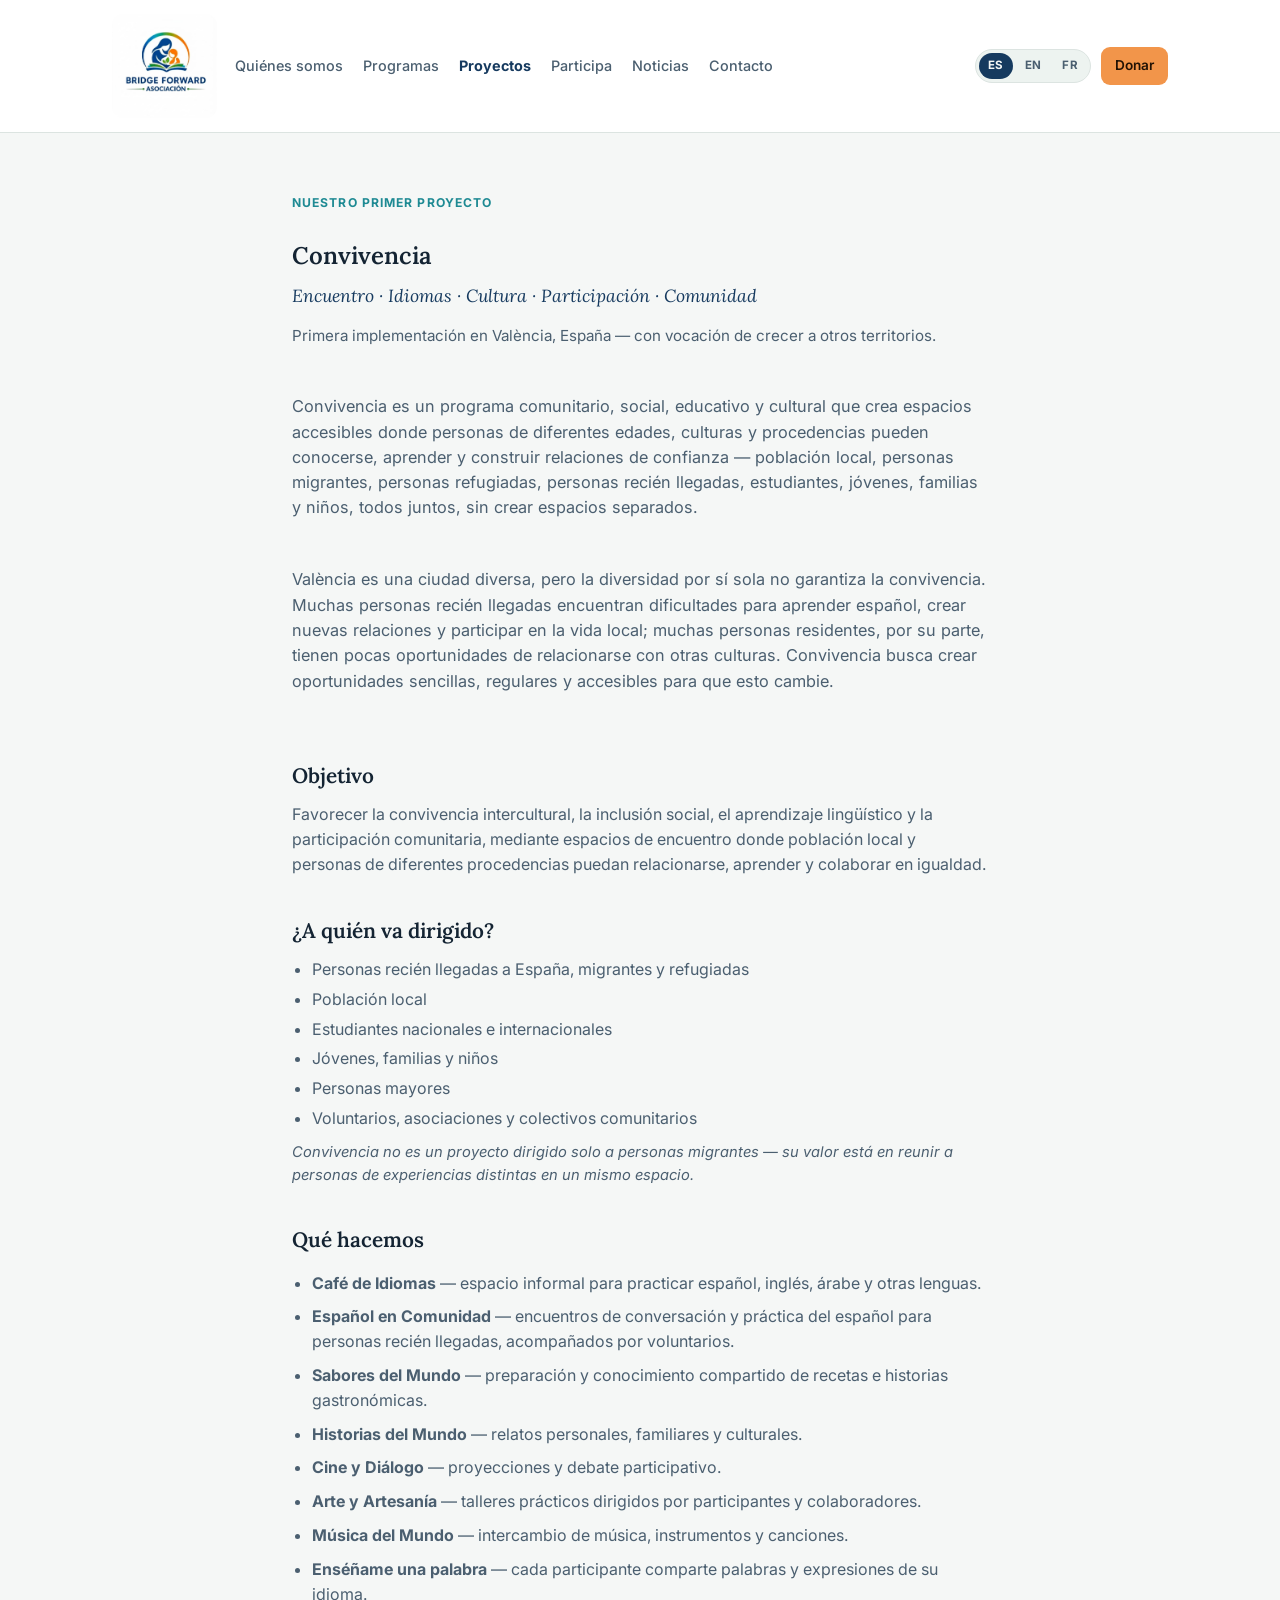
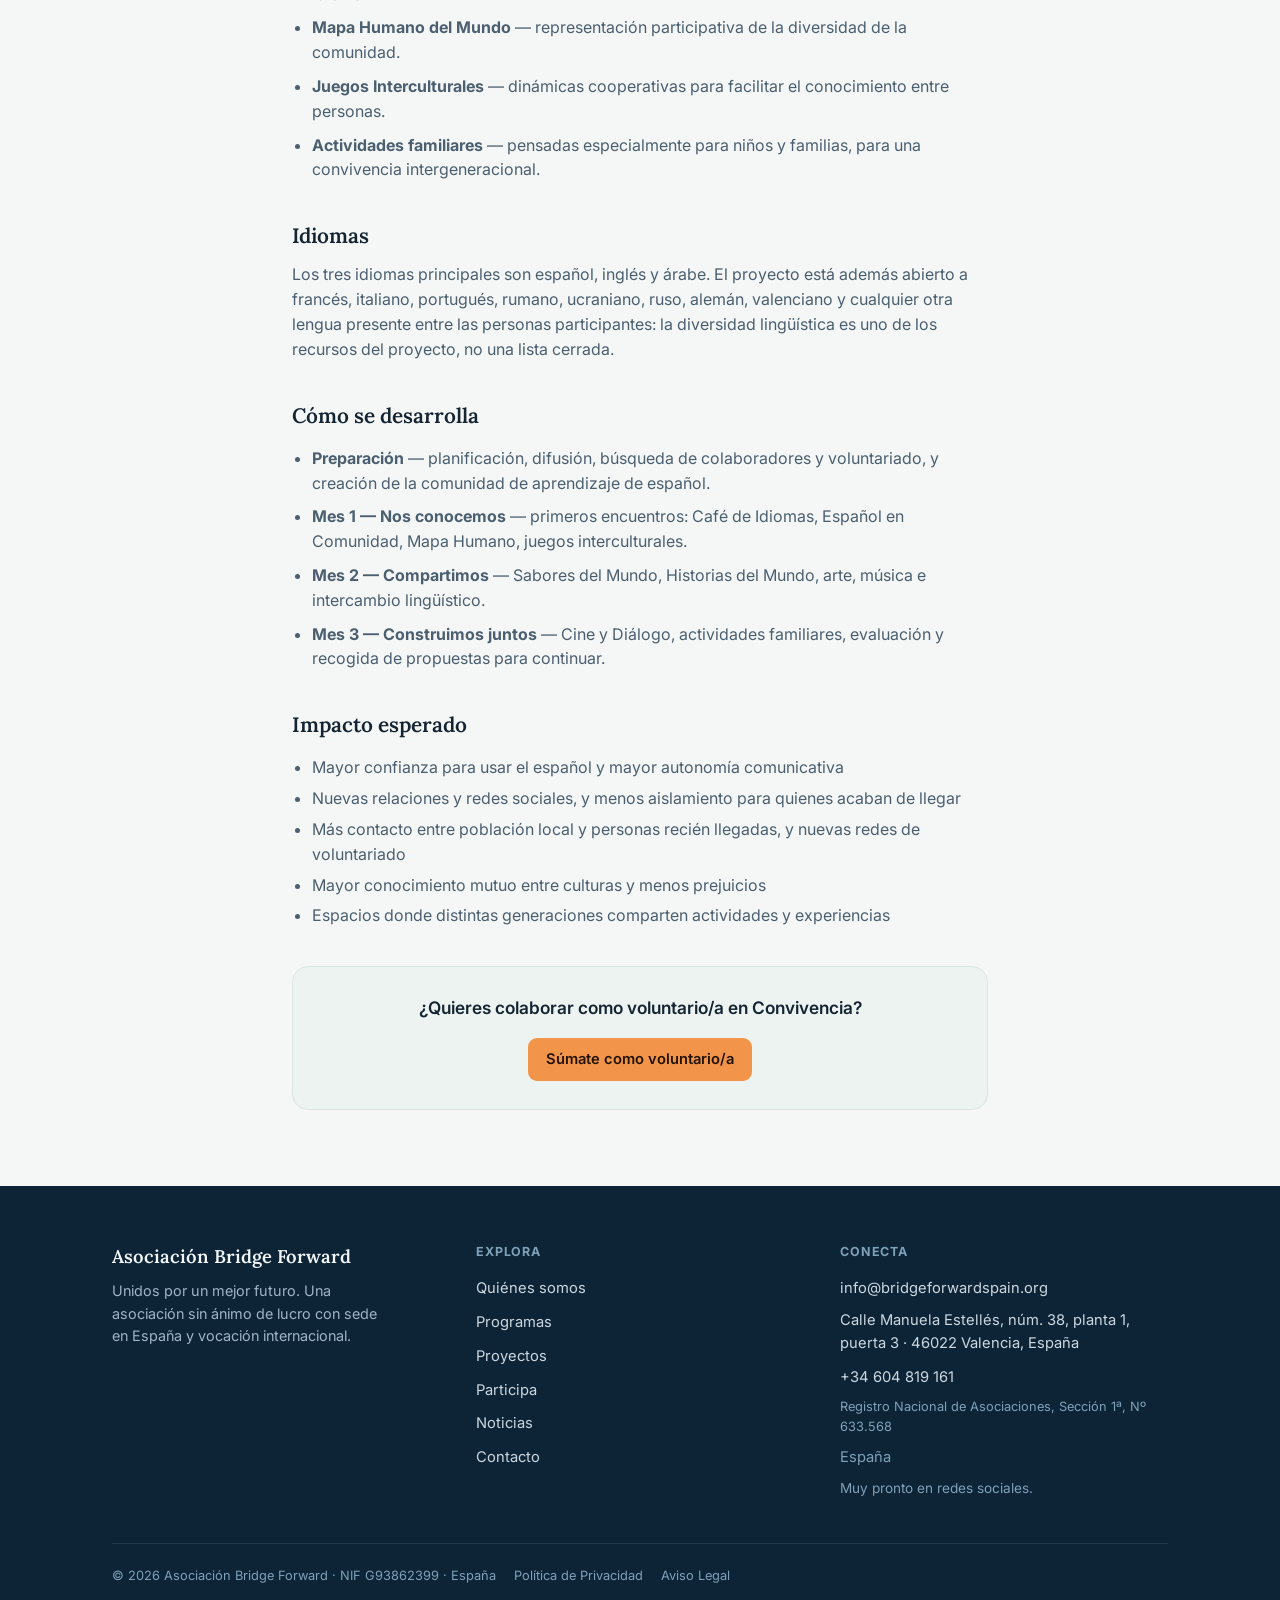
<file: convivencia.html>
<!doctype html>
<html lang="es">
<head>
<meta charset="utf-8">
<meta name="viewport" content="width=device-width, initial-scale=1">
<title>Convivencia · Asociación Bridge Forward</title>
<meta name="description" id="metaDescription" content="Asociación Bridge Forward es una organización sin ánimo de lucro comprometida con la dignidad humana, la protección, la educación y la creación de oportunidades para las personas y las comunidades.">
<link rel="icon" href="/favicon.ico" sizes="any">
<link rel="icon" type="image/png" sizes="16x16" href="assets/favicon-16.png">
<link rel="icon" type="image/png" sizes="32x32" href="assets/favicon-32.png">
<link rel="icon" type="image/png" sizes="512x512" href="assets/favicon-512.png">
<link rel="apple-touch-icon" href="assets/apple-touch-icon.png">
<link rel="preconnect" href="https://fonts.googleapis.com">
<link rel="preconnect" href="https://fonts.gstatic.com" crossorigin>
<link rel="stylesheet" href="https://fonts.googleapis.com/css2?family=Lora:ital,wght@0,400;0,500;0,600;0,700;1,500&family=Inter:wght@400;500;600;700&display=swap">
<link rel="stylesheet" href="styles.css">
</head>
<body>

<div style="width:100%;min-height:100vh;display:flex;flex-direction:column;background:var(--bg);color:var(--ink)">

<header style="background:var(--surface);border-bottom:1px solid var(--border)">
  <div style="max-width:1120px;margin-inline:auto;padding:14px clamp(20px,4vw,32px);display:flex;align-items:center;gap:18px;flex-wrap:wrap;row-gap:10px">
    <a href="index.html" style="display:flex;align-items:center;gap:10px;flex:none">
      <img src="assets/logo.jpg" alt="Asociación Bridge Forward" style="height:104px;width:auto;border-radius:12px">
    </a>
    <nav aria-label="Primary" style="display:flex;gap:20px;flex-wrap:wrap;font-size:.9rem;font-weight:500">
      <a href="about.html" style="color:var(--ink-soft)" data-i18n="nav.about">About</a>
      <a href="programs.html" style="color:var(--ink-soft)" data-i18n="nav.programs">Programs</a>
      <a href="projects.html" style="color:var(--brand);font-weight:700" data-i18n="nav.projects">Projects</a>
      <a href="involved.html" style="color:var(--ink-soft)" data-i18n="nav.involved">Get Involved</a>
      <a href="news.html" style="color:var(--ink-soft)" data-i18n="nav.news">News</a>
      <a href="contact.html" style="color:var(--ink-soft)" data-i18n="nav.contact">Contact</a>
    </nav>
    <div style="display:flex;align-items:center;gap:10px;margin-left:auto">
      <div role="group" aria-label="Language" style="display:flex;gap:3px;background:var(--surface-alt);border:1px solid var(--border);border-radius:99px;padding:3px">
        <button type="button" class="lang-btn" id="langEs" onclick="setLanguage('es')">ES</button>
        <button type="button" class="lang-btn" id="langEn" onclick="setLanguage('en')">EN</button>
        <button type="button" class="lang-btn" id="langFr" onclick="setLanguage('fr')">FR</button>
      </div>
      <a href="donate.html" style="display:inline-flex;align-items:center;justify-content:center;border-radius:9px;font-weight:600;font-size:.85rem;padding:8px 14px;background:var(--orange);color:#221204" data-i18n="nav.donate">Donate</a>
    </div>
  </div>
</header>

<main>

  <section style="padding-block:56px 20px">
    <div style="max-width:760px;margin-inline:auto;padding-inline:clamp(20px,4vw,32px)">
      <span style="display:inline-flex;align-items:center;gap:7px;font-size:.76rem;font-weight:700;letter-spacing:.09em;text-transform:uppercase;color:var(--teal);margin-bottom:14px" data-i18n="convivencia.eyebrow">Our First Project</span>
      <h2 style="font-size:clamp(1.8rem,1.3rem+1.8vw,2.6rem);font-weight:600;margin:10px 0 8px" data-i18n="convivencia.h2">Convivencia</h2>
      <p style="font-family:'Lora',serif;font-style:italic;color:var(--brand);font-size:1.1rem;margin:0 0 10px" data-i18n="convivencia.tagline">Meeting · Languages · Culture · Participation · Community</p>
      <p style="font-size:.95rem;color:var(--ink-soft);margin-bottom:30px" data-i18n="convivencia.location">First rolled out in Valencia, Spain — designed to grow into other places over time.</p>
      <div data-i18n-html="convivencia.intro" style="color:var(--ink-soft);font-size:1.02rem;display:flex;flex-direction:column;gap:14px;margin-bottom:10px">
        <p>Convivencia is a community program — social, educational, and cultural — that creates accessible spaces where people of different ages, cultures, and backgrounds can meet, learn, and build real trust: local residents, migrants, refugees, newcomers to Spain, students, young people, families, and children, all together, not in separate spaces.</p>
        <p>Valencia is a diverse city, but diversity alone doesn't guarantee people actually live well together. Many newcomers struggle to learn Spanish, build new relationships, and take part in local life; many long-time residents, in turn, have few chances to connect with other cultures. Convivencia exists to create simple, regular, accessible opportunities for that to change.</p>
      </div>
    </div>
  </section>

  <section style="padding-block:20px 76px">
    <div style="max-width:760px;margin-inline:auto;padding-inline:clamp(20px,4vw,32px);display:flex;flex-direction:column;gap:38px">
      <div>
        <h3 style="font-size:1.3rem;font-weight:600;margin:0 0 10px" data-i18n="convivencia.objective.h3">Objective</h3>
        <p style="margin:0;color:var(--ink-soft);font-size:1rem" data-i18n="convivencia.objective.p">To foster intercultural coexistence, social inclusion, language learning, and community participation, through spaces where local residents and people from different backgrounds can connect, learn, and collaborate as equals.</p>
      </div>
      <div>
        <h3 style="font-size:1.3rem;font-weight:600;margin:0 0 10px" data-i18n="convivencia.who.h3">Who it's for</h3>
        <ul data-i18n-html="convivencia.who.list" style="margin:0 0 10px;padding-left:20px;color:var(--ink-soft);font-size:1rem;display:flex;flex-direction:column;gap:5px">
          <li>Newcomers to Spain, migrants, and refugees</li>
          <li>Local residents</li>
          <li>National and international students</li>
          <li>Young people, families, and children</li>
          <li>Older adults</li>
          <li>Volunteers, associations, and community groups</li>
        </ul>
        <p style="margin:0;color:var(--ink-soft);font-size:.92rem;font-style:italic" data-i18n="convivencia.who.note">Convivencia isn't a project aimed only at migrants — its value lies in bringing people with different experiences into the same space.</p>
      </div>
      <div>
        <h3 style="font-size:1.3rem;font-weight:600;margin:0 0 14px" data-i18n="convivencia.what.h3">What we do</h3>
        <ul data-i18n-html="convivencia.what.list" style="margin:0;padding-left:20px;color:var(--ink-soft);font-size:1rem;display:flex;flex-direction:column;gap:9px">
          <li><strong>Language Café</strong> — an informal space to practice Spanish, English, Arabic, and other languages.</li>
          <li><strong>Spanish in Community</strong> — conversation sessions for newcomers to practice Spanish alongside volunteers.</li>
          <li><strong>Flavors of the World</strong> — cooking and sharing recipes and food stories.</li>
          <li><strong>Stories of the World</strong> — personal, family, and cultural stories.</li>
          <li><strong>Film and Dialogue</strong> — screenings with participatory discussion.</li>
          <li><strong>Art and Crafts</strong> — hands-on workshops led by participants and collaborators.</li>
          <li><strong>Music of the World</strong> — sharing music, instruments, and songs.</li>
          <li><strong>Teach Me a Word</strong> — each participant shares words and expressions from their own language.</li>
          <li><strong>Human Map of the World</strong> — a participatory picture of the community's diversity.</li>
          <li><strong>Intercultural Games</strong> — cooperative activities to help people get to know each other.</li>
          <li><strong>Family activities</strong> — designed for children and families, for coexistence across generations.</li>
        </ul>
      </div>
      <div>
        <h3 style="font-size:1.3rem;font-weight:600;margin:0 0 10px" data-i18n="convivencia.languages.h3">Languages</h3>
        <p style="margin:0;color:var(--ink-soft);font-size:1rem" data-i18n="convivencia.languages.p">The three main languages are Spanish, English, and Arabic. The project is also open to French, Italian, Portuguese, Romanian, Ukrainian, Russian, German, Valencian, and any other language participants bring with them — linguistic diversity is a resource for the project, not a closed list.</p>
      </div>
      <div>
        <h3 style="font-size:1.3rem;font-weight:600;margin:0 0 14px" data-i18n="convivencia.timeline.h3">How it unfolds</h3>
        <ul data-i18n-html="convivencia.timeline.list" style="margin:0;padding-left:20px;color:var(--ink-soft);font-size:1rem;display:flex;flex-direction:column;gap:9px">
          <li><strong>Preparation</strong> — planning, outreach, finding collaborators and volunteers, and setting up the Spanish-learning community.</li>
          <li><strong>Month 1 — Getting to know each other</strong> — first gatherings: Language Café, Spanish in Community, Human Map, intercultural games.</li>
          <li><strong>Month 2 — Sharing</strong> — Flavors of the World, Stories of the World, art, music, and language exchange.</li>
          <li><strong>Month 3 — Building together</strong> — Film and Dialogue, family activities, evaluation, and gathering ideas for what comes next.</li>
        </ul>
      </div>
      <div>
        <h3 style="font-size:1.3rem;font-weight:600;margin:0 0 14px" data-i18n="convivencia.impact.h3">Expected impact</h3>
        <ul data-i18n-html="convivencia.impact.list" style="margin:0;padding-left:20px;color:var(--ink-soft);font-size:1rem;display:flex;flex-direction:column;gap:6px">
          <li>More confidence using Spanish and greater everyday communication skills</li>
          <li>New relationships and social networks, and less isolation for people who've just arrived</li>
          <li>More contact between local residents and newcomers, and new volunteer networks</li>
          <li>Greater mutual understanding across cultures, and fewer prejudices</li>
          <li>Spaces where different generations share activities and experiences</li>
        </ul>
      </div>
      <div style="background:var(--surface-alt);border:1px solid var(--border);border-radius:16px;padding:28px;text-align:center">
        <p style="margin:0 0 16px;font-size:1.08rem;font-weight:600" data-i18n="convivencia.cta.p">Want to volunteer with Convivencia?</p>
        <a href="involved.html" style="display:inline-flex;align-items:center;justify-content:center;border-radius:9px;font-weight:600;font-size:.92rem;padding:10px 18px;background:var(--orange);color:#221204" data-i18n="convivencia.cta.btn">Become a volunteer</a>
      </div>
    </div>
  </section>

</main>

<footer style="background:var(--brand-deep);color:#CBD8E1">
  <div style="max-width:1120px;margin-inline:auto;padding:56px clamp(20px,4vw,32px) 30px">
    <div style="display:grid;gap:36px;grid-template-columns:repeat(auto-fit,minmax(220px,1fr))">
      <div>
        <span style="color:#F2F6F8;font-family:'Lora',serif;font-weight:600;font-size:1.15rem">Asociación Bridge Forward</span>
        <p style="margin-top:10px;font-size:.9rem;color:#9FB4C4;max-width:280px" data-i18n="footer.tagline">United for a better future.</p>
      </div>
      <div>
        <h5 style="font-size:.78rem;text-transform:uppercase;letter-spacing:.07em;color:#7FA0B6;margin:0 0 14px" data-i18n="footer.explore">Explore</h5>
        <ul style="list-style:none;margin:0;padding:0;display:flex;flex-direction:column;gap:9px">
          <li><a href="about.html" style="color:#CBD8E1;font-size:.92rem" data-i18n="nav.about">About</a></li>
          <li><a href="programs.html" style="color:#CBD8E1;font-size:.92rem" data-i18n="nav.programs">Programs</a></li>
          <li><a href="projects.html" style="color:#CBD8E1;font-size:.92rem" data-i18n="nav.projects">Projects</a></li>
          <li><a href="involved.html" style="color:#CBD8E1;font-size:.92rem" data-i18n="nav.involved">Get Involved</a></li>
          <li><a href="news.html" style="color:#CBD8E1;font-size:.92rem" data-i18n="nav.news">News</a></li>
          <li><a href="contact.html" style="color:#CBD8E1;font-size:.92rem" data-i18n="nav.contact">Contact</a></li>
        </ul>
      </div>
      <div>
        <h5 style="font-size:.78rem;text-transform:uppercase;letter-spacing:.07em;color:#7FA0B6;margin:0 0 14px" data-i18n="footer.connect">Connect</h5>
        <ul style="list-style:none;margin:0;padding:0;display:flex;flex-direction:column;gap:9px">
          <li><a href="mailto:info@bridgeforwardspain.org" style="color:#CBD8E1;font-size:.92rem">info@bridgeforwardspain.org</a></li>
          <li style="color:#CBD8E1;font-size:.92rem" data-i18n="contact.address">Calle Manuela Estellés, núm. 38, planta 1, puerta 3 · 46022 Valencia, España</li>
          <li><a href="tel:+34604819161" style="color:#CBD8E1;font-size:.92rem">+34 604 819 161</a></li>
          <li style="color:#7FA0B6;font-size:.8rem" data-i18n="contact.registration">Registro Nacional de Asociaciones, Sección 1ª, Nº 633.568</li>
          <li style="color:#7FA0B6;font-size:.92rem" data-i18n="footer.spain">Spain</li>
          <li style="color:#7FA0B6;font-size:.85rem" data-i18n="footer.followsoon">Follow us soon.</li>
        </ul>
      </div>
    </div>
    <div style="margin-top:44px;padding-top:22px;border-top:1px solid rgba(255,255,255,.09);font-size:.8rem;color:#7FA0B6;display:flex;flex-wrap:wrap;gap:6px 18px;align-items:center">
      <span data-i18n="footer.legal">© 2026 Asociación Bridge Forward · NIF G93862399 · Spain</span>
      <a href="privacy.html" style="color:#7FA0B6" data-i18n="footer.privacy">Privacy Policy</a>
      <a href="legal.html" style="color:#7FA0B6" data-i18n="footer.legalnotice">Legal Notice</a>
    </div>
  </div>
</footer>

</div>

<script>var PAGE_ID = "convivencia";</script>
<script src="translations.js"></script>
</body>
</html>
</file>
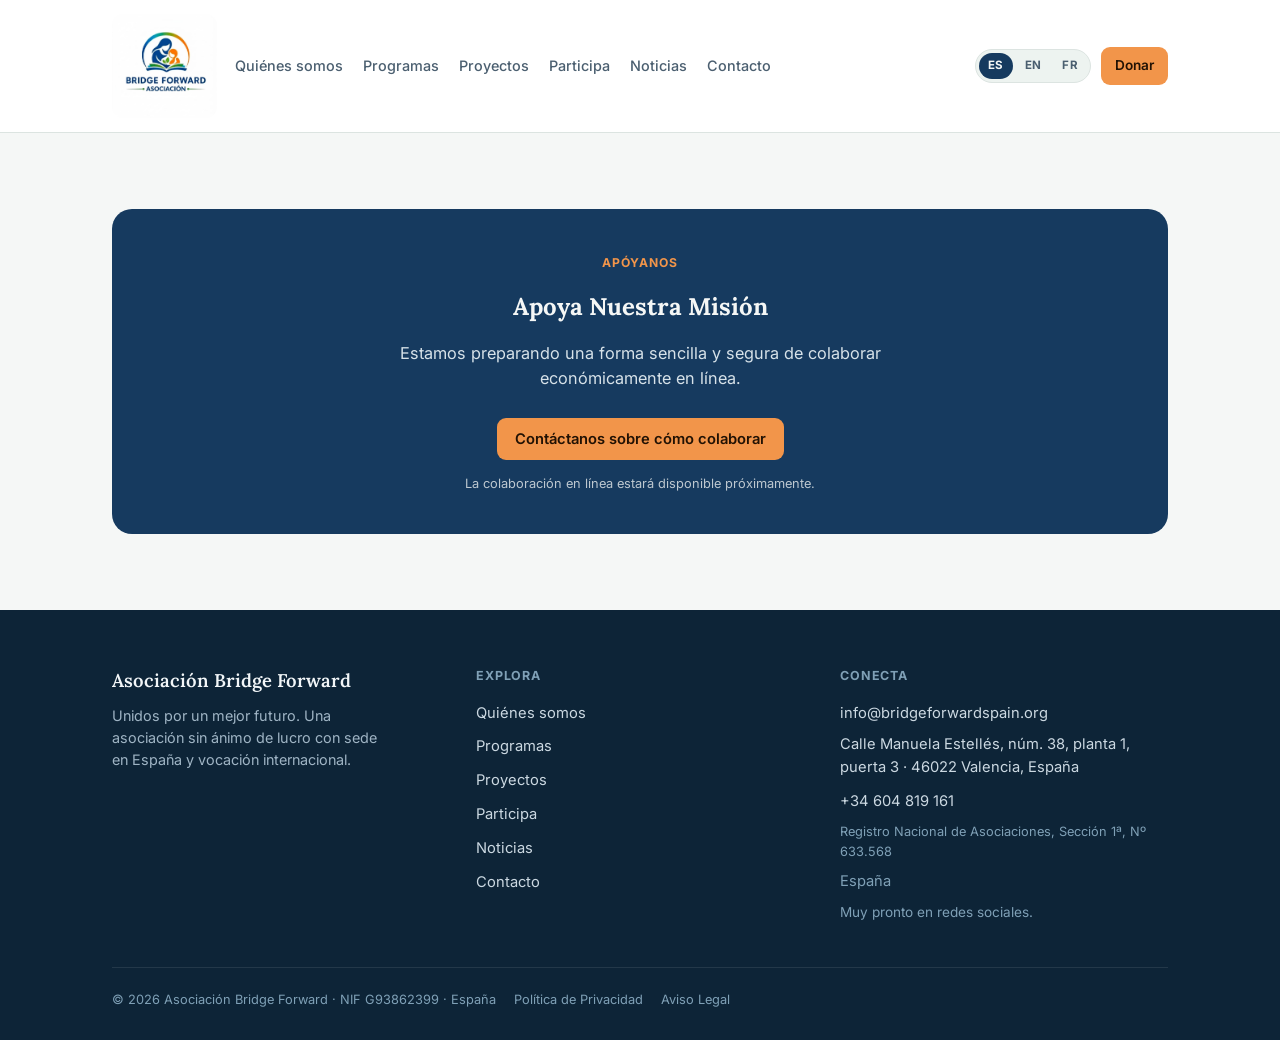
<file: donate.html>
<!doctype html>
<html lang="es">
<head>
<meta charset="utf-8">
<meta name="viewport" content="width=device-width, initial-scale=1">
<title>Donar · Asociación Bridge Forward</title>
<meta name="description" id="metaDescription" content="Asociación Bridge Forward es una organización sin ánimo de lucro comprometida con la dignidad humana, la protección, la educación y la creación de oportunidades para las personas y las comunidades.">
<link rel="icon" href="/favicon.ico" sizes="any">
<link rel="icon" type="image/png" sizes="16x16" href="assets/favicon-16.png">
<link rel="icon" type="image/png" sizes="32x32" href="assets/favicon-32.png">
<link rel="icon" type="image/png" sizes="512x512" href="assets/favicon-512.png">
<link rel="apple-touch-icon" href="assets/apple-touch-icon.png">
<link rel="preconnect" href="https://fonts.googleapis.com">
<link rel="preconnect" href="https://fonts.gstatic.com" crossorigin>
<link rel="stylesheet" href="https://fonts.googleapis.com/css2?family=Lora:ital,wght@0,400;0,500;0,600;0,700;1,500&family=Inter:wght@400;500;600;700&display=swap">
<link rel="stylesheet" href="styles.css">
</head>
<body>

<div style="width:100%;min-height:100vh;display:flex;flex-direction:column;background:var(--bg);color:var(--ink)">

<header style="background:var(--surface);border-bottom:1px solid var(--border)">
  <div style="max-width:1120px;margin-inline:auto;padding:14px clamp(20px,4vw,32px);display:flex;align-items:center;gap:18px;flex-wrap:wrap;row-gap:10px">
    <a href="index.html" style="display:flex;align-items:center;gap:10px;flex:none">
      <img src="assets/logo.jpg" alt="Asociación Bridge Forward" style="height:104px;width:auto;border-radius:12px">
    </a>
    <nav aria-label="Primary" style="display:flex;gap:20px;flex-wrap:wrap;font-size:.9rem;font-weight:500">
      <a href="about.html" style="color:var(--ink-soft)" data-i18n="nav.about">About</a>
      <a href="programs.html" style="color:var(--ink-soft)" data-i18n="nav.programs">Programs</a>
      <a href="projects.html" style="color:var(--ink-soft)" data-i18n="nav.projects">Projects</a>
      <a href="involved.html" style="color:var(--ink-soft)" data-i18n="nav.involved">Get Involved</a>
      <a href="news.html" style="color:var(--ink-soft)" data-i18n="nav.news">News</a>
      <a href="contact.html" style="color:var(--ink-soft)" data-i18n="nav.contact">Contact</a>
    </nav>
    <div style="display:flex;align-items:center;gap:10px;margin-left:auto">
      <div role="group" aria-label="Language" style="display:flex;gap:3px;background:var(--surface-alt);border:1px solid var(--border);border-radius:99px;padding:3px">
        <button type="button" class="lang-btn" id="langEs" onclick="setLanguage('es')">ES</button>
        <button type="button" class="lang-btn" id="langEn" onclick="setLanguage('en')">EN</button>
        <button type="button" class="lang-btn" id="langFr" onclick="setLanguage('fr')">FR</button>
      </div>
      <a href="donate.html" style="display:inline-flex;align-items:center;justify-content:center;border-radius:9px;font-weight:600;font-size:.85rem;padding:8px 14px;background:var(--orange);color:#221204" data-i18n="nav.donate">Donate</a>
    </div>
  </div>
</header>

<main>

  <section id="donate" style="padding-block:76px">
    <div style="max-width:1120px;margin-inline:auto;padding-inline:clamp(20px,4vw,32px)">
      <div style="background:var(--brand);color:#F5F7F6;border-radius:20px;padding:40px 28px;text-align:center">
        <span style="display:inline-flex;align-items:center;gap:7px;font-size:.76rem;font-weight:700;letter-spacing:.09em;text-transform:uppercase;color:var(--orange)" data-i18n="donate.eyebrow">Support Us</span>
        <h2 style="color:#F5F7F6;font-size:clamp(1.7rem,1.3rem+1.6vw,2.4rem);margin-top:14px" data-i18n="donate.h2">Support Our Mission</h2>
        <p style="color:#D7E2E9;max-width:520px;margin:16px auto 26px;font-size:1.02rem" data-i18n="donate.p">We're setting up a simple, secure way to give online.</p>
        <a href="contact.html" style="display:inline-flex;align-items:center;justify-content:center;border-radius:9px;font-weight:600;font-size:.92rem;padding:10px 18px;background:var(--orange);color:#221204" data-i18n="donate.cta">Contact Us About Giving</a>
        <small style="display:block;margin-top:14px;opacity:.75;font-size:.8rem" data-i18n="donate.small">Online giving launches soon.</small>
      </div>
    </div>
  </section>

</main>

<footer style="background:var(--brand-deep);color:#CBD8E1">
  <div style="max-width:1120px;margin-inline:auto;padding:56px clamp(20px,4vw,32px) 30px">
    <div style="display:grid;gap:36px;grid-template-columns:repeat(auto-fit,minmax(220px,1fr))">
      <div>
        <span style="color:#F2F6F8;font-family:'Lora',serif;font-weight:600;font-size:1.15rem">Asociación Bridge Forward</span>
        <p style="margin-top:10px;font-size:.9rem;color:#9FB4C4;max-width:280px" data-i18n="footer.tagline">United for a better future.</p>
      </div>
      <div>
        <h5 style="font-size:.78rem;text-transform:uppercase;letter-spacing:.07em;color:#7FA0B6;margin:0 0 14px" data-i18n="footer.explore">Explore</h5>
        <ul style="list-style:none;margin:0;padding:0;display:flex;flex-direction:column;gap:9px">
          <li><a href="about.html" style="color:#CBD8E1;font-size:.92rem" data-i18n="nav.about">About</a></li>
          <li><a href="programs.html" style="color:#CBD8E1;font-size:.92rem" data-i18n="nav.programs">Programs</a></li>
          <li><a href="projects.html" style="color:#CBD8E1;font-size:.92rem" data-i18n="nav.projects">Projects</a></li>
          <li><a href="involved.html" style="color:#CBD8E1;font-size:.92rem" data-i18n="nav.involved">Get Involved</a></li>
          <li><a href="news.html" style="color:#CBD8E1;font-size:.92rem" data-i18n="nav.news">News</a></li>
          <li><a href="contact.html" style="color:#CBD8E1;font-size:.92rem" data-i18n="nav.contact">Contact</a></li>
        </ul>
      </div>
      <div>
        <h5 style="font-size:.78rem;text-transform:uppercase;letter-spacing:.07em;color:#7FA0B6;margin:0 0 14px" data-i18n="footer.connect">Connect</h5>
        <ul style="list-style:none;margin:0;padding:0;display:flex;flex-direction:column;gap:9px">
          <li><a href="mailto:info@bridgeforwardspain.org" style="color:#CBD8E1;font-size:.92rem">info@bridgeforwardspain.org</a></li>
          <li style="color:#CBD8E1;font-size:.92rem" data-i18n="contact.address">Calle Manuela Estellés, núm. 38, planta 1, puerta 3 · 46022 Valencia, España</li>
          <li><a href="tel:+34604819161" style="color:#CBD8E1;font-size:.92rem">+34 604 819 161</a></li>
          <li style="color:#7FA0B6;font-size:.8rem" data-i18n="contact.registration">Registro Nacional de Asociaciones, Sección 1ª, Nº 633.568</li>
          <li style="color:#7FA0B6;font-size:.92rem" data-i18n="footer.spain">Spain</li>
          <li style="color:#7FA0B6;font-size:.85rem" data-i18n="footer.followsoon">Follow us soon.</li>
        </ul>
      </div>
    </div>
    <div style="margin-top:44px;padding-top:22px;border-top:1px solid rgba(255,255,255,.09);font-size:.8rem;color:#7FA0B6;display:flex;flex-wrap:wrap;gap:6px 18px;align-items:center">
      <span data-i18n="footer.legal">© 2026 Asociación Bridge Forward · NIF G93862399 · Spain</span>
      <a href="privacy.html" style="color:#7FA0B6" data-i18n="footer.privacy">Privacy Policy</a>
      <a href="legal.html" style="color:#7FA0B6" data-i18n="footer.legalnotice">Legal Notice</a>
    </div>
  </div>
</footer>

</div>

<script>var PAGE_ID = "donate";</script>
<script src="translations.js"></script>
</body>
</html>
</file>
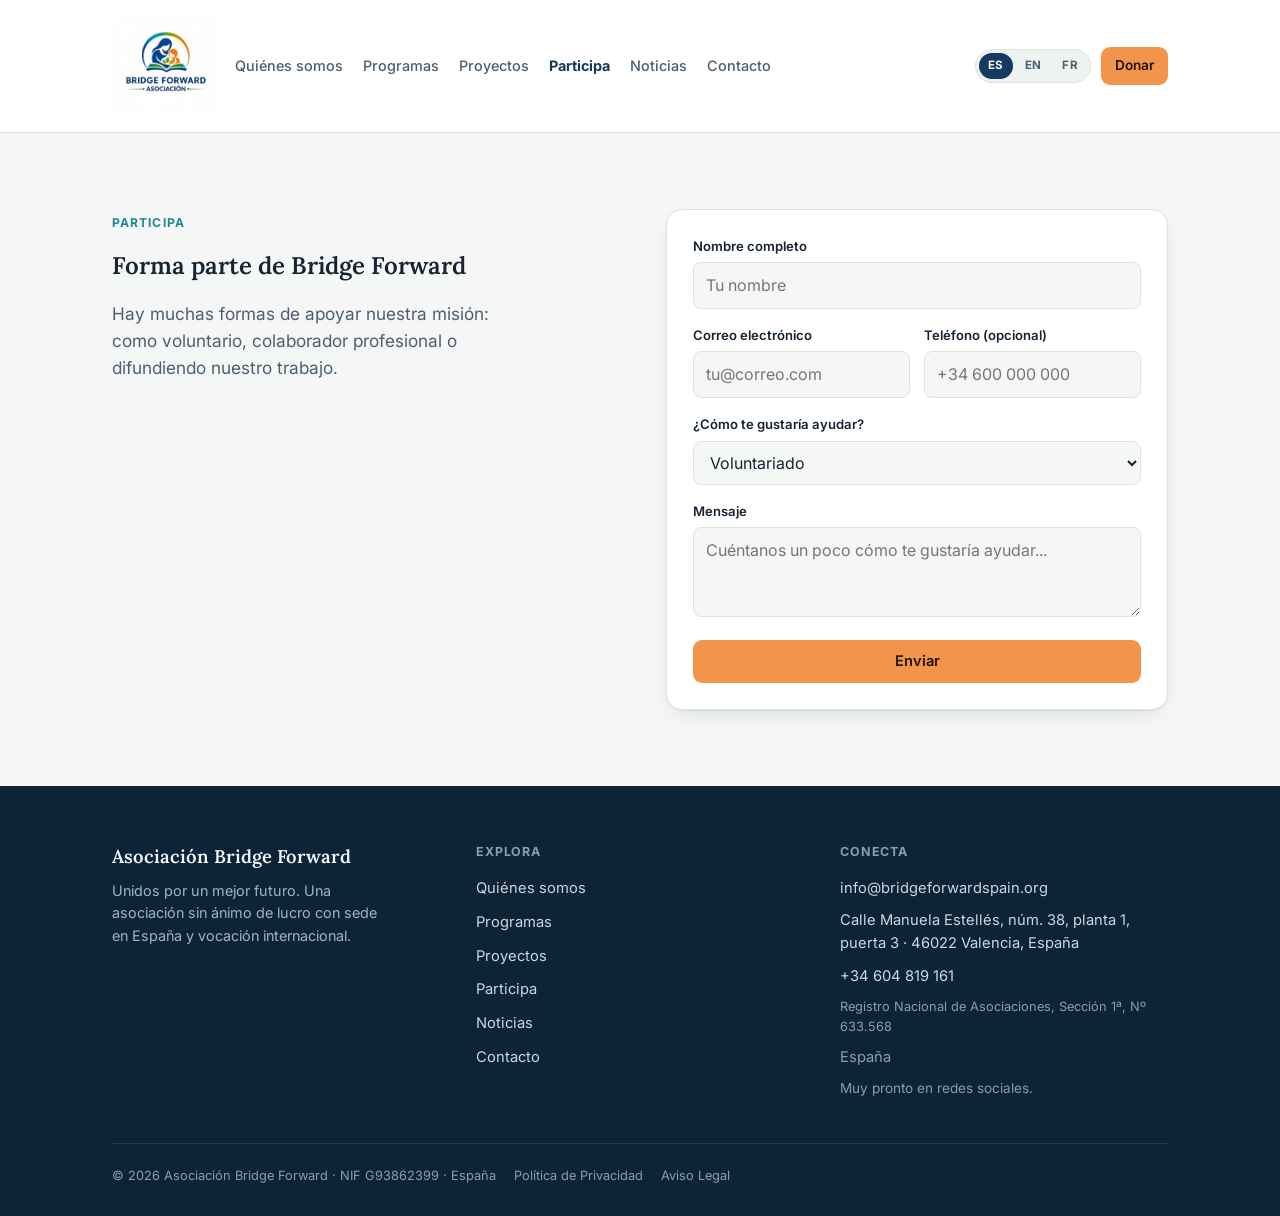
<file: involved.html>
<!doctype html>
<html lang="es">
<head>
<meta charset="utf-8">
<meta name="viewport" content="width=device-width, initial-scale=1">
<title>Participa · Asociación Bridge Forward</title>
<meta name="description" id="metaDescription" content="Asociación Bridge Forward es una organización sin ánimo de lucro comprometida con la dignidad humana, la protección, la educación y la creación de oportunidades para las personas y las comunidades.">
<link rel="icon" href="/favicon.ico" sizes="any">
<link rel="icon" type="image/png" sizes="16x16" href="assets/favicon-16.png">
<link rel="icon" type="image/png" sizes="32x32" href="assets/favicon-32.png">
<link rel="icon" type="image/png" sizes="512x512" href="assets/favicon-512.png">
<link rel="apple-touch-icon" href="assets/apple-touch-icon.png">
<link rel="preconnect" href="https://fonts.googleapis.com">
<link rel="preconnect" href="https://fonts.gstatic.com" crossorigin>
<link rel="stylesheet" href="https://fonts.googleapis.com/css2?family=Lora:ital,wght@0,400;0,500;0,600;0,700;1,500&family=Inter:wght@400;500;600;700&display=swap">
<link rel="stylesheet" href="styles.css">
</head>
<body>

<div style="width:100%;min-height:100vh;display:flex;flex-direction:column;background:var(--bg);color:var(--ink)">

<header style="background:var(--surface);border-bottom:1px solid var(--border)">
  <div style="max-width:1120px;margin-inline:auto;padding:14px clamp(20px,4vw,32px);display:flex;align-items:center;gap:18px;flex-wrap:wrap;row-gap:10px">
    <a href="index.html" style="display:flex;align-items:center;gap:10px;flex:none">
      <img src="assets/logo.jpg" alt="Asociación Bridge Forward" style="height:104px;width:auto;border-radius:12px">
    </a>
    <nav aria-label="Primary" style="display:flex;gap:20px;flex-wrap:wrap;font-size:.9rem;font-weight:500">
      <a href="about.html" style="color:var(--ink-soft)" data-i18n="nav.about">About</a>
      <a href="programs.html" style="color:var(--ink-soft)" data-i18n="nav.programs">Programs</a>
      <a href="projects.html" style="color:var(--ink-soft)" data-i18n="nav.projects">Projects</a>
      <a href="involved.html" style="color:var(--brand);font-weight:700" data-i18n="nav.involved">Get Involved</a>
      <a href="news.html" style="color:var(--ink-soft)" data-i18n="nav.news">News</a>
      <a href="contact.html" style="color:var(--ink-soft)" data-i18n="nav.contact">Contact</a>
    </nav>
    <div style="display:flex;align-items:center;gap:10px;margin-left:auto">
      <div role="group" aria-label="Language" style="display:flex;gap:3px;background:var(--surface-alt);border:1px solid var(--border);border-radius:99px;padding:3px">
        <button type="button" class="lang-btn" id="langEs" onclick="setLanguage('es')">ES</button>
        <button type="button" class="lang-btn" id="langEn" onclick="setLanguage('en')">EN</button>
        <button type="button" class="lang-btn" id="langFr" onclick="setLanguage('fr')">FR</button>
      </div>
      <a href="donate.html" style="display:inline-flex;align-items:center;justify-content:center;border-radius:9px;font-weight:600;font-size:.85rem;padding:8px 14px;background:var(--orange);color:#221204" data-i18n="nav.donate">Donate</a>
    </div>
  </div>
</header>

<main>

  <section id="involved" style="padding-block:76px">
    <div style="max-width:1120px;margin-inline:auto;padding-inline:clamp(20px,4vw,32px);display:grid;grid-template-columns:repeat(auto-fit,minmax(340px,1fr));gap:52px">
      <div>
        <span style="display:inline-flex;align-items:center;gap:7px;font-size:.76rem;font-weight:700;letter-spacing:.09em;text-transform:uppercase;color:var(--teal);margin-bottom:14px" data-i18n="involved.eyebrow">Get Involved</span>
        <h2 style="font-size:clamp(1.6rem,1.2rem+1.4vw,2.2rem);font-weight:600;margin-bottom:14px" data-i18n="involved.h2">Be Part of Bridge Forward</h2>
        <p style="font-size:1.08rem;color:var(--ink-soft);max-width:420px" data-i18n="involved.p">There are many ways to support our mission.</p>
      </div>
      <form id="involveForm" style="background:var(--surface);border:1px solid var(--border);border-radius:16px;padding:26px;box-shadow:var(--shadow)">
        <div style="margin-bottom:16px">
          <label for="i-name" style="display:block;font-size:.82rem;font-weight:600;margin-bottom:6px" data-i18n="form.fullname">Full name</label>
          <input id="i-name" type="text" data-i18n-placeholder="form.fullname.placeholder">
        </div>
        <div style="display:grid;gap:14px;grid-template-columns:repeat(auto-fit,minmax(160px,1fr));margin-bottom:16px">
          <div>
            <label for="i-email" style="display:block;font-size:.82rem;font-weight:600;margin-bottom:6px" data-i18n="form.email">Email</label>
            <input id="i-email" type="email" data-i18n-placeholder="form.email.placeholder">
          </div>
          <div>
            <label for="i-phone" style="display:block;font-size:.82rem;font-weight:600;margin-bottom:6px" data-i18n="form.phone">Phone (optional)</label>
            <input id="i-phone" type="tel" data-i18n-placeholder="form.phone.placeholder">
          </div>
        </div>
        <div style="margin-bottom:16px">
          <label for="i-way" style="display:block;font-size:.82rem;font-weight:600;margin-bottom:6px" data-i18n="form.howhelp">How would you like to help?</label>
          <select id="i-way">
            <option data-i18n="form.opt1">Volunteering</option>
            <option data-i18n="form.opt2">Professional collaboration</option>
            <option data-i18n="form.opt3">Activities &amp; events</option>
            <option data-i18n="form.opt4">Spreading the word</option>
            <option data-i18n="form.opt5">Other</option>
          </select>
        </div>
        <div style="margin-bottom:16px">
          <label for="i-msg" style="display:block;font-size:.82rem;font-weight:600;margin-bottom:6px" data-i18n="form.message">Message</label>
          <textarea id="i-msg" data-i18n-placeholder="form.involve.placeholder"></textarea>
        </div>
        <button type="button" id="involveSendBtn" style="width:100%;display:inline-flex;align-items:center;justify-content:center;border-radius:9px;font-weight:600;font-size:.92rem;padding:10px 18px;background:var(--orange);color:#221204;border:0;cursor:pointer" data-i18n="form.send">Send</button>
        <p id="involveNote" style="display:none;font-size:.82rem;color:var(--ink-soft);margin:10px 0 0" data-i18n="form.note">This form isn't connected yet.</p>
      </form>
    </div>
  </section>

</main>

<footer style="background:var(--brand-deep);color:#CBD8E1">
  <div style="max-width:1120px;margin-inline:auto;padding:56px clamp(20px,4vw,32px) 30px">
    <div style="display:grid;gap:36px;grid-template-columns:repeat(auto-fit,minmax(220px,1fr))">
      <div>
        <span style="color:#F2F6F8;font-family:'Lora',serif;font-weight:600;font-size:1.15rem">Asociación Bridge Forward</span>
        <p style="margin-top:10px;font-size:.9rem;color:#9FB4C4;max-width:280px" data-i18n="footer.tagline">United for a better future.</p>
      </div>
      <div>
        <h5 style="font-size:.78rem;text-transform:uppercase;letter-spacing:.07em;color:#7FA0B6;margin:0 0 14px" data-i18n="footer.explore">Explore</h5>
        <ul style="list-style:none;margin:0;padding:0;display:flex;flex-direction:column;gap:9px">
          <li><a href="about.html" style="color:#CBD8E1;font-size:.92rem" data-i18n="nav.about">About</a></li>
          <li><a href="programs.html" style="color:#CBD8E1;font-size:.92rem" data-i18n="nav.programs">Programs</a></li>
          <li><a href="projects.html" style="color:#CBD8E1;font-size:.92rem" data-i18n="nav.projects">Projects</a></li>
          <li><a href="involved.html" style="color:#CBD8E1;font-size:.92rem" data-i18n="nav.involved">Get Involved</a></li>
          <li><a href="news.html" style="color:#CBD8E1;font-size:.92rem" data-i18n="nav.news">News</a></li>
          <li><a href="contact.html" style="color:#CBD8E1;font-size:.92rem" data-i18n="nav.contact">Contact</a></li>
        </ul>
      </div>
      <div>
        <h5 style="font-size:.78rem;text-transform:uppercase;letter-spacing:.07em;color:#7FA0B6;margin:0 0 14px" data-i18n="footer.connect">Connect</h5>
        <ul style="list-style:none;margin:0;padding:0;display:flex;flex-direction:column;gap:9px">
          <li><a href="mailto:info@bridgeforwardspain.org" style="color:#CBD8E1;font-size:.92rem">info@bridgeforwardspain.org</a></li>
          <li style="color:#CBD8E1;font-size:.92rem" data-i18n="contact.address">Calle Manuela Estellés, núm. 38, planta 1, puerta 3 · 46022 Valencia, España</li>
          <li><a href="tel:+34604819161" style="color:#CBD8E1;font-size:.92rem">+34 604 819 161</a></li>
          <li style="color:#7FA0B6;font-size:.8rem" data-i18n="contact.registration">Registro Nacional de Asociaciones, Sección 1ª, Nº 633.568</li>
          <li style="color:#7FA0B6;font-size:.92rem" data-i18n="footer.spain">Spain</li>
          <li style="color:#7FA0B6;font-size:.85rem" data-i18n="footer.followsoon">Follow us soon.</li>
        </ul>
      </div>
    </div>
    <div style="margin-top:44px;padding-top:22px;border-top:1px solid rgba(255,255,255,.09);font-size:.8rem;color:#7FA0B6;display:flex;flex-wrap:wrap;gap:6px 18px;align-items:center">
      <span data-i18n="footer.legal">© 2026 Asociación Bridge Forward · NIF G93862399 · Spain</span>
      <a href="privacy.html" style="color:#7FA0B6" data-i18n="footer.privacy">Privacy Policy</a>
      <a href="legal.html" style="color:#7FA0B6" data-i18n="footer.legalnotice">Legal Notice</a>
    </div>
  </div>
</footer>

</div>

<script>var PAGE_ID = "involved";</script>
<script src="translations.js"></script>
</body>
</html>
</file>
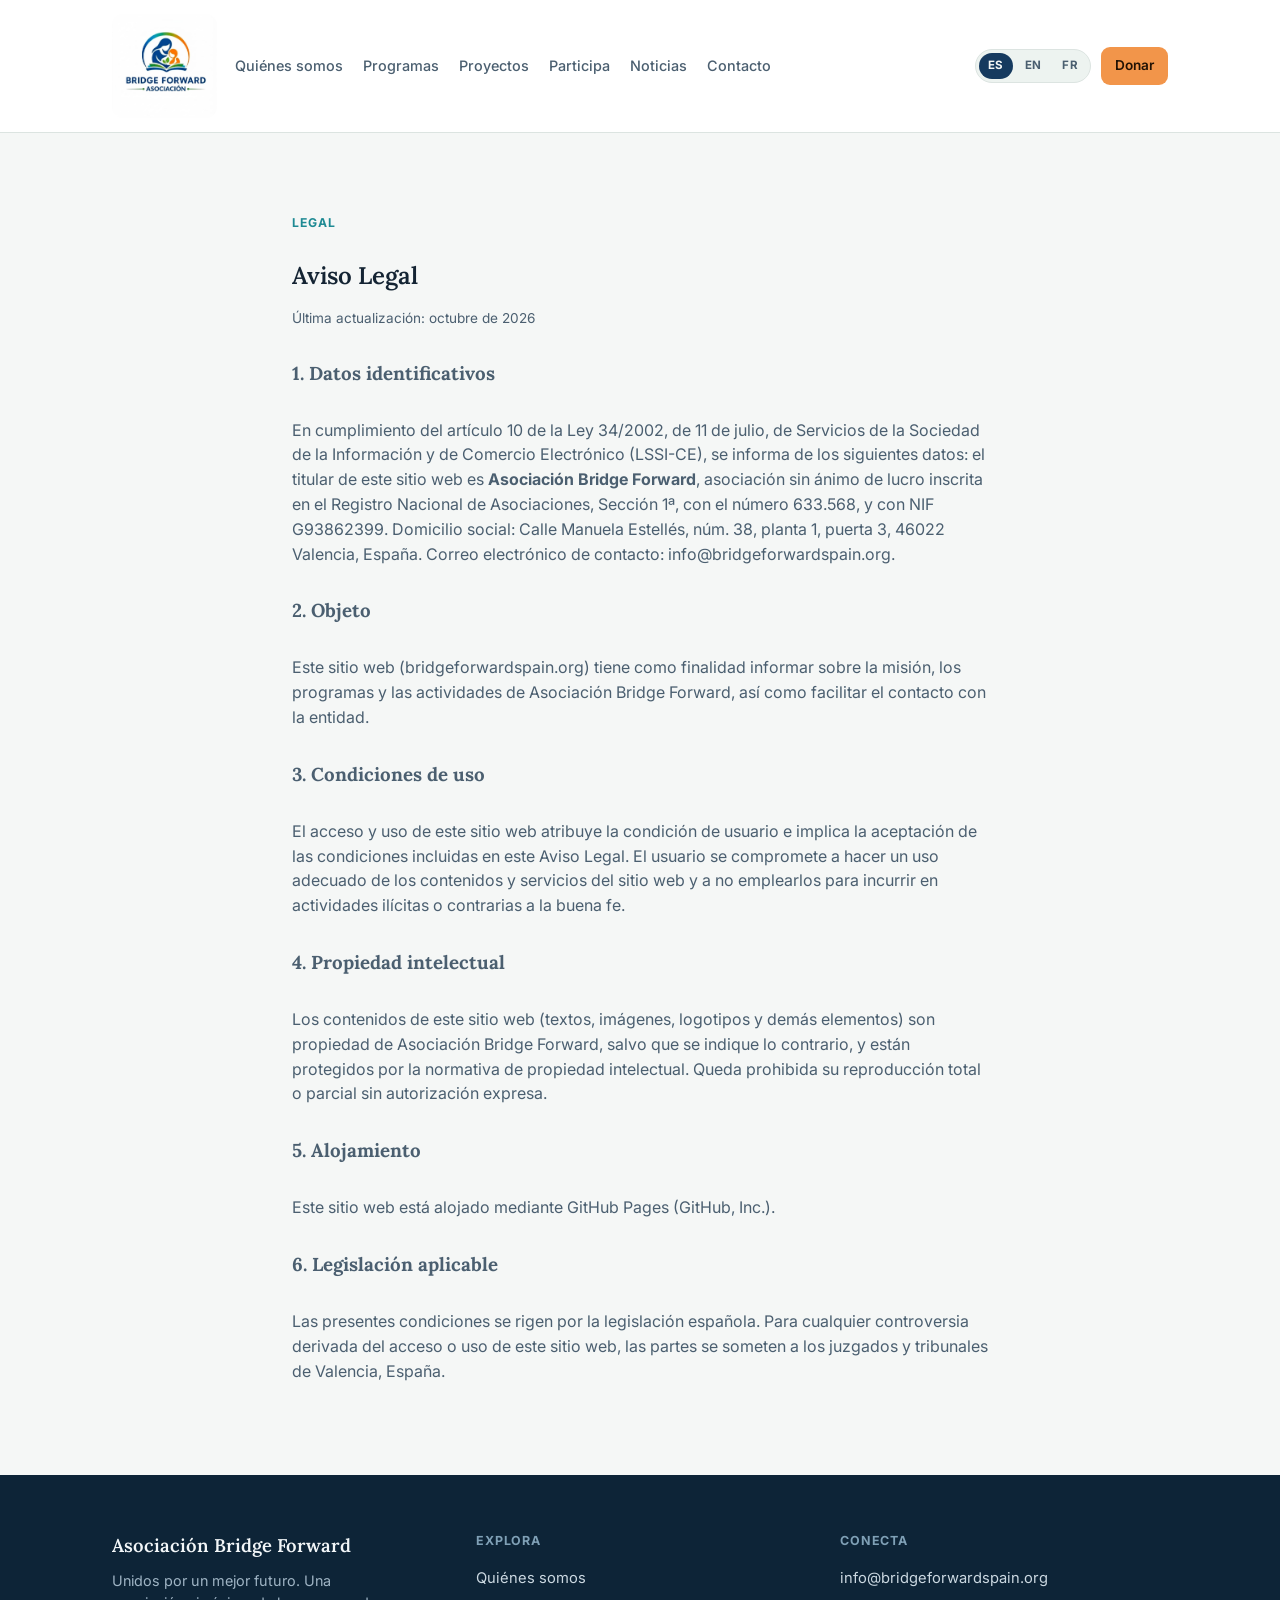
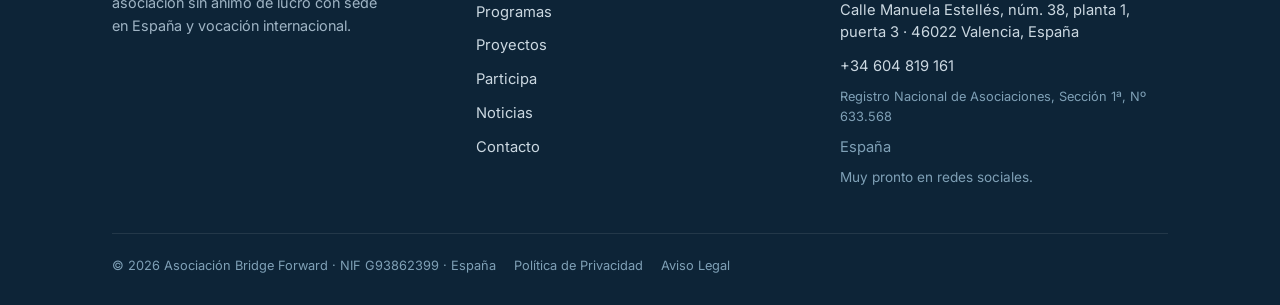
<file: legal.html>
<!doctype html>
<html lang="es">
<head>
<meta charset="utf-8">
<meta name="viewport" content="width=device-width, initial-scale=1">
<title>Aviso Legal · Asociación Bridge Forward</title>
<meta name="description" id="metaDescription" content="Asociación Bridge Forward es una organización sin ánimo de lucro comprometida con la dignidad humana, la protección, la educación y la creación de oportunidades para las personas y las comunidades.">
<link rel="icon" href="/favicon.ico" sizes="any">
<link rel="icon" type="image/png" sizes="16x16" href="assets/favicon-16.png">
<link rel="icon" type="image/png" sizes="32x32" href="assets/favicon-32.png">
<link rel="icon" type="image/png" sizes="512x512" href="assets/favicon-512.png">
<link rel="apple-touch-icon" href="assets/apple-touch-icon.png">
<link rel="preconnect" href="https://fonts.googleapis.com">
<link rel="preconnect" href="https://fonts.gstatic.com" crossorigin>
<link rel="stylesheet" href="https://fonts.googleapis.com/css2?family=Lora:ital,wght@0,400;0,500;0,600;0,700;1,500&family=Inter:wght@400;500;600;700&display=swap">
<link rel="stylesheet" href="styles.css">
</head>
<body>

<div style="width:100%;min-height:100vh;display:flex;flex-direction:column;background:var(--bg);color:var(--ink)">

<header style="background:var(--surface);border-bottom:1px solid var(--border)">
  <div style="max-width:1120px;margin-inline:auto;padding:14px clamp(20px,4vw,32px);display:flex;align-items:center;gap:18px;flex-wrap:wrap;row-gap:10px">
    <a href="index.html" style="display:flex;align-items:center;gap:10px;flex:none">
      <img src="assets/logo.jpg" alt="Asociación Bridge Forward" style="height:104px;width:auto;border-radius:12px">
    </a>
    <nav aria-label="Primary" style="display:flex;gap:20px;flex-wrap:wrap;font-size:.9rem;font-weight:500">
      <a href="about.html" style="color:var(--ink-soft)" data-i18n="nav.about">About</a>
      <a href="programs.html" style="color:var(--ink-soft)" data-i18n="nav.programs">Programs</a>
      <a href="projects.html" style="color:var(--ink-soft)" data-i18n="nav.projects">Projects</a>
      <a href="involved.html" style="color:var(--ink-soft)" data-i18n="nav.involved">Get Involved</a>
      <a href="news.html" style="color:var(--ink-soft)" data-i18n="nav.news">News</a>
      <a href="contact.html" style="color:var(--ink-soft)" data-i18n="nav.contact">Contact</a>
    </nav>
    <div style="display:flex;align-items:center;gap:10px;margin-left:auto">
      <div role="group" aria-label="Language" style="display:flex;gap:3px;background:var(--surface-alt);border:1px solid var(--border);border-radius:99px;padding:3px">
        <button type="button" class="lang-btn" id="langEs" onclick="setLanguage('es')">ES</button>
        <button type="button" class="lang-btn" id="langEn" onclick="setLanguage('en')">EN</button>
        <button type="button" class="lang-btn" id="langFr" onclick="setLanguage('fr')">FR</button>
      </div>
      <a href="donate.html" style="display:inline-flex;align-items:center;justify-content:center;border-radius:9px;font-weight:600;font-size:.85rem;padding:8px 14px;background:var(--orange);color:#221204" data-i18n="nav.donate">Donate</a>
    </div>
  </div>
</header>

<main>

  <section style="padding-block:76px">
    <div style="max-width:760px;margin-inline:auto;padding-inline:clamp(20px,4vw,32px)">
      <span style="display:inline-flex;align-items:center;gap:7px;font-size:.76rem;font-weight:700;letter-spacing:.09em;text-transform:uppercase;color:var(--teal);margin-bottom:14px" data-i18n="legal.eyebrow">Legal</span>
      <h2 style="font-size:clamp(1.6rem,1.2rem+1.4vw,2.2rem);font-weight:600;margin:10px 0 8px" data-i18n="legal.h2">Legal</h2>
      <p style="font-size:.85rem;color:var(--ink-soft);margin-bottom:30px" data-i18n="legal.updated">Last updated</p>
      <div data-i18n-html="legal.content" style="color:var(--ink-soft);font-size:1rem;display:flex;flex-direction:column;gap:14px">
      </div>
    </div>
  </section>

</main>

<footer style="background:var(--brand-deep);color:#CBD8E1">
  <div style="max-width:1120px;margin-inline:auto;padding:56px clamp(20px,4vw,32px) 30px">
    <div style="display:grid;gap:36px;grid-template-columns:repeat(auto-fit,minmax(220px,1fr))">
      <div>
        <span style="color:#F2F6F8;font-family:'Lora',serif;font-weight:600;font-size:1.15rem">Asociación Bridge Forward</span>
        <p style="margin-top:10px;font-size:.9rem;color:#9FB4C4;max-width:280px" data-i18n="footer.tagline">United for a better future.</p>
      </div>
      <div>
        <h5 style="font-size:.78rem;text-transform:uppercase;letter-spacing:.07em;color:#7FA0B6;margin:0 0 14px" data-i18n="footer.explore">Explore</h5>
        <ul style="list-style:none;margin:0;padding:0;display:flex;flex-direction:column;gap:9px">
          <li><a href="about.html" style="color:#CBD8E1;font-size:.92rem" data-i18n="nav.about">About</a></li>
          <li><a href="programs.html" style="color:#CBD8E1;font-size:.92rem" data-i18n="nav.programs">Programs</a></li>
          <li><a href="projects.html" style="color:#CBD8E1;font-size:.92rem" data-i18n="nav.projects">Projects</a></li>
          <li><a href="involved.html" style="color:#CBD8E1;font-size:.92rem" data-i18n="nav.involved">Get Involved</a></li>
          <li><a href="news.html" style="color:#CBD8E1;font-size:.92rem" data-i18n="nav.news">News</a></li>
          <li><a href="contact.html" style="color:#CBD8E1;font-size:.92rem" data-i18n="nav.contact">Contact</a></li>
        </ul>
      </div>
      <div>
        <h5 style="font-size:.78rem;text-transform:uppercase;letter-spacing:.07em;color:#7FA0B6;margin:0 0 14px" data-i18n="footer.connect">Connect</h5>
        <ul style="list-style:none;margin:0;padding:0;display:flex;flex-direction:column;gap:9px">
          <li><a href="mailto:info@bridgeforwardspain.org" style="color:#CBD8E1;font-size:.92rem">info@bridgeforwardspain.org</a></li>
          <li style="color:#CBD8E1;font-size:.92rem" data-i18n="contact.address">Calle Manuela Estellés, núm. 38, planta 1, puerta 3 · 46022 Valencia, España</li>
          <li><a href="tel:+34604819161" style="color:#CBD8E1;font-size:.92rem">+34 604 819 161</a></li>
          <li style="color:#7FA0B6;font-size:.8rem" data-i18n="contact.registration">Registro Nacional de Asociaciones, Sección 1ª, Nº 633.568</li>
          <li style="color:#7FA0B6;font-size:.92rem" data-i18n="footer.spain">Spain</li>
          <li style="color:#7FA0B6;font-size:.85rem" data-i18n="footer.followsoon">Follow us soon.</li>
        </ul>
      </div>
    </div>
    <div style="margin-top:44px;padding-top:22px;border-top:1px solid rgba(255,255,255,.09);font-size:.8rem;color:#7FA0B6;display:flex;flex-wrap:wrap;gap:6px 18px;align-items:center">
      <span data-i18n="footer.legal">© 2026 Asociación Bridge Forward · NIF G93862399 · Spain</span>
      <a href="privacy.html" style="color:#7FA0B6" data-i18n="footer.privacy">Privacy Policy</a>
      <a href="legal.html" style="color:#7FA0B6" data-i18n="footer.legalnotice">Legal Notice</a>
    </div>
  </div>
</footer>

</div>

<script>var PAGE_ID = "legal";</script>
<script src="translations.js"></script>
</body>
</html>
</file>
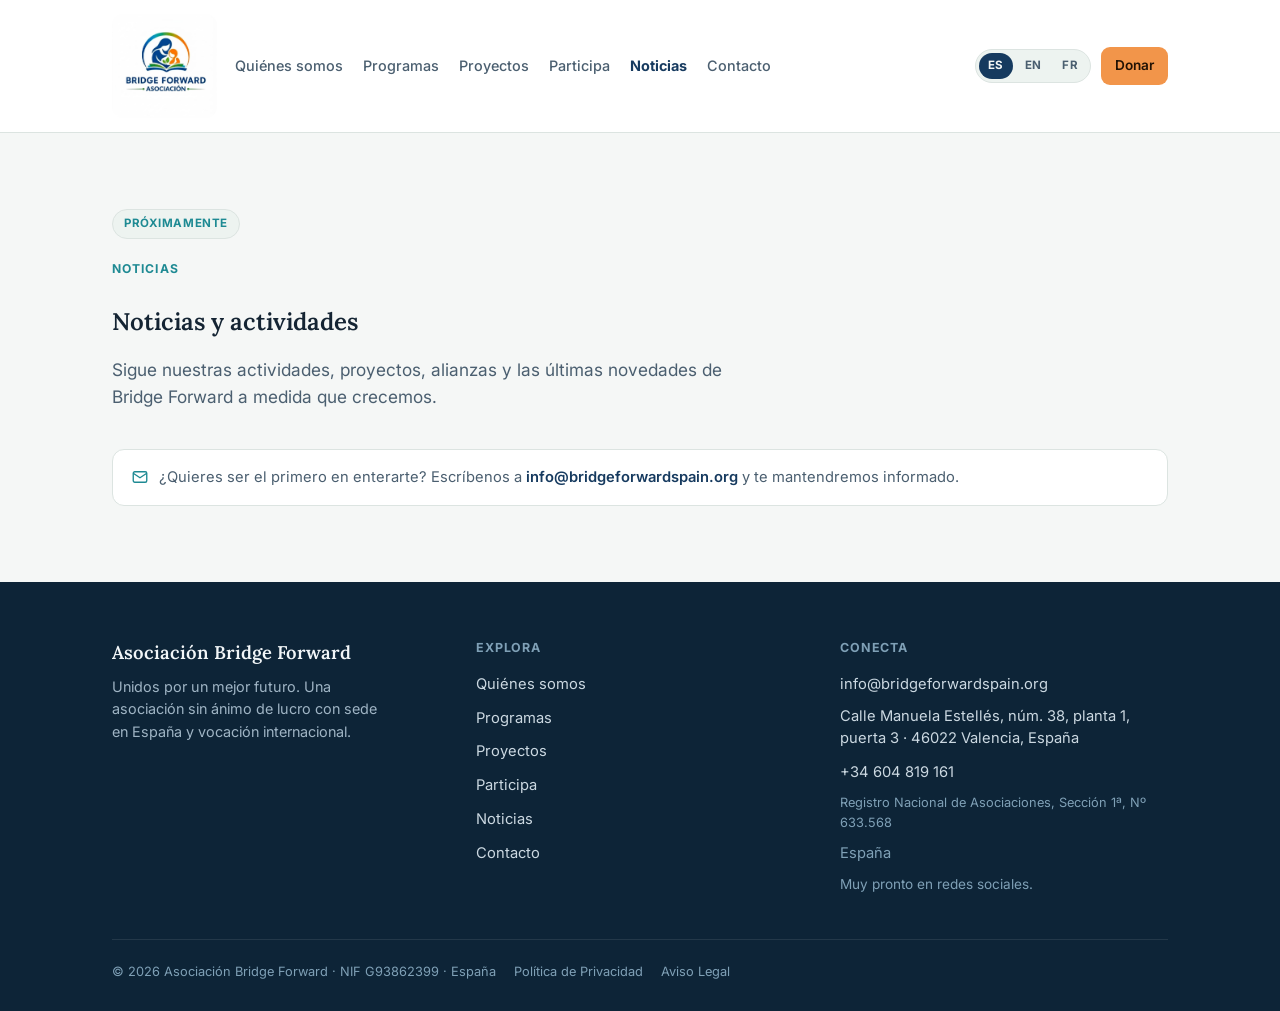
<file: news.html>
<!doctype html>
<html lang="es">
<head>
<meta charset="utf-8">
<meta name="viewport" content="width=device-width, initial-scale=1">
<title>Noticias · Asociación Bridge Forward</title>
<meta name="description" id="metaDescription" content="Asociación Bridge Forward es una organización sin ánimo de lucro comprometida con la dignidad humana, la protección, la educación y la creación de oportunidades para las personas y las comunidades.">
<link rel="icon" href="/favicon.ico" sizes="any">
<link rel="icon" type="image/png" sizes="16x16" href="assets/favicon-16.png">
<link rel="icon" type="image/png" sizes="32x32" href="assets/favicon-32.png">
<link rel="icon" type="image/png" sizes="512x512" href="assets/favicon-512.png">
<link rel="apple-touch-icon" href="assets/apple-touch-icon.png">
<link rel="preconnect" href="https://fonts.googleapis.com">
<link rel="preconnect" href="https://fonts.gstatic.com" crossorigin>
<link rel="stylesheet" href="https://fonts.googleapis.com/css2?family=Lora:ital,wght@0,400;0,500;0,600;0,700;1,500&family=Inter:wght@400;500;600;700&display=swap">
<link rel="stylesheet" href="styles.css">
</head>
<body>

<div style="width:100%;min-height:100vh;display:flex;flex-direction:column;background:var(--bg);color:var(--ink)">

<header style="background:var(--surface);border-bottom:1px solid var(--border)">
  <div style="max-width:1120px;margin-inline:auto;padding:14px clamp(20px,4vw,32px);display:flex;align-items:center;gap:18px;flex-wrap:wrap;row-gap:10px">
    <a href="index.html" style="display:flex;align-items:center;gap:10px;flex:none">
      <img src="assets/logo.jpg" alt="Asociación Bridge Forward" style="height:104px;width:auto;border-radius:12px">
    </a>
    <nav aria-label="Primary" style="display:flex;gap:20px;flex-wrap:wrap;font-size:.9rem;font-weight:500">
      <a href="about.html" style="color:var(--ink-soft)" data-i18n="nav.about">About</a>
      <a href="programs.html" style="color:var(--ink-soft)" data-i18n="nav.programs">Programs</a>
      <a href="projects.html" style="color:var(--ink-soft)" data-i18n="nav.projects">Projects</a>
      <a href="involved.html" style="color:var(--ink-soft)" data-i18n="nav.involved">Get Involved</a>
      <a href="news.html" style="color:var(--brand);font-weight:700" data-i18n="nav.news">News</a>
      <a href="contact.html" style="color:var(--ink-soft)" data-i18n="nav.contact">Contact</a>
    </nav>
    <div style="display:flex;align-items:center;gap:10px;margin-left:auto">
      <div role="group" aria-label="Language" style="display:flex;gap:3px;background:var(--surface-alt);border:1px solid var(--border);border-radius:99px;padding:3px">
        <button type="button" class="lang-btn" id="langEs" onclick="setLanguage('es')">ES</button>
        <button type="button" class="lang-btn" id="langEn" onclick="setLanguage('en')">EN</button>
        <button type="button" class="lang-btn" id="langFr" onclick="setLanguage('fr')">FR</button>
      </div>
      <a href="donate.html" style="display:inline-flex;align-items:center;justify-content:center;border-radius:9px;font-weight:600;font-size:.85rem;padding:8px 14px;background:var(--orange);color:#221204" data-i18n="nav.donate">Donate</a>
    </div>
  </div>
</header>

<main>

  <section id="news" style="padding-block:76px">
    <div style="max-width:1120px;margin-inline:auto;padding-inline:clamp(20px,4vw,32px)">
      <div style="max-width:640px;margin-bottom:38px">
        <span style="display:inline-block;font-size:.72rem;font-weight:700;letter-spacing:.05em;text-transform:uppercase;background:var(--surface-alt);color:var(--teal);border:1px solid var(--border);padding:5px 11px;border-radius:99px;margin-bottom:16px" data-i18n="news.badge">Stories Coming Soon</span><br>
        <span style="display:inline-flex;align-items:center;gap:7px;font-size:.76rem;font-weight:700;letter-spacing:.09em;text-transform:uppercase;color:var(--teal);margin-bottom:14px" data-i18n="news.eyebrow">News</span>
        <h2 style="font-size:clamp(1.6rem,1.2rem+1.4vw,2.2rem);font-weight:600;margin:10px 0 14px" data-i18n="news.h2">News &amp; Updates</h2>
        <p style="font-size:1.08rem;color:var(--ink-soft)" data-i18n="news.p">Follow our activities.</p>
      </div>
      <div style="display:flex;flex-wrap:wrap;align-items:center;gap:10px;background:var(--surface);border:1px solid var(--border);border-radius:12px;padding:16px 18px;font-size:.92rem;color:var(--ink-soft)">
        <svg width="18" height="18" viewBox="0 0 24 24" style="fill:none;stroke:var(--teal);stroke-width:1.8"><path d="M3,7 L12,13 L21,7"></path><rect x="3" y="5" width="18" height="14" rx="2"></rect></svg>
        <span data-i18n-html="news.emailNote">Want to be the first to know?</span>
      </div>
    </div>
  </section>

</main>

<footer style="background:var(--brand-deep);color:#CBD8E1">
  <div style="max-width:1120px;margin-inline:auto;padding:56px clamp(20px,4vw,32px) 30px">
    <div style="display:grid;gap:36px;grid-template-columns:repeat(auto-fit,minmax(220px,1fr))">
      <div>
        <span style="color:#F2F6F8;font-family:'Lora',serif;font-weight:600;font-size:1.15rem">Asociación Bridge Forward</span>
        <p style="margin-top:10px;font-size:.9rem;color:#9FB4C4;max-width:280px" data-i18n="footer.tagline">United for a better future.</p>
      </div>
      <div>
        <h5 style="font-size:.78rem;text-transform:uppercase;letter-spacing:.07em;color:#7FA0B6;margin:0 0 14px" data-i18n="footer.explore">Explore</h5>
        <ul style="list-style:none;margin:0;padding:0;display:flex;flex-direction:column;gap:9px">
          <li><a href="about.html" style="color:#CBD8E1;font-size:.92rem" data-i18n="nav.about">About</a></li>
          <li><a href="programs.html" style="color:#CBD8E1;font-size:.92rem" data-i18n="nav.programs">Programs</a></li>
          <li><a href="projects.html" style="color:#CBD8E1;font-size:.92rem" data-i18n="nav.projects">Projects</a></li>
          <li><a href="involved.html" style="color:#CBD8E1;font-size:.92rem" data-i18n="nav.involved">Get Involved</a></li>
          <li><a href="news.html" style="color:#CBD8E1;font-size:.92rem" data-i18n="nav.news">News</a></li>
          <li><a href="contact.html" style="color:#CBD8E1;font-size:.92rem" data-i18n="nav.contact">Contact</a></li>
        </ul>
      </div>
      <div>
        <h5 style="font-size:.78rem;text-transform:uppercase;letter-spacing:.07em;color:#7FA0B6;margin:0 0 14px" data-i18n="footer.connect">Connect</h5>
        <ul style="list-style:none;margin:0;padding:0;display:flex;flex-direction:column;gap:9px">
          <li><a href="mailto:info@bridgeforwardspain.org" style="color:#CBD8E1;font-size:.92rem">info@bridgeforwardspain.org</a></li>
          <li style="color:#CBD8E1;font-size:.92rem" data-i18n="contact.address">Calle Manuela Estellés, núm. 38, planta 1, puerta 3 · 46022 Valencia, España</li>
          <li><a href="tel:+34604819161" style="color:#CBD8E1;font-size:.92rem">+34 604 819 161</a></li>
          <li style="color:#7FA0B6;font-size:.8rem" data-i18n="contact.registration">Registro Nacional de Asociaciones, Sección 1ª, Nº 633.568</li>
          <li style="color:#7FA0B6;font-size:.92rem" data-i18n="footer.spain">Spain</li>
          <li style="color:#7FA0B6;font-size:.85rem" data-i18n="footer.followsoon">Follow us soon.</li>
        </ul>
      </div>
    </div>
    <div style="margin-top:44px;padding-top:22px;border-top:1px solid rgba(255,255,255,.09);font-size:.8rem;color:#7FA0B6;display:flex;flex-wrap:wrap;gap:6px 18px;align-items:center">
      <span data-i18n="footer.legal">© 2026 Asociación Bridge Forward · NIF G93862399 · Spain</span>
      <a href="privacy.html" style="color:#7FA0B6" data-i18n="footer.privacy">Privacy Policy</a>
      <a href="legal.html" style="color:#7FA0B6" data-i18n="footer.legalnotice">Legal Notice</a>
    </div>
  </div>
</footer>

</div>

<script>var PAGE_ID = "news";</script>
<script src="translations.js"></script>
</body>
</html>
</file>
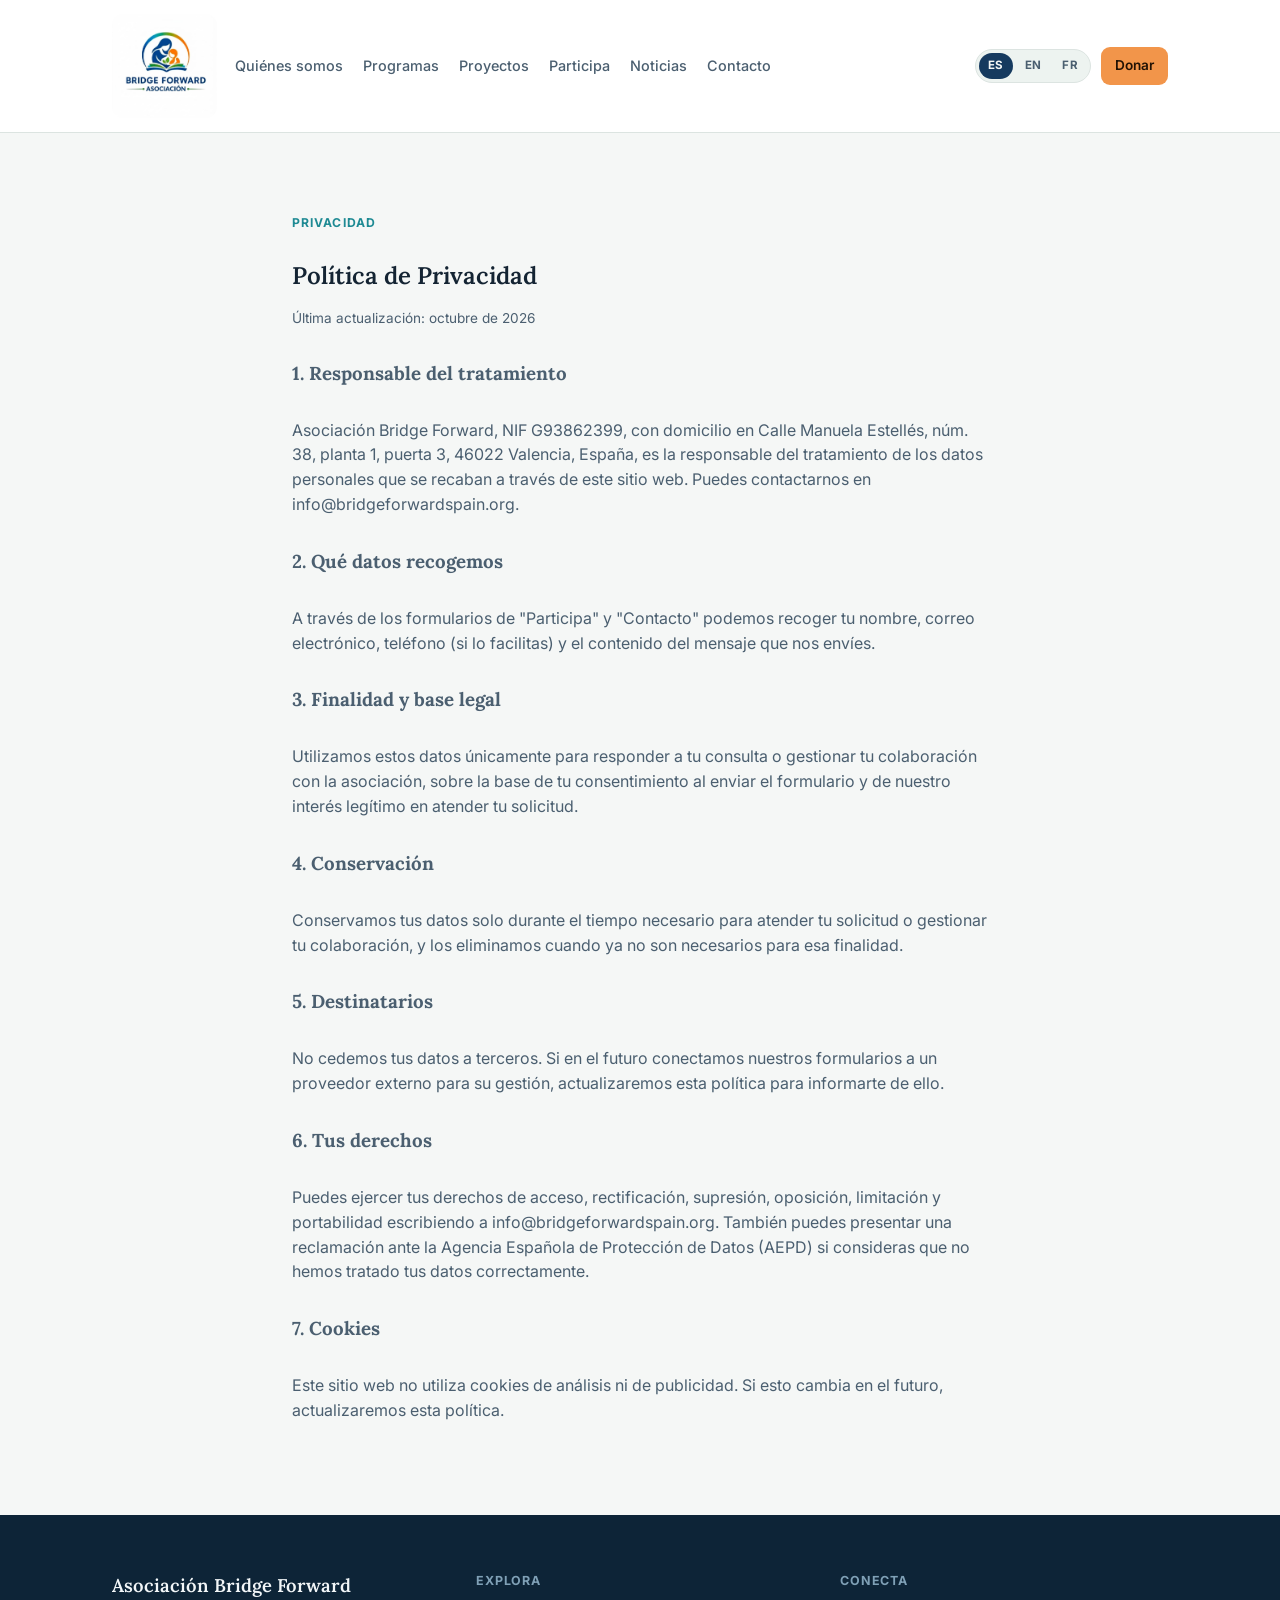
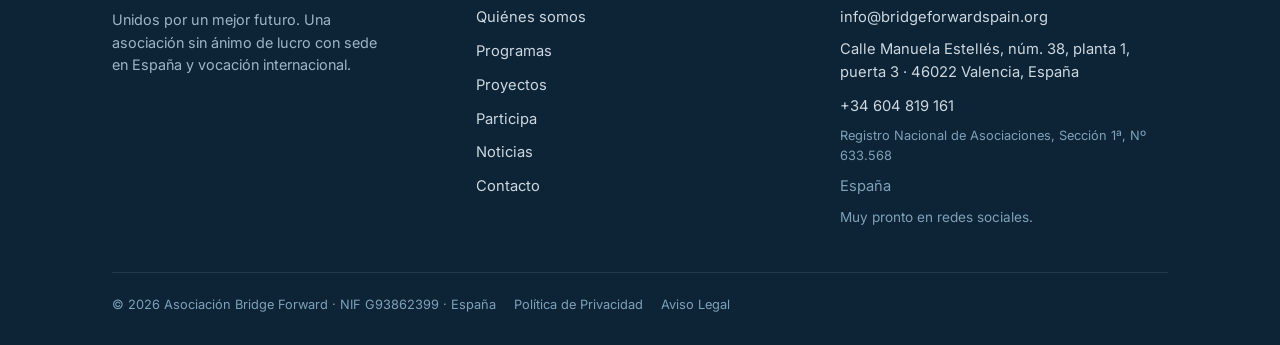
<file: privacy.html>
<!doctype html>
<html lang="es">
<head>
<meta charset="utf-8">
<meta name="viewport" content="width=device-width, initial-scale=1">
<title>Política de Privacidad · Asociación Bridge Forward</title>
<meta name="description" id="metaDescription" content="Asociación Bridge Forward es una organización sin ánimo de lucro comprometida con la dignidad humana, la protección, la educación y la creación de oportunidades para las personas y las comunidades.">
<link rel="icon" href="/favicon.ico" sizes="any">
<link rel="icon" type="image/png" sizes="16x16" href="assets/favicon-16.png">
<link rel="icon" type="image/png" sizes="32x32" href="assets/favicon-32.png">
<link rel="icon" type="image/png" sizes="512x512" href="assets/favicon-512.png">
<link rel="apple-touch-icon" href="assets/apple-touch-icon.png">
<link rel="preconnect" href="https://fonts.googleapis.com">
<link rel="preconnect" href="https://fonts.gstatic.com" crossorigin>
<link rel="stylesheet" href="https://fonts.googleapis.com/css2?family=Lora:ital,wght@0,400;0,500;0,600;0,700;1,500&family=Inter:wght@400;500;600;700&display=swap">
<link rel="stylesheet" href="styles.css">
</head>
<body>

<div style="width:100%;min-height:100vh;display:flex;flex-direction:column;background:var(--bg);color:var(--ink)">

<header style="background:var(--surface);border-bottom:1px solid var(--border)">
  <div style="max-width:1120px;margin-inline:auto;padding:14px clamp(20px,4vw,32px);display:flex;align-items:center;gap:18px;flex-wrap:wrap;row-gap:10px">
    <a href="index.html" style="display:flex;align-items:center;gap:10px;flex:none">
      <img src="assets/logo.jpg" alt="Asociación Bridge Forward" style="height:104px;width:auto;border-radius:12px">
    </a>
    <nav aria-label="Primary" style="display:flex;gap:20px;flex-wrap:wrap;font-size:.9rem;font-weight:500">
      <a href="about.html" style="color:var(--ink-soft)" data-i18n="nav.about">About</a>
      <a href="programs.html" style="color:var(--ink-soft)" data-i18n="nav.programs">Programs</a>
      <a href="projects.html" style="color:var(--ink-soft)" data-i18n="nav.projects">Projects</a>
      <a href="involved.html" style="color:var(--ink-soft)" data-i18n="nav.involved">Get Involved</a>
      <a href="news.html" style="color:var(--ink-soft)" data-i18n="nav.news">News</a>
      <a href="contact.html" style="color:var(--ink-soft)" data-i18n="nav.contact">Contact</a>
    </nav>
    <div style="display:flex;align-items:center;gap:10px;margin-left:auto">
      <div role="group" aria-label="Language" style="display:flex;gap:3px;background:var(--surface-alt);border:1px solid var(--border);border-radius:99px;padding:3px">
        <button type="button" class="lang-btn" id="langEs" onclick="setLanguage('es')">ES</button>
        <button type="button" class="lang-btn" id="langEn" onclick="setLanguage('en')">EN</button>
        <button type="button" class="lang-btn" id="langFr" onclick="setLanguage('fr')">FR</button>
      </div>
      <a href="donate.html" style="display:inline-flex;align-items:center;justify-content:center;border-radius:9px;font-weight:600;font-size:.85rem;padding:8px 14px;background:var(--orange);color:#221204" data-i18n="nav.donate">Donate</a>
    </div>
  </div>
</header>

<main>

  <section style="padding-block:76px">
    <div style="max-width:760px;margin-inline:auto;padding-inline:clamp(20px,4vw,32px)">
      <span style="display:inline-flex;align-items:center;gap:7px;font-size:.76rem;font-weight:700;letter-spacing:.09em;text-transform:uppercase;color:var(--teal);margin-bottom:14px" data-i18n="privacy.eyebrow">Legal</span>
      <h2 style="font-size:clamp(1.6rem,1.2rem+1.4vw,2.2rem);font-weight:600;margin:10px 0 8px" data-i18n="privacy.h2">Legal</h2>
      <p style="font-size:.85rem;color:var(--ink-soft);margin-bottom:30px" data-i18n="privacy.updated">Last updated</p>
      <div data-i18n-html="privacy.content" style="color:var(--ink-soft);font-size:1rem;display:flex;flex-direction:column;gap:14px">
      </div>
    </div>
  </section>

</main>

<footer style="background:var(--brand-deep);color:#CBD8E1">
  <div style="max-width:1120px;margin-inline:auto;padding:56px clamp(20px,4vw,32px) 30px">
    <div style="display:grid;gap:36px;grid-template-columns:repeat(auto-fit,minmax(220px,1fr))">
      <div>
        <span style="color:#F2F6F8;font-family:'Lora',serif;font-weight:600;font-size:1.15rem">Asociación Bridge Forward</span>
        <p style="margin-top:10px;font-size:.9rem;color:#9FB4C4;max-width:280px" data-i18n="footer.tagline">United for a better future.</p>
      </div>
      <div>
        <h5 style="font-size:.78rem;text-transform:uppercase;letter-spacing:.07em;color:#7FA0B6;margin:0 0 14px" data-i18n="footer.explore">Explore</h5>
        <ul style="list-style:none;margin:0;padding:0;display:flex;flex-direction:column;gap:9px">
          <li><a href="about.html" style="color:#CBD8E1;font-size:.92rem" data-i18n="nav.about">About</a></li>
          <li><a href="programs.html" style="color:#CBD8E1;font-size:.92rem" data-i18n="nav.programs">Programs</a></li>
          <li><a href="projects.html" style="color:#CBD8E1;font-size:.92rem" data-i18n="nav.projects">Projects</a></li>
          <li><a href="involved.html" style="color:#CBD8E1;font-size:.92rem" data-i18n="nav.involved">Get Involved</a></li>
          <li><a href="news.html" style="color:#CBD8E1;font-size:.92rem" data-i18n="nav.news">News</a></li>
          <li><a href="contact.html" style="color:#CBD8E1;font-size:.92rem" data-i18n="nav.contact">Contact</a></li>
        </ul>
      </div>
      <div>
        <h5 style="font-size:.78rem;text-transform:uppercase;letter-spacing:.07em;color:#7FA0B6;margin:0 0 14px" data-i18n="footer.connect">Connect</h5>
        <ul style="list-style:none;margin:0;padding:0;display:flex;flex-direction:column;gap:9px">
          <li><a href="mailto:info@bridgeforwardspain.org" style="color:#CBD8E1;font-size:.92rem">info@bridgeforwardspain.org</a></li>
          <li style="color:#CBD8E1;font-size:.92rem" data-i18n="contact.address">Calle Manuela Estellés, núm. 38, planta 1, puerta 3 · 46022 Valencia, España</li>
          <li><a href="tel:+34604819161" style="color:#CBD8E1;font-size:.92rem">+34 604 819 161</a></li>
          <li style="color:#7FA0B6;font-size:.8rem" data-i18n="contact.registration">Registro Nacional de Asociaciones, Sección 1ª, Nº 633.568</li>
          <li style="color:#7FA0B6;font-size:.92rem" data-i18n="footer.spain">Spain</li>
          <li style="color:#7FA0B6;font-size:.85rem" data-i18n="footer.followsoon">Follow us soon.</li>
        </ul>
      </div>
    </div>
    <div style="margin-top:44px;padding-top:22px;border-top:1px solid rgba(255,255,255,.09);font-size:.8rem;color:#7FA0B6;display:flex;flex-wrap:wrap;gap:6px 18px;align-items:center">
      <span data-i18n="footer.legal">© 2026 Asociación Bridge Forward · NIF G93862399 · Spain</span>
      <a href="privacy.html" style="color:#7FA0B6" data-i18n="footer.privacy">Privacy Policy</a>
      <a href="legal.html" style="color:#7FA0B6" data-i18n="footer.legalnotice">Legal Notice</a>
    </div>
  </div>
</footer>

</div>

<script>var PAGE_ID = "privacy";</script>
<script src="translations.js"></script>
</body>
</html>
</file>
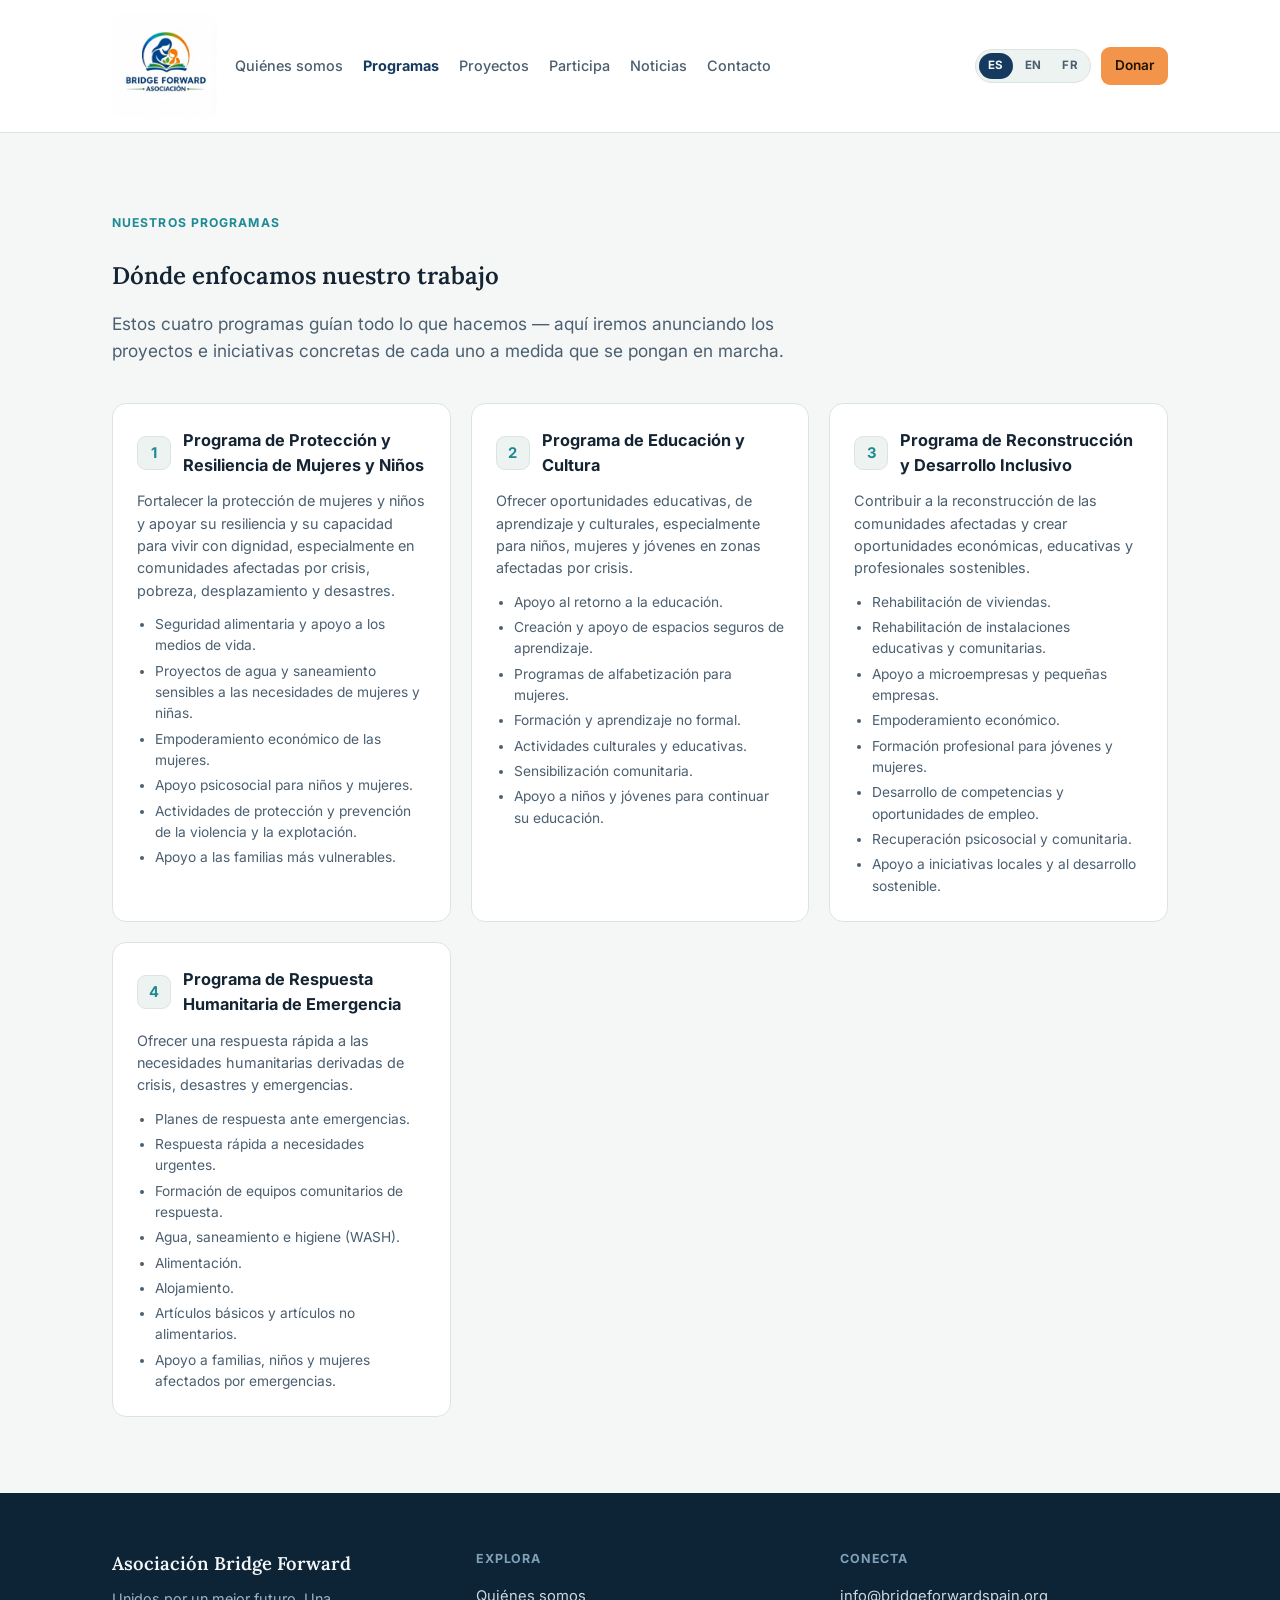
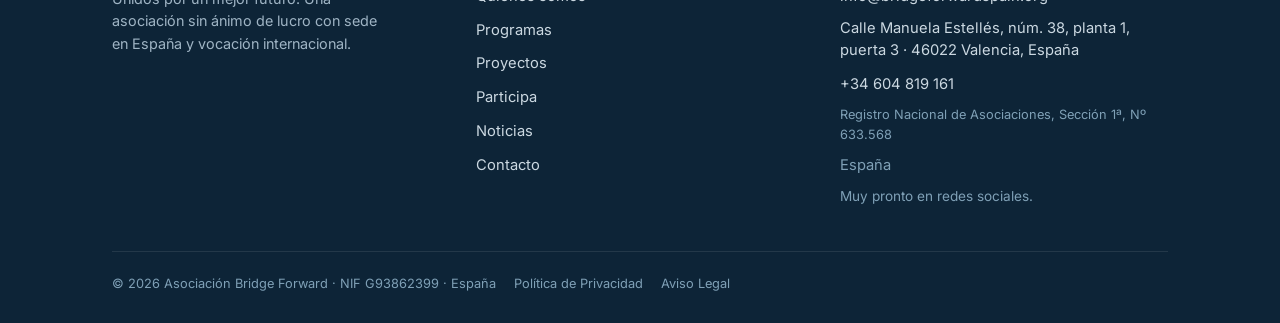
<file: programs.html>
<!doctype html>
<html lang="es">
<head>
<meta charset="utf-8">
<meta name="viewport" content="width=device-width, initial-scale=1">
<title>Programas · Asociación Bridge Forward</title>
<meta name="description" id="metaDescription" content="Asociación Bridge Forward es una organización sin ánimo de lucro comprometida con la dignidad humana, la protección, la educación y la creación de oportunidades para las personas y las comunidades.">
<link rel="icon" href="/favicon.ico" sizes="any">
<link rel="icon" type="image/png" sizes="16x16" href="assets/favicon-16.png">
<link rel="icon" type="image/png" sizes="32x32" href="assets/favicon-32.png">
<link rel="icon" type="image/png" sizes="512x512" href="assets/favicon-512.png">
<link rel="apple-touch-icon" href="assets/apple-touch-icon.png">
<link rel="preconnect" href="https://fonts.googleapis.com">
<link rel="preconnect" href="https://fonts.gstatic.com" crossorigin>
<link rel="stylesheet" href="https://fonts.googleapis.com/css2?family=Lora:ital,wght@0,400;0,500;0,600;0,700;1,500&family=Inter:wght@400;500;600;700&display=swap">
<link rel="stylesheet" href="styles.css">
</head>
<body>

<div style="width:100%;min-height:100vh;display:flex;flex-direction:column;background:var(--bg);color:var(--ink)">

<header style="background:var(--surface);border-bottom:1px solid var(--border)">
  <div style="max-width:1120px;margin-inline:auto;padding:14px clamp(20px,4vw,32px);display:flex;align-items:center;gap:18px;flex-wrap:wrap;row-gap:10px">
    <a href="index.html" style="display:flex;align-items:center;gap:10px;flex:none">
      <img src="assets/logo.jpg" alt="Asociación Bridge Forward" style="height:104px;width:auto;border-radius:12px">
    </a>
    <nav aria-label="Primary" style="display:flex;gap:20px;flex-wrap:wrap;font-size:.9rem;font-weight:500">
      <a href="about.html" style="color:var(--ink-soft)" data-i18n="nav.about">About</a>
      <a href="programs.html" style="color:var(--brand);font-weight:700" data-i18n="nav.programs">Programs</a>
      <a href="projects.html" style="color:var(--ink-soft)" data-i18n="nav.projects">Projects</a>
      <a href="involved.html" style="color:var(--ink-soft)" data-i18n="nav.involved">Get Involved</a>
      <a href="news.html" style="color:var(--ink-soft)" data-i18n="nav.news">News</a>
      <a href="contact.html" style="color:var(--ink-soft)" data-i18n="nav.contact">Contact</a>
    </nav>
    <div style="display:flex;align-items:center;gap:10px;margin-left:auto">
      <div role="group" aria-label="Language" style="display:flex;gap:3px;background:var(--surface-alt);border:1px solid var(--border);border-radius:99px;padding:3px">
        <button type="button" class="lang-btn" id="langEs" onclick="setLanguage('es')">ES</button>
        <button type="button" class="lang-btn" id="langEn" onclick="setLanguage('en')">EN</button>
        <button type="button" class="lang-btn" id="langFr" onclick="setLanguage('fr')">FR</button>
      </div>
      <a href="donate.html" style="display:inline-flex;align-items:center;justify-content:center;border-radius:9px;font-weight:600;font-size:.85rem;padding:8px 14px;background:var(--orange);color:#221204" data-i18n="nav.donate">Donate</a>
    </div>
  </div>
</header>

<main>

  <section id="programs" style="padding-block:76px">
    <div style="max-width:1120px;margin-inline:auto;padding-inline:clamp(20px,4vw,32px)">
      <div style="max-width:680px;margin-bottom:38px">
        <span style="display:inline-flex;align-items:center;gap:7px;font-size:.76rem;font-weight:700;letter-spacing:.09em;text-transform:uppercase;color:var(--teal);margin-bottom:14px" data-i18n="programs.eyebrow">Our Programs</span>
        <h2 style="font-size:clamp(1.6rem,1.2rem+1.4vw,2.2rem);font-weight:600;margin:10px 0 14px" data-i18n="programs.h2">Where We Focus</h2>
        <p style="font-size:1.08rem;color:var(--ink-soft)" data-i18n="programs.p">These four programs guide everything we do — we'll announce the specific projects and initiatives under each here as they launch.</p>
      </div>
      <div style="display:grid;gap:20px;grid-template-columns:repeat(auto-fit,minmax(280px,1fr))">
        <div style="background:var(--surface);border:1px solid var(--border);border-radius:14px;padding:24px;display:flex;flex-direction:column;gap:12px">
          <div style="display:flex;align-items:center;gap:12px">
            <span style="display:flex;flex-shrink:0;width:34px;height:34px;border-radius:9px;background:var(--surface-alt);border:1px solid var(--border);align-items:center;justify-content:center;color:var(--teal);font-weight:700;font-size:.92rem">1</span>
            <h4 style="font-size:1.02rem;font-weight:700;margin:0" data-i18n="programs.p1.title">Women and Child Protection and Resilience Program</h4>
          </div>
          <p style="margin:0;font-size:.9rem;color:var(--ink-soft)" data-i18n="programs.p1.objective">Strengthening the protection of women and children and supporting their resilience and ability to live with dignity, especially in communities affected by crises, poverty, displacement, and disasters.</p>
          <ul data-i18n-html="programs.p1.areas" style="margin:0;padding-left:18px;font-size:.86rem;color:var(--ink-soft);display:flex;flex-direction:column;gap:4px">
            <li>Food security and livelihood support</li>
            <li>Water and sanitation projects sensitive to the needs of women and girls</li>
            <li>Economic empowerment of women</li>
            <li>Psychosocial support for children and women</li>
            <li>Protection and prevention activities against violence and exploitation</li>
            <li>Support for the most vulnerable families</li>
          </ul>
        </div>
        <div style="background:var(--surface);border:1px solid var(--border);border-radius:14px;padding:24px;display:flex;flex-direction:column;gap:12px">
          <div style="display:flex;align-items:center;gap:12px">
            <span style="display:flex;flex-shrink:0;width:34px;height:34px;border-radius:9px;background:var(--surface-alt);border:1px solid var(--border);align-items:center;justify-content:center;color:var(--teal);font-weight:700;font-size:.92rem">2</span>
            <h4 style="font-size:1.02rem;font-weight:700;margin:0" data-i18n="programs.p2.title">Education and Culture Program</h4>
          </div>
          <p style="margin:0;font-size:.9rem;color:var(--ink-soft)" data-i18n="programs.p2.objective">Providing educational, learning, and cultural opportunities, especially for children, women, and youth in crisis-affected areas.</p>
          <ul data-i18n-html="programs.p2.areas" style="margin:0;padding-left:18px;font-size:.86rem;color:var(--ink-soft);display:flex;flex-direction:column;gap:4px">
            <li>Supporting return to school</li>
            <li>Establishing and supporting safe learning spaces</li>
            <li>Literacy programs for women</li>
            <li>Non-formal training and learning</li>
            <li>Cultural and educational activities</li>
            <li>Community awareness-raising</li>
            <li>Supporting children and youth in continuing their education</li>
          </ul>
        </div>
        <div style="background:var(--surface);border:1px solid var(--border);border-radius:14px;padding:24px;display:flex;flex-direction:column;gap:12px">
          <div style="display:flex;align-items:center;gap:12px">
            <span style="display:flex;flex-shrink:0;width:34px;height:34px;border-radius:9px;background:var(--surface-alt);border:1px solid var(--border);align-items:center;justify-content:center;color:var(--teal);font-weight:700;font-size:.92rem">3</span>
            <h4 style="font-size:1.02rem;font-weight:700;margin:0" data-i18n="programs.p3.title">Reconstruction and Inclusive Development Program</h4>
          </div>
          <p style="margin:0;font-size:.9rem;color:var(--ink-soft)" data-i18n="programs.p3.objective">Contributing to the reconstruction of affected communities and creating sustainable economic, educational, and professional opportunities.</p>
          <ul data-i18n-html="programs.p3.areas" style="margin:0;padding-left:18px;font-size:.86rem;color:var(--ink-soft);display:flex;flex-direction:column;gap:4px">
            <li>Housing rehabilitation</li>
            <li>Rehabilitation of educational and community facilities</li>
            <li>Support for micro and small enterprises</li>
            <li>Economic empowerment</li>
            <li>Vocational training for youth and women</li>
            <li>Skills development and employment opportunities</li>
            <li>Psychosocial and community recovery</li>
            <li>Support for local initiatives and sustainable development</li>
          </ul>
        </div>
        <div style="background:var(--surface);border:1px solid var(--border);border-radius:14px;padding:24px;display:flex;flex-direction:column;gap:12px">
          <div style="display:flex;align-items:center;gap:12px">
            <span style="display:flex;flex-shrink:0;width:34px;height:34px;border-radius:9px;background:var(--surface-alt);border:1px solid var(--border);align-items:center;justify-content:center;color:var(--teal);font-weight:700;font-size:.92rem">4</span>
            <h4 style="font-size:1.02rem;font-weight:700;margin:0" data-i18n="programs.p4.title">Humanitarian Emergency Response Program</h4>
          </div>
          <p style="margin:0;font-size:.9rem;color:var(--ink-soft)" data-i18n="programs.p4.objective">Providing a rapid response to humanitarian needs resulting from crises, disasters, and emergencies.</p>
          <ul data-i18n-html="programs.p4.areas" style="margin:0;padding-left:18px;font-size:.86rem;color:var(--ink-soft);display:flex;flex-direction:column;gap:4px">
            <li>Emergency response plans</li>
            <li>Rapid response to urgent needs</li>
            <li>Training of community response teams</li>
            <li>Water, sanitation, and hygiene (WASH)</li>
            <li>Food</li>
            <li>Shelter</li>
            <li>Basic and non-food items</li>
            <li>Support for families, children, and women affected by emergencies</li>
          </ul>
        </div>
      </div>
    </div>
  </section>

</main>

<footer style="background:var(--brand-deep);color:#CBD8E1">
  <div style="max-width:1120px;margin-inline:auto;padding:56px clamp(20px,4vw,32px) 30px">
    <div style="display:grid;gap:36px;grid-template-columns:repeat(auto-fit,minmax(220px,1fr))">
      <div>
        <span style="color:#F2F6F8;font-family:'Lora',serif;font-weight:600;font-size:1.15rem">Asociación Bridge Forward</span>
        <p style="margin-top:10px;font-size:.9rem;color:#9FB4C4;max-width:280px" data-i18n="footer.tagline">United for a better future.</p>
      </div>
      <div>
        <h5 style="font-size:.78rem;text-transform:uppercase;letter-spacing:.07em;color:#7FA0B6;margin:0 0 14px" data-i18n="footer.explore">Explore</h5>
        <ul style="list-style:none;margin:0;padding:0;display:flex;flex-direction:column;gap:9px">
          <li><a href="about.html" style="color:#CBD8E1;font-size:.92rem" data-i18n="nav.about">About</a></li>
          <li><a href="programs.html" style="color:#CBD8E1;font-size:.92rem" data-i18n="nav.programs">Programs</a></li>
          <li><a href="projects.html" style="color:#CBD8E1;font-size:.92rem" data-i18n="nav.projects">Projects</a></li>
          <li><a href="involved.html" style="color:#CBD8E1;font-size:.92rem" data-i18n="nav.involved">Get Involved</a></li>
          <li><a href="news.html" style="color:#CBD8E1;font-size:.92rem" data-i18n="nav.news">News</a></li>
          <li><a href="contact.html" style="color:#CBD8E1;font-size:.92rem" data-i18n="nav.contact">Contact</a></li>
        </ul>
      </div>
      <div>
        <h5 style="font-size:.78rem;text-transform:uppercase;letter-spacing:.07em;color:#7FA0B6;margin:0 0 14px" data-i18n="footer.connect">Connect</h5>
        <ul style="list-style:none;margin:0;padding:0;display:flex;flex-direction:column;gap:9px">
          <li><a href="mailto:info@bridgeforwardspain.org" style="color:#CBD8E1;font-size:.92rem">info@bridgeforwardspain.org</a></li>
          <li style="color:#CBD8E1;font-size:.92rem" data-i18n="contact.address">Calle Manuela Estellés, núm. 38, planta 1, puerta 3 · 46022 Valencia, España</li>
          <li><a href="tel:+34604819161" style="color:#CBD8E1;font-size:.92rem">+34 604 819 161</a></li>
          <li style="color:#7FA0B6;font-size:.8rem" data-i18n="contact.registration">Registro Nacional de Asociaciones, Sección 1ª, Nº 633.568</li>
          <li style="color:#7FA0B6;font-size:.92rem" data-i18n="footer.spain">Spain</li>
          <li style="color:#7FA0B6;font-size:.85rem" data-i18n="footer.followsoon">Follow us soon.</li>
        </ul>
      </div>
    </div>
    <div style="margin-top:44px;padding-top:22px;border-top:1px solid rgba(255,255,255,.09);font-size:.8rem;color:#7FA0B6;display:flex;flex-wrap:wrap;gap:6px 18px;align-items:center">
      <span data-i18n="footer.legal">© 2026 Asociación Bridge Forward · NIF G93862399 · Spain</span>
      <a href="privacy.html" style="color:#7FA0B6" data-i18n="footer.privacy">Privacy Policy</a>
      <a href="legal.html" style="color:#7FA0B6" data-i18n="footer.legalnotice">Legal Notice</a>
    </div>
  </div>
</footer>

</div>

<script>var PAGE_ID = "programs";</script>
<script src="translations.js"></script>
</body>
</html>
</file>
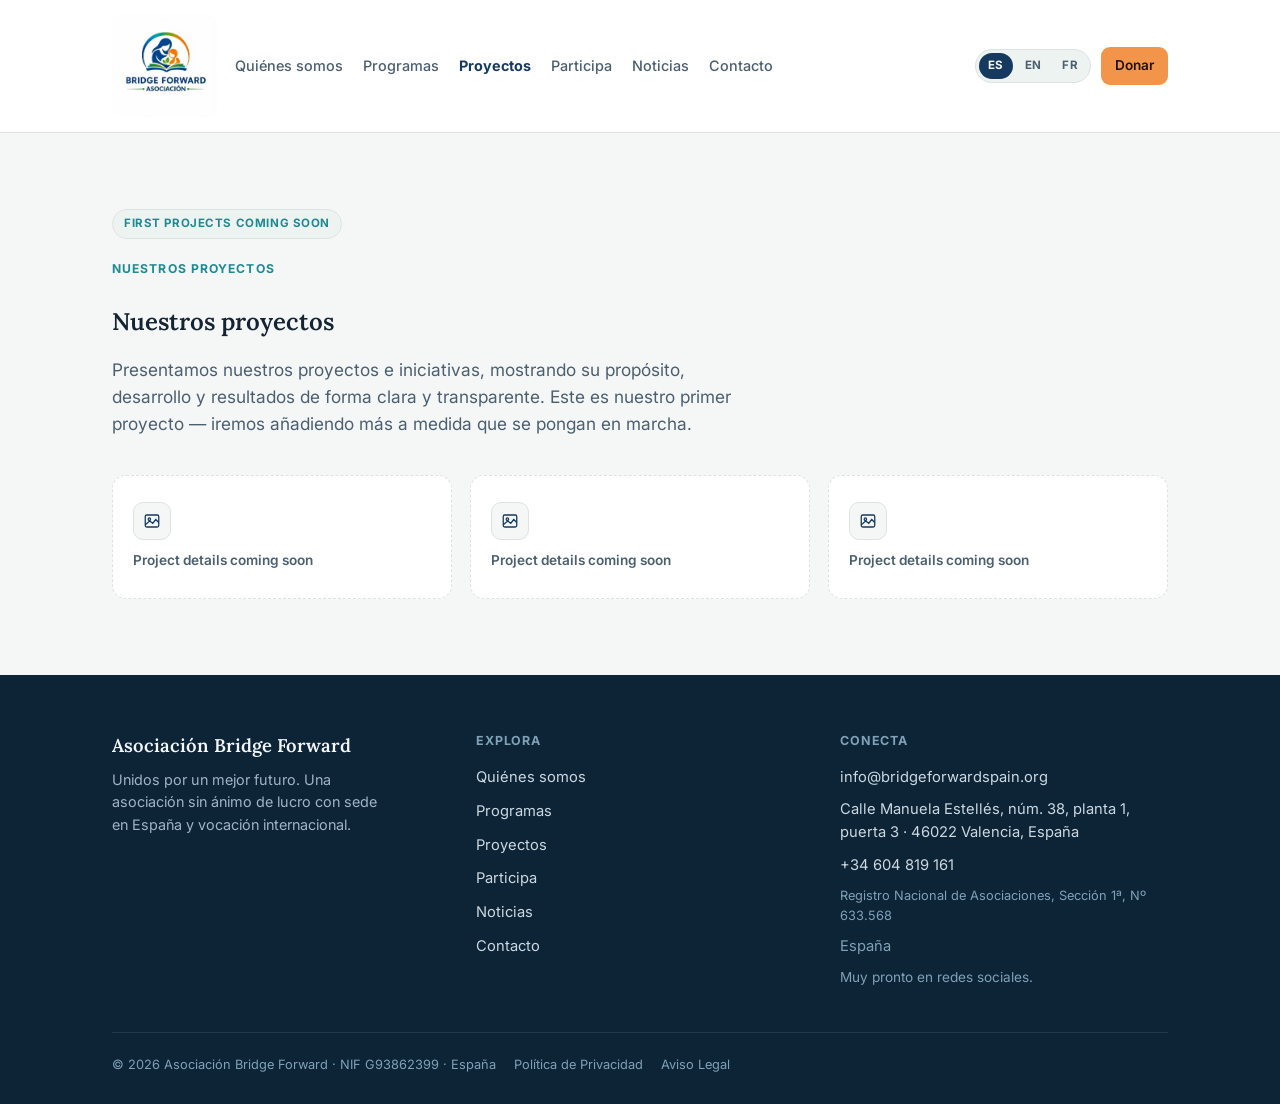
<file: projects.html>
<!doctype html>
<html lang="es">
<head>
<meta charset="utf-8">
<meta name="viewport" content="width=device-width, initial-scale=1">
<title>Proyectos · Asociación Bridge Forward</title>
<meta name="description" id="metaDescription" content="Asociación Bridge Forward es una organización sin ánimo de lucro comprometida con la dignidad humana, la protección, la educación y la creación de oportunidades para las personas y las comunidades.">
<link rel="icon" href="/favicon.ico" sizes="any">
<link rel="icon" type="image/png" sizes="16x16" href="assets/favicon-16.png">
<link rel="icon" type="image/png" sizes="32x32" href="assets/favicon-32.png">
<link rel="icon" type="image/png" sizes="512x512" href="assets/favicon-512.png">
<link rel="apple-touch-icon" href="assets/apple-touch-icon.png">
<link rel="preconnect" href="https://fonts.googleapis.com">
<link rel="preconnect" href="https://fonts.gstatic.com" crossorigin>
<link rel="stylesheet" href="https://fonts.googleapis.com/css2?family=Lora:ital,wght@0,400;0,500;0,600;0,700;1,500&family=Inter:wght@400;500;600;700&display=swap">
<link rel="stylesheet" href="styles.css">
</head>
<body>

<div style="width:100%;min-height:100vh;display:flex;flex-direction:column;background:var(--bg);color:var(--ink)">

<header style="background:var(--surface);border-bottom:1px solid var(--border)">
  <div style="max-width:1120px;margin-inline:auto;padding:14px clamp(20px,4vw,32px);display:flex;align-items:center;gap:18px;flex-wrap:wrap;row-gap:10px">
    <a href="index.html" style="display:flex;align-items:center;gap:10px;flex:none">
      <img src="assets/logo.jpg" alt="Asociación Bridge Forward" style="height:104px;width:auto;border-radius:12px">
    </a>
    <nav aria-label="Primary" style="display:flex;gap:20px;flex-wrap:wrap;font-size:.9rem;font-weight:500">
      <a href="about.html" style="color:var(--ink-soft)" data-i18n="nav.about">About</a>
      <a href="programs.html" style="color:var(--ink-soft)" data-i18n="nav.programs">Programs</a>
      <a href="projects.html" style="color:var(--brand);font-weight:700" data-i18n="nav.projects">Projects</a>
      <a href="involved.html" style="color:var(--ink-soft)" data-i18n="nav.involved">Get Involved</a>
      <a href="news.html" style="color:var(--ink-soft)" data-i18n="nav.news">News</a>
      <a href="contact.html" style="color:var(--ink-soft)" data-i18n="nav.contact">Contact</a>
    </nav>
    <div style="display:flex;align-items:center;gap:10px;margin-left:auto">
      <div role="group" aria-label="Language" style="display:flex;gap:3px;background:var(--surface-alt);border:1px solid var(--border);border-radius:99px;padding:3px">
        <button type="button" class="lang-btn" id="langEs" onclick="setLanguage('es')">ES</button>
        <button type="button" class="lang-btn" id="langEn" onclick="setLanguage('en')">EN</button>
        <button type="button" class="lang-btn" id="langFr" onclick="setLanguage('fr')">FR</button>
      </div>
      <a href="donate.html" style="display:inline-flex;align-items:center;justify-content:center;border-radius:9px;font-weight:600;font-size:.85rem;padding:8px 14px;background:var(--orange);color:#221204" data-i18n="nav.donate">Donate</a>
    </div>
  </div>
</header>

<main>

  <section id="projects" style="padding-block:76px">
    <div style="max-width:1120px;margin-inline:auto;padding-inline:clamp(20px,4vw,32px)">
      <div style="max-width:640px;margin-bottom:38px">
        <span style="display:inline-block;font-size:.72rem;font-weight:700;letter-spacing:.05em;text-transform:uppercase;background:var(--surface-alt);color:var(--teal);border:1px solid var(--border);padding:5px 11px;border-radius:99px;margin-bottom:16px" data-i18n="projects.badge">First Projects Coming Soon</span><br>
        <span style="display:inline-flex;align-items:center;gap:7px;font-size:.76rem;font-weight:700;letter-spacing:.09em;text-transform:uppercase;color:var(--teal);margin-bottom:14px" data-i18n="projects.eyebrow">Our Projects</span>
        <h2 style="font-size:clamp(1.6rem,1.2rem+1.4vw,2.2rem);font-weight:600;margin:10px 0 14px" data-i18n="projects.h2">Our Projects</h2>
        <p style="font-size:1.08rem;color:var(--ink-soft)" data-i18n="projects.p">This is where we'll present our projects.</p>
      </div>
      <div style="display:grid;gap:18px;grid-template-columns:repeat(auto-fit,minmax(220px,1fr))">
        <div style="border:1.5px dashed var(--border);border-radius:14px;padding:26px 20px;display:flex;flex-direction:column;align-items:flex-start;gap:10px;color:var(--ink-soft);background:var(--surface)">
          <span style="display:flex;width:38px;height:38px;border-radius:10px;background:var(--bg);border:1px solid var(--border);align-items:center;justify-content:center;color:var(--brand)"><svg width="18" height="18" viewBox="0 0 24 24" style="fill:none;stroke:currentColor;stroke-width:1.7"><rect x="3" y="4" width="18" height="16" rx="2"></rect><circle cx="8.5" cy="9.5" r="1.6"></circle><path d="M3,17 L9,12 L13,15 L17,10 L21,14"></path></svg></span>
          <span style="font-size:.85rem;font-weight:600" data-i18n="projects.card">Project details coming soon</span>
        </div>
        <div style="border:1.5px dashed var(--border);border-radius:14px;padding:26px 20px;display:flex;flex-direction:column;align-items:flex-start;gap:10px;color:var(--ink-soft);background:var(--surface)">
          <span style="display:flex;width:38px;height:38px;border-radius:10px;background:var(--bg);border:1px solid var(--border);align-items:center;justify-content:center;color:var(--brand)"><svg width="18" height="18" viewBox="0 0 24 24" style="fill:none;stroke:currentColor;stroke-width:1.7"><rect x="3" y="4" width="18" height="16" rx="2"></rect><circle cx="8.5" cy="9.5" r="1.6"></circle><path d="M3,17 L9,12 L13,15 L17,10 L21,14"></path></svg></span>
          <span style="font-size:.85rem;font-weight:600" data-i18n="projects.card">Project details coming soon</span>
        </div>
        <div style="border:1.5px dashed var(--border);border-radius:14px;padding:26px 20px;display:flex;flex-direction:column;align-items:flex-start;gap:10px;color:var(--ink-soft);background:var(--surface)">
          <span style="display:flex;width:38px;height:38px;border-radius:10px;background:var(--bg);border:1px solid var(--border);align-items:center;justify-content:center;color:var(--brand)"><svg width="18" height="18" viewBox="0 0 24 24" style="fill:none;stroke:currentColor;stroke-width:1.7"><rect x="3" y="4" width="18" height="16" rx="2"></rect><circle cx="8.5" cy="9.5" r="1.6"></circle><path d="M3,17 L9,12 L13,15 L17,10 L21,14"></path></svg></span>
          <span style="font-size:.85rem;font-weight:600" data-i18n="projects.card">Project details coming soon</span>
        </div>
      </div>
    </div>
  </section>

</main>

<footer style="background:var(--brand-deep);color:#CBD8E1">
  <div style="max-width:1120px;margin-inline:auto;padding:56px clamp(20px,4vw,32px) 30px">
    <div style="display:grid;gap:36px;grid-template-columns:repeat(auto-fit,minmax(220px,1fr))">
      <div>
        <span style="color:#F2F6F8;font-family:'Lora',serif;font-weight:600;font-size:1.15rem">Asociación Bridge Forward</span>
        <p style="margin-top:10px;font-size:.9rem;color:#9FB4C4;max-width:280px" data-i18n="footer.tagline">United for a better future.</p>
      </div>
      <div>
        <h5 style="font-size:.78rem;text-transform:uppercase;letter-spacing:.07em;color:#7FA0B6;margin:0 0 14px" data-i18n="footer.explore">Explore</h5>
        <ul style="list-style:none;margin:0;padding:0;display:flex;flex-direction:column;gap:9px">
          <li><a href="about.html" style="color:#CBD8E1;font-size:.92rem" data-i18n="nav.about">About</a></li>
          <li><a href="programs.html" style="color:#CBD8E1;font-size:.92rem" data-i18n="nav.programs">Programs</a></li>
          <li><a href="projects.html" style="color:#CBD8E1;font-size:.92rem" data-i18n="nav.projects">Projects</a></li>
          <li><a href="involved.html" style="color:#CBD8E1;font-size:.92rem" data-i18n="nav.involved">Get Involved</a></li>
          <li><a href="news.html" style="color:#CBD8E1;font-size:.92rem" data-i18n="nav.news">News</a></li>
          <li><a href="contact.html" style="color:#CBD8E1;font-size:.92rem" data-i18n="nav.contact">Contact</a></li>
        </ul>
      </div>
      <div>
        <h5 style="font-size:.78rem;text-transform:uppercase;letter-spacing:.07em;color:#7FA0B6;margin:0 0 14px" data-i18n="footer.connect">Connect</h5>
        <ul style="list-style:none;margin:0;padding:0;display:flex;flex-direction:column;gap:9px">
          <li><a href="mailto:info@bridgeforwardspain.org" style="color:#CBD8E1;font-size:.92rem">info@bridgeforwardspain.org</a></li>
          <li style="color:#CBD8E1;font-size:.92rem" data-i18n="contact.address">Calle Manuela Estellés, núm. 38, planta 1, puerta 3 · 46022 Valencia, España</li>
          <li><a href="tel:+34604819161" style="color:#CBD8E1;font-size:.92rem">+34 604 819 161</a></li>
          <li style="color:#7FA0B6;font-size:.8rem" data-i18n="contact.registration">Registro Nacional de Asociaciones, Sección 1ª, Nº 633.568</li>
          <li style="color:#7FA0B6;font-size:.92rem" data-i18n="footer.spain">Spain</li>
          <li style="color:#7FA0B6;font-size:.85rem" data-i18n="footer.followsoon">Follow us soon.</li>
        </ul>
      </div>
    </div>
    <div style="margin-top:44px;padding-top:22px;border-top:1px solid rgba(255,255,255,.09);font-size:.8rem;color:#7FA0B6;display:flex;flex-wrap:wrap;gap:6px 18px;align-items:center">
      <span data-i18n="footer.legal">© 2026 Asociación Bridge Forward · NIF G93862399 · Spain</span>
      <a href="privacy.html" style="color:#7FA0B6" data-i18n="footer.privacy">Privacy Policy</a>
      <a href="legal.html" style="color:#7FA0B6" data-i18n="footer.legalnotice">Legal Notice</a>
    </div>
  </div>
</footer>

</div>

<script>var PAGE_ID = "projects";</script>
<script src="translations.js"></script>
</body>
</html>
</file>
<file: styles.css>
:root{
  --bg:#F5F7F6; --surface:#FFFFFF; --surface-alt:#EDF3F0; --ink:#142433; --ink-soft:#4B5F70;
  --brand:#163A5F; --brand-deep:#0D2437; --teal:#1E8A93; --green:#3AA267; --orange:#F2954A; --orange-deep:#D97A2E;
  --border:#DCE4E1; --shadow:0 1px 2px rgba(14,36,55,.06), 0 8px 24px -12px rgba(14,36,55,.22);
}
*{box-sizing:border-box}
body{margin:0;background:var(--bg);color:var(--ink);font-family:"Inter",system-ui,-apple-system,"Segoe UI",sans-serif;line-height:1.55;-webkit-font-smoothing:antialiased}
h1,h2,h3{font-family:"Lora",Georgia,serif;margin:0;text-wrap:balance}
a{color:var(--brand);text-decoration:none}
a:hover{color:var(--orange-deep)}
button,input,select,textarea{font:inherit}
img,svg{display:block;max-width:100%}
input,select,textarea{width:100%;border:1px solid var(--border);border-radius:8px;background:var(--bg);color:var(--ink);padding:10px 12px}
textarea{resize:vertical;min-height:90px}
:focus-visible{outline:2.5px solid var(--orange);outline-offset:3px;border-radius:4px}
.lang-btn{border:0;background:none;font:inherit;font-size:.72rem;font-weight:700;letter-spacing:.03em;padding:4px 9px;border-radius:99px;color:var(--ink-soft);cursor:pointer}
.lang-btn.active{background:var(--brand);color:#F5F7F6;cursor:default}
</file>
